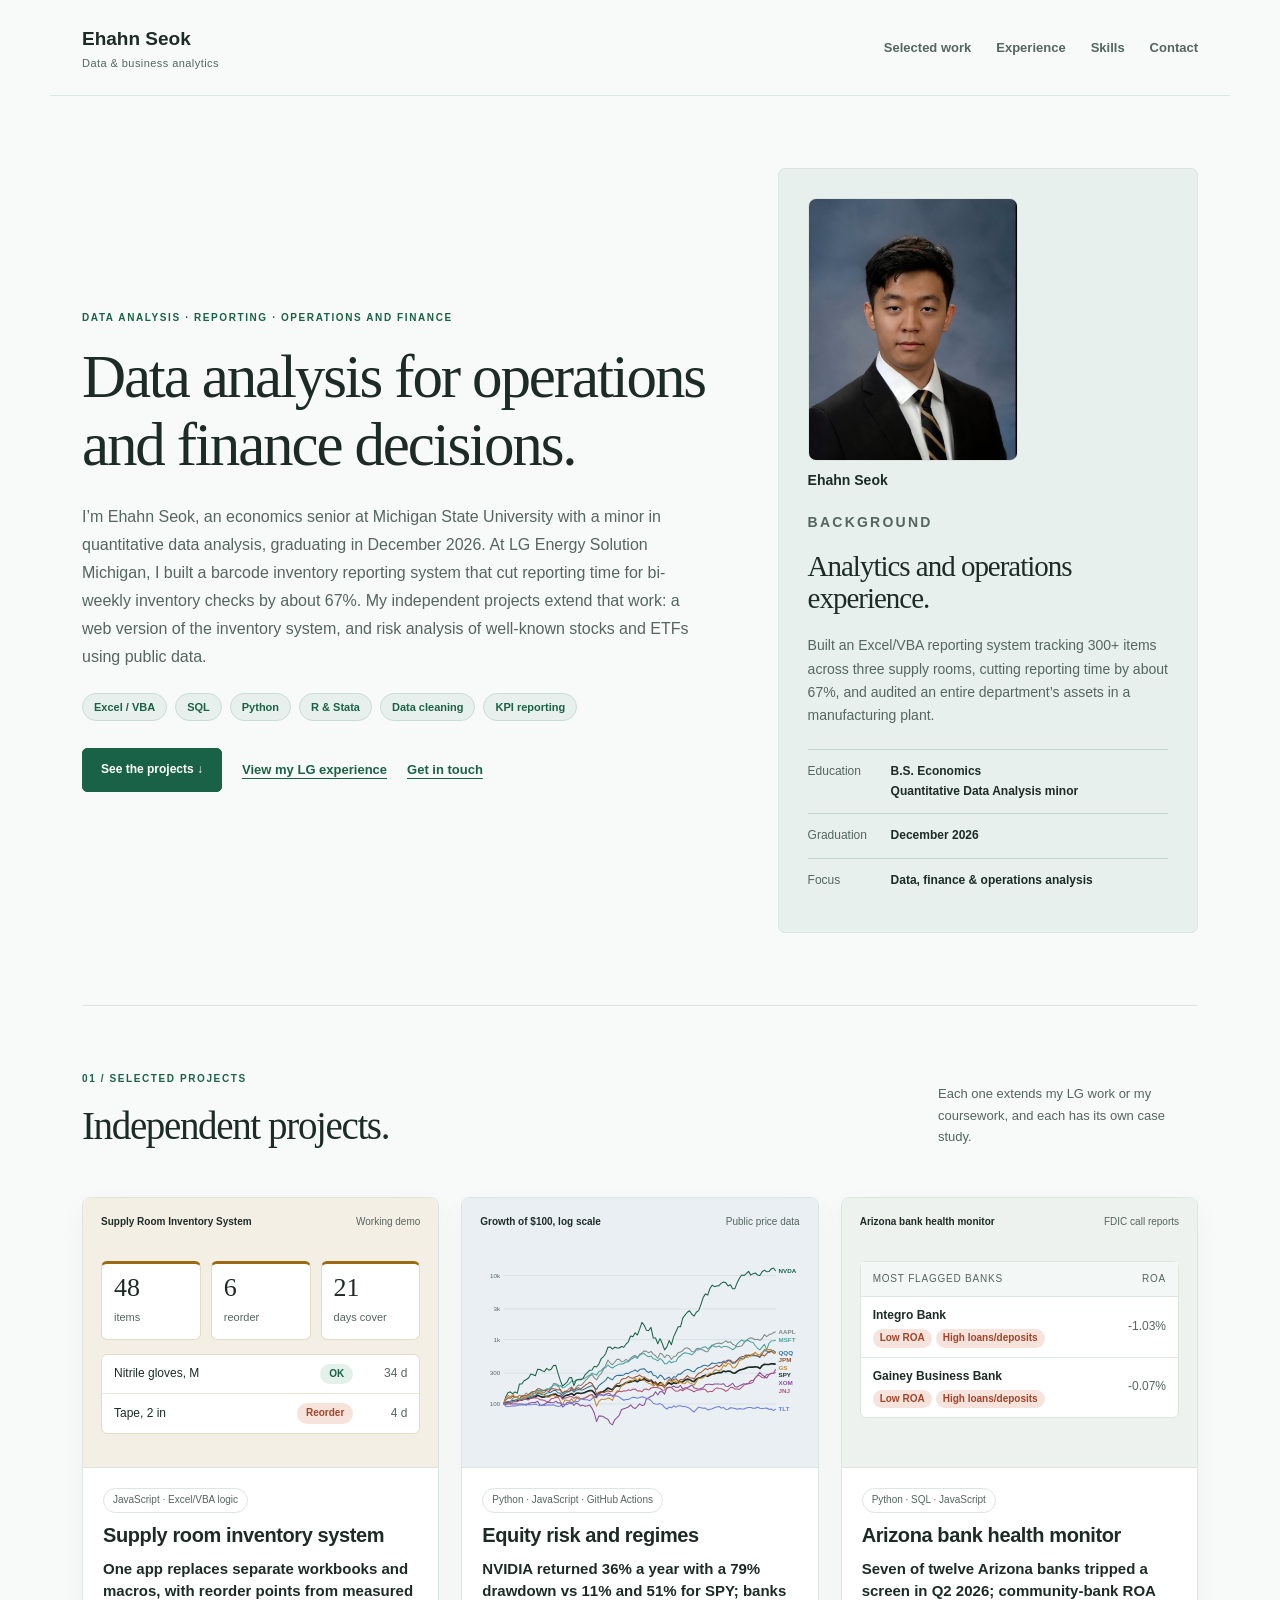
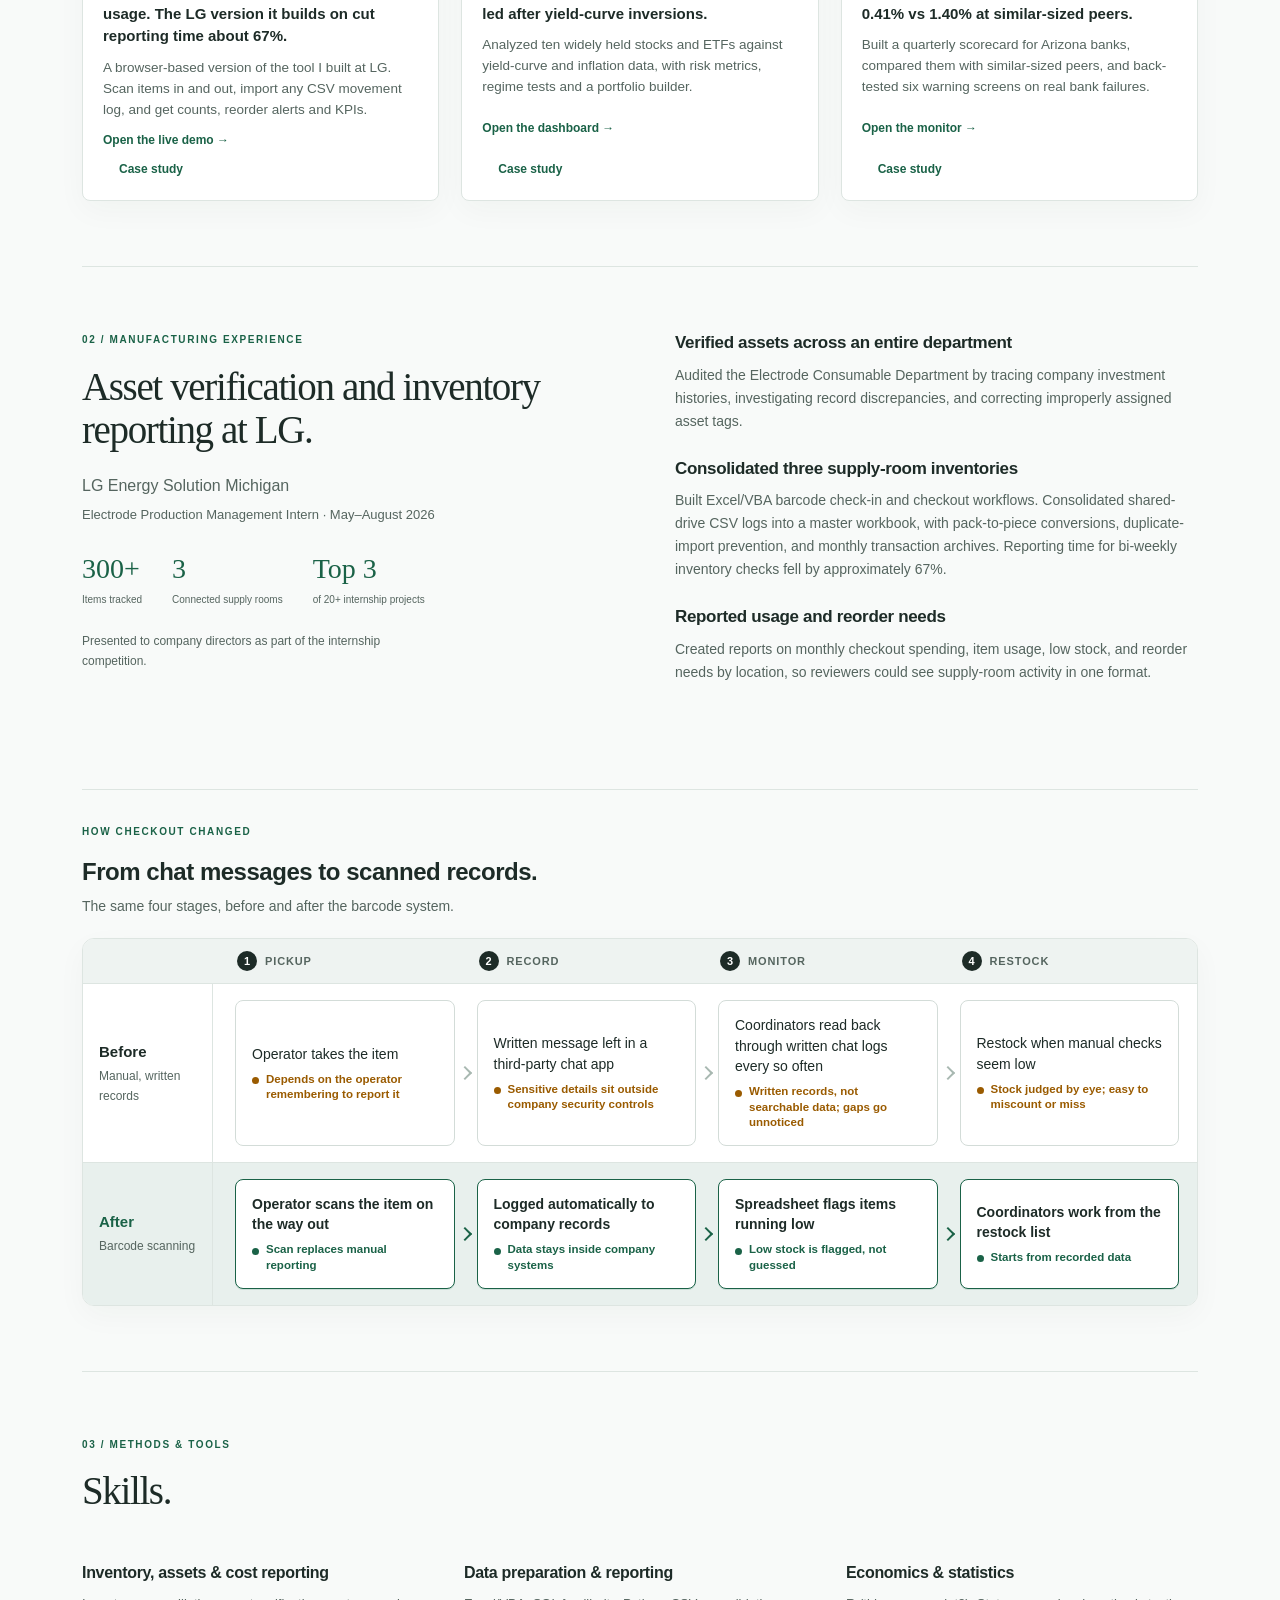
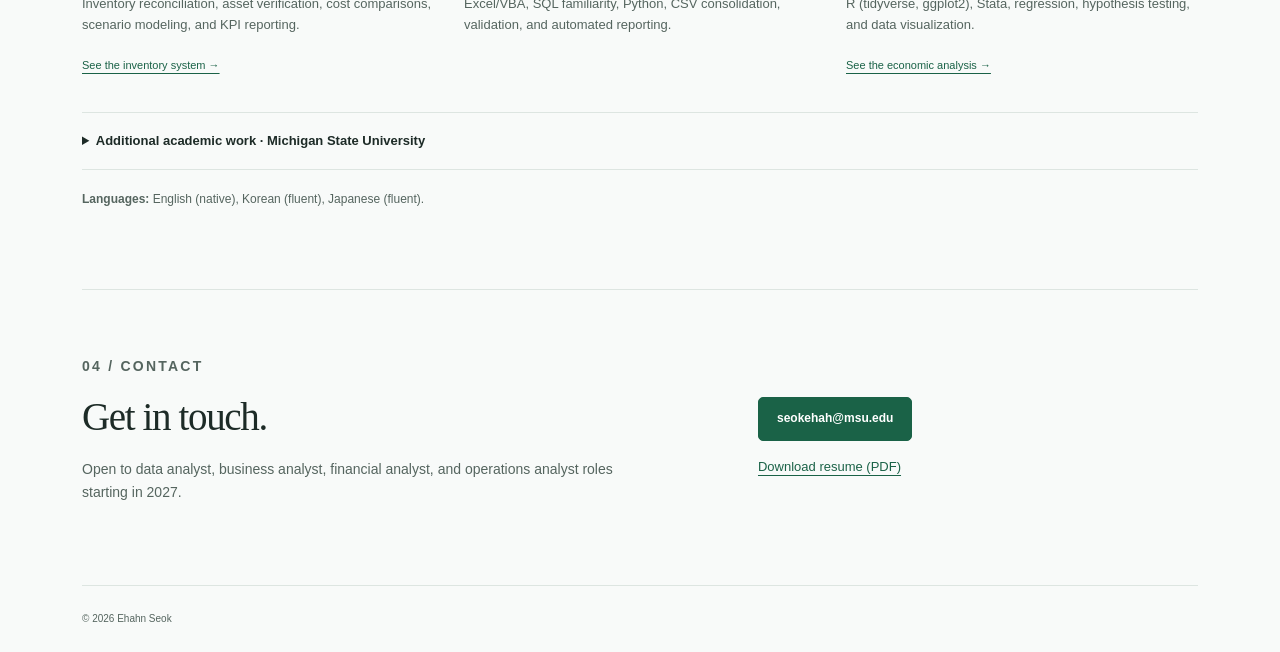
<file: index.html>
<!doctype html>
<html lang="en">
<head>
<meta charset="utf-8"><meta name="viewport" content="width=device-width, initial-scale=1">
<title>Ehahn Seok | Data & Business Analytics</title>
<meta name="description" content="Ehahn Seok’s data analysis portfolio: a barcode inventory reporting system, real public-data projects in SQL, Python and JavaScript, and documented economic research.">
<meta property="og:title" content="Ehahn Seok | Data & Business Analytics"><meta property="og:description" content="Inventory systems, bank health monitoring and equity risk analysis built with Excel/VBA, Python, JavaScript and public data.">
<link rel="stylesheet" href="style.css?v=pf10"><script src="findings.js?v=16" defer></script><script src="portfolio.js?v=13" defer></script>
<link rel="icon" href="favicon.ico?v=g9c7u4w3" type="image/x-icon">
<link rel="icon" type="image/png" sizes="32x32" href="favicon-32x32.png?v=g9c7u4w3">
<link rel="icon" type="image/png" sizes="16x16" href="favicon-16x16.png?v=g9c7u4w3">
<link rel="apple-touch-icon" sizes="180x180" href="apple-touch-icon.png?v=g9c7u4w3">
<link rel="manifest" href="site.webmanifest?v=g9c7u4w3">
<meta name="theme-color" content="#1a6247">
</head><body>
<a class="skip-link" href="#main">Skip to content</a>
<header class="site-header"><a class="brand" href="#top">Ehahn Seok<span>Data & business analytics</span></a><nav aria-label="Main navigation"><a href="#projects">Selected work</a><a href="#experience">Experience</a><a href="#skills">Skills</a><a href="#contact">Contact</a></nav></header>
<main id="main"><div id="top"></div>
<section class="hero"><div><p class="eyebrow">Data analysis · Reporting · Operations and finance</p><h1>Data analysis for operations and finance decisions.</h1><p class="lead">I’m Ehahn Seok, an economics senior at Michigan State University with a minor in quantitative data analysis, graduating in December 2026. At LG Energy Solution Michigan, I built a barcode inventory reporting system that cut reporting time for bi-weekly inventory checks by about 67%. My independent projects extend that work: a web version of the inventory system, and risk analysis of well-known stocks and ETFs using public data.</p><ul class="chips" aria-label="Core tools"><li>Excel / VBA</li><li>SQL</li><li>Python</li><li>R &amp; Stata</li><li>Data cleaning</li><li>KPI reporting</li></ul><div class="cta"><a class="btn primary" href="#projects">See the projects <span aria-hidden="true">↓</span></a><a class="text-link" href="#experience">View my LG experience</a><a class="text-link" href="mailto:seokehah@msu.edu">Get in touch</a></div></div><aside class="profile"><figure class="portrait-fig"><img class="portrait" src="assets/ehahn-seok.png" width="403" height="597" alt="Portrait of Ehahn Seok in a dark suit and striped tie" decoding="async"><figcaption><strong>Ehahn Seok</strong></figcaption></figure><p class="eyebrow">Background</p><h2>Analytics and operations experience.</h2><p>Built an Excel/VBA reporting system tracking 300+ items across three supply rooms, cutting reporting time by about 67%, and audited an entire department’s assets in a manufacturing plant.</p><dl><div><dt>Education</dt><dd>B.S. Economics<br>Quantitative Data Analysis minor</dd></div><div><dt>Graduation</dt><dd>December 2026</dd></div><div><dt>Focus</dt><dd>Data, finance & operations analysis</dd></div></dl></aside></section>
<section id="projects"><div class="section-heading"><div><p class="eyebrow">01 / Selected projects</p><h2>Independent projects.</h2></div><p>Each one extends my LG work or my coursework, and each has its own case study.</p></div>
<div class="pgrid">
<article class="pcard"><a class="pvis inv-visual" href="inventory-system.html" aria-label="Open the inventory system demo"><div class="visual-heading"><span>Supply Room Inventory System</span><span>Working demo</span></div><div class="inv-kpis"><div><b>48</b><small>items</small></div><div><b>6</b><small>reorder</small></div><div><b>21</b><small>days cover</small></div></div><div class="inv-rows"><div><span>Nitrile gloves, M</span><i class="p ok">OK</i><em>34 d</em></div><div><span>Tape, 2 in</span><i class="p bad">Reorder</i><em>4 d</em></div></div></a>
<div class="pbody"><span class="badge">JavaScript · Excel/VBA logic</span><h3>Supply room inventory system</h3><p class="presult">One app replaces separate workbooks and macros, with reorder points from measured usage. The LG version it builds on cut reporting time about 67%.</p><p class="pdesc">A browser-based version of the tool I built at LG. Scan items in and out, import any CSV movement log, and get counts, reorder alerts and KPIs.</p><a class="pmore" href="inventory-system.html">Open the live demo →</a> <a class="pmore" href="case-inventory.html" style="margin-left:16px">Case study</a></div></article>
<article class="pcard"><a class="pvis macro-visual" href="equity-risk.html" aria-label="Open the equity risk dashboard"><div class="visual-heading"><span>Growth of $100, log scale</span><span>Public price data</span></div><div id="macro-chart" class="macro-chart"><p>View the full time series in the project.</p></div></a>
<div class="pbody"><span class="badge">Python · JavaScript · GitHub Actions</span><h3>Equity risk and regimes</h3><p class="presult" id="eq-result">NVIDIA returned 36% a year with a 79% drawdown vs 11% and 51% for SPY; banks led after yield-curve inversions.</p><p class="pdesc">Analyzed ten widely held stocks and ETFs against yield-curve and inflation data, with risk metrics, regime tests and a portfolio builder.</p><a class="pmore" href="equity-risk.html">Open the dashboard →</a> <a class="pmore" href="case-equity.html" style="margin-left:16px">Case study</a></div></article>
<article class="pcard"><a class="pvis bank-visual" href="bank-monitor.html" aria-label="Open the bank health monitor"><div class="visual-heading"><span>Arizona bank health monitor</span><span>FDIC call reports</span></div><div id="bank-viz" class="asset-example"><div><span>01</span><strong>Pull quarterly call reports</strong><small>Arizona banks, similar-sized peers, ten largest banks</small></div><div><span>02</span><strong>Screen on six measures</strong><small>Profitability, margin, equity, loans, deposits, bad loans</small></div></div></a>
<div class="pbody"><span class="badge">Python · SQL · JavaScript</span><h3>Arizona bank health monitor</h3><p class="presult" id="bank-result">9 of 12 Arizona banks flagged; median ROA 0.58% vs 1.27% at the largest banks.</p><p class="pdesc">Built a quarterly scorecard for Arizona banks, compared them with similar-sized peers, and back-tested six warning screens on real bank failures.</p><a class="pmore" href="bank-monitor.html">Open the monitor →</a> <a class="pmore" href="case-bank.html" style="margin-left:16px">Case study</a></div></article>
</div></section>

<section id="experience" class="experience"><div><p class="eyebrow">02 / Manufacturing experience</p><h2>Asset verification and inventory reporting at LG.</h2><p class="lead">LG Energy Solution Michigan<br><span class="muted">Electrode Production Management Intern · May–August 2026</span></p><div class="proof"><div><strong>300+</strong><span>Items tracked</span></div><div><strong>3</strong><span>Connected supply rooms</span></div><div><strong>Top 3</strong><span>of 20+ internship projects</span></div></div><p class="note experience-context">Presented to company directors as part of the internship competition.</p></div><div class="experience-details"><article><h3>Verified assets across an entire department</h3><p>Audited the Electrode Consumable Department by tracing company investment histories, investigating record discrepancies, and correcting improperly assigned asset tags.</p></article><article><h3>Consolidated three supply-room inventories</h3><p>Built Excel/VBA barcode check-in and checkout workflows. Consolidated shared-drive CSV logs into a master workbook, with pack-to-piece conversions, duplicate-import prevention, and monthly transaction archives. Reporting time for bi-weekly inventory checks fell by approximately 67%.</p></article><article><h3>Reported usage and reorder needs</h3><p>Created reports on monthly checkout spending, item usage, low stock, and reorder needs by location, so reviewers could see supply-room activity in one format.</p></article></div><div class="flow"><div class="flow-head"><p class="eyebrow">How checkout changed</p><h3>From chat messages to scanned records.</h3><p class="flow-sub">The same four stages, before and after the barcode system.</p></div><div class="pf"><div class="pf-head" aria-hidden="true"><span></span><span><b>1</b>Pickup</span><span><b>2</b>Record</span><span><b>3</b>Monitor</span><span><b>4</b>Restock</span></div><div class="pf-row before"><div class="pf-label"><strong>Before</strong><span>Manual, written records</span></div><div class="pf-cell"><span class="pf-stage">Pickup</span><p>Operator takes the item</p><small class="pf-risk">Depends on the operator remembering to report it</small></div><div class="pf-cell"><span class="pf-stage">Record</span><p>Written message left in a third-party chat app</p><small class="pf-risk">Sensitive details sit outside company security controls</small></div><div class="pf-cell"><span class="pf-stage">Monitor</span><p>Coordinators read back through written chat logs every so often</p><small class="pf-risk">Written records, not searchable data; gaps go unnoticed</small></div><div class="pf-cell"><span class="pf-stage">Restock</span><p>Restock when manual checks seem low</p><small class="pf-risk">Stock judged by eye; easy to miscount or miss</small></div></div><div class="pf-row after"><div class="pf-label"><strong>After</strong><span>Barcode scanning</span></div><div class="pf-cell"><span class="pf-stage">Pickup</span><p>Operator scans the item on the way out</p><small class="pf-good">Scan replaces manual reporting</small></div><div class="pf-cell"><span class="pf-stage">Record</span><p>Logged automatically to company records</p><small class="pf-good">Data stays inside company systems</small></div><div class="pf-cell"><span class="pf-stage">Monitor</span><p>Spreadsheet flags items running low</p><small class="pf-good">Low stock is flagged, not guessed</small></div><div class="pf-cell"><span class="pf-stage">Restock</span><p>Coordinators work from the restock list</p><small class="pf-good">Starts from recorded data</small></div></div></div></div></section>
<section id="skills"><div class="section-heading"><div><p class="eyebrow">03 / Methods & tools</p><h2>Skills.</h2></div></div><div class="skills"><article><h3>Inventory, assets & cost reporting</h3><p>Inventory reconciliation, asset verification, cost comparisons, scenario modeling, and KPI reporting.</p><a href="inventory-system.html">See the inventory system →</a></article><article><h3>Data preparation & reporting</h3><p>Excel/VBA, SQL familiarity, Python, CSV consolidation, validation, and automated reporting.</p></article><article><h3>Economics & statistics</h3><p>R (tidyverse, ggplot2), Stata, regression, hypothesis testing, and data visualization.</p><a href="projects/macro-regimes/">See the economic analysis →</a></article></div>
<details class="coursework"><summary>Additional academic work · Michigan State University</summary><div><p><strong>Ames housing:</strong> Compared regression specifications using living area, lot size, garage capacity, and variable transformations.</p><p><strong>Corporate hotel spending:</strong> Examined differences by corporate customer, room type, and weekday.</p><p><strong>ACS commuting:</strong> Reshaped state-level estimates and visualized driving-versus-transit commute-time gaps.</p><p>These coursework projects involved cleaning and restructuring large datasets in R and Stata.</p></div></details><p class="languages"><strong>Languages:</strong> English (native), Korean (fluent), Japanese (fluent).</p></section>
<section id="contact" class="contact"><div><p class="eyebrow">04 / Contact</p><h2>Get in touch.</h2><p>Open to data analyst, business analyst, financial analyst, and operations analyst roles starting in 2027.</p></div><div class="contact-links"><a class="btn primary" href="mailto:seokehah@msu.edu">seokehah@msu.edu</a><a href="resume.pdf">Download resume (PDF)</a></div></section>
</main><footer><span>© 2026 Ehahn Seok</span></footer></body></html>
</file>
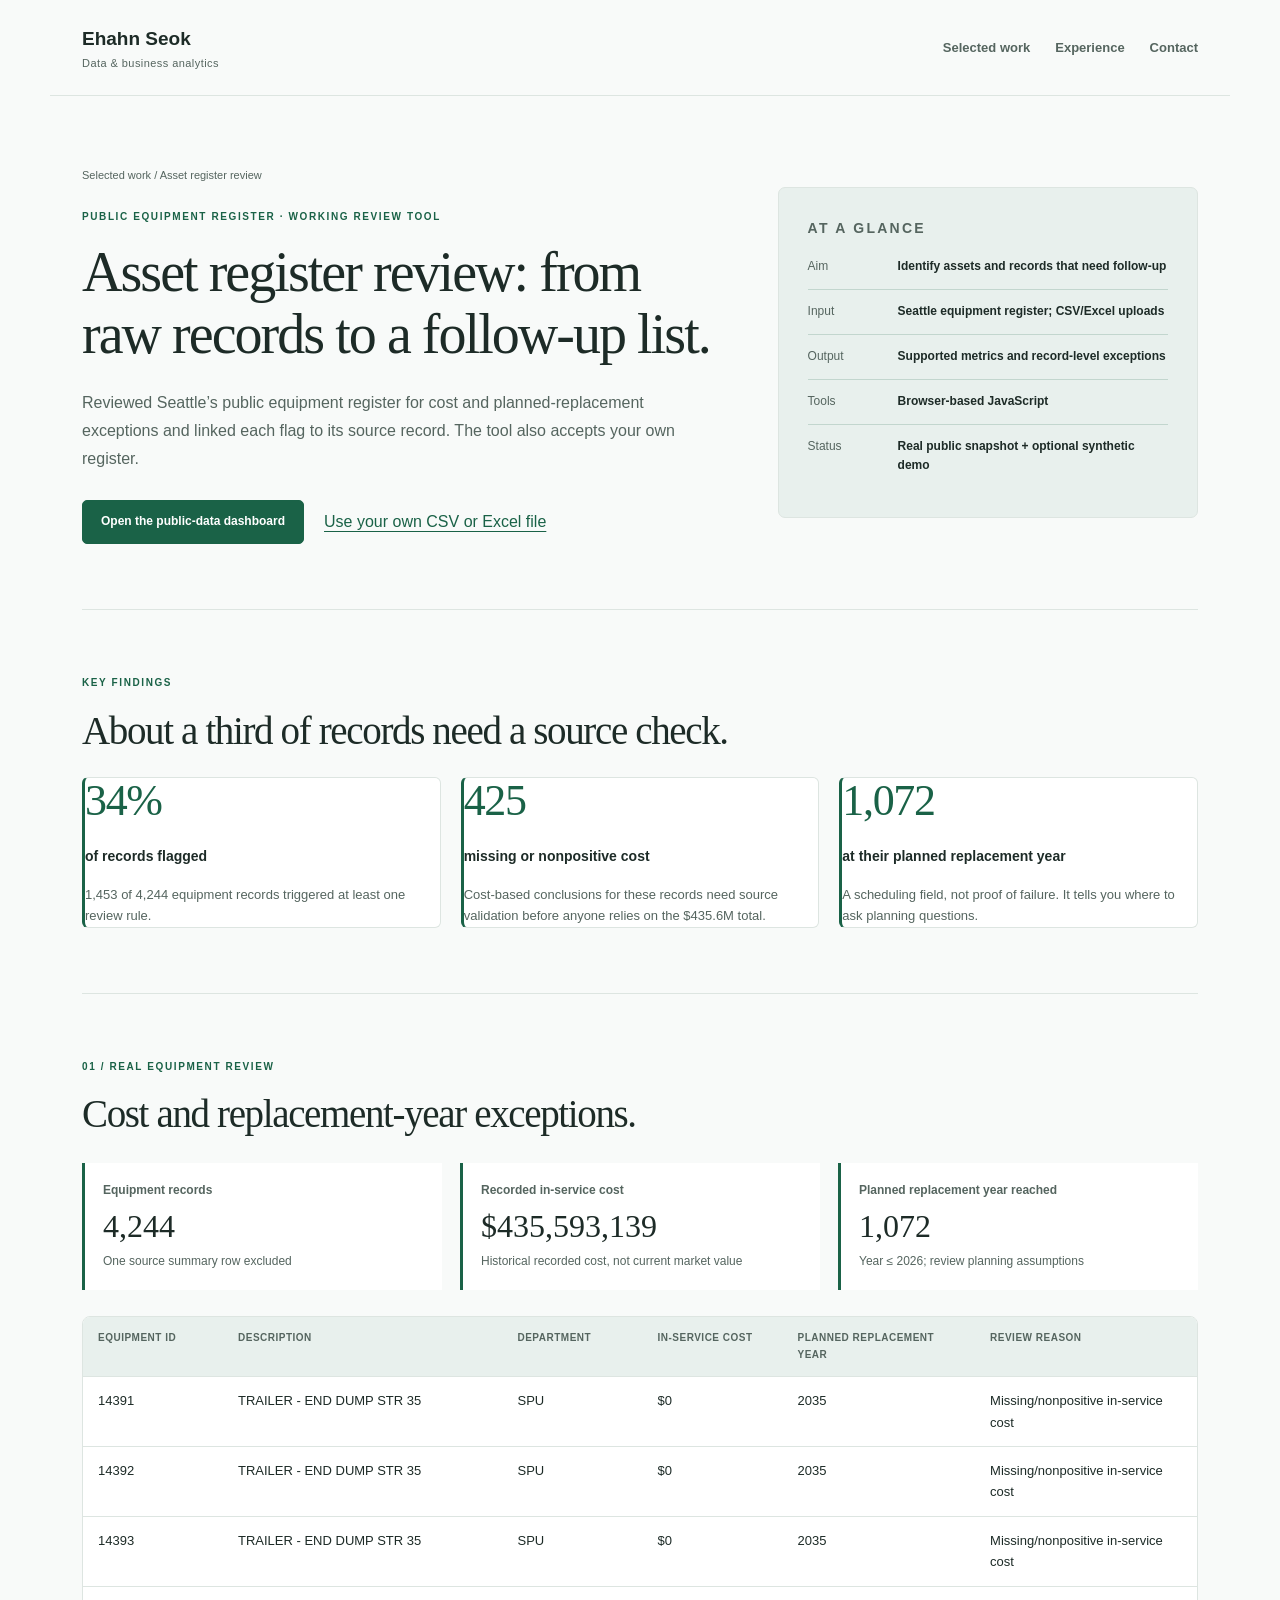
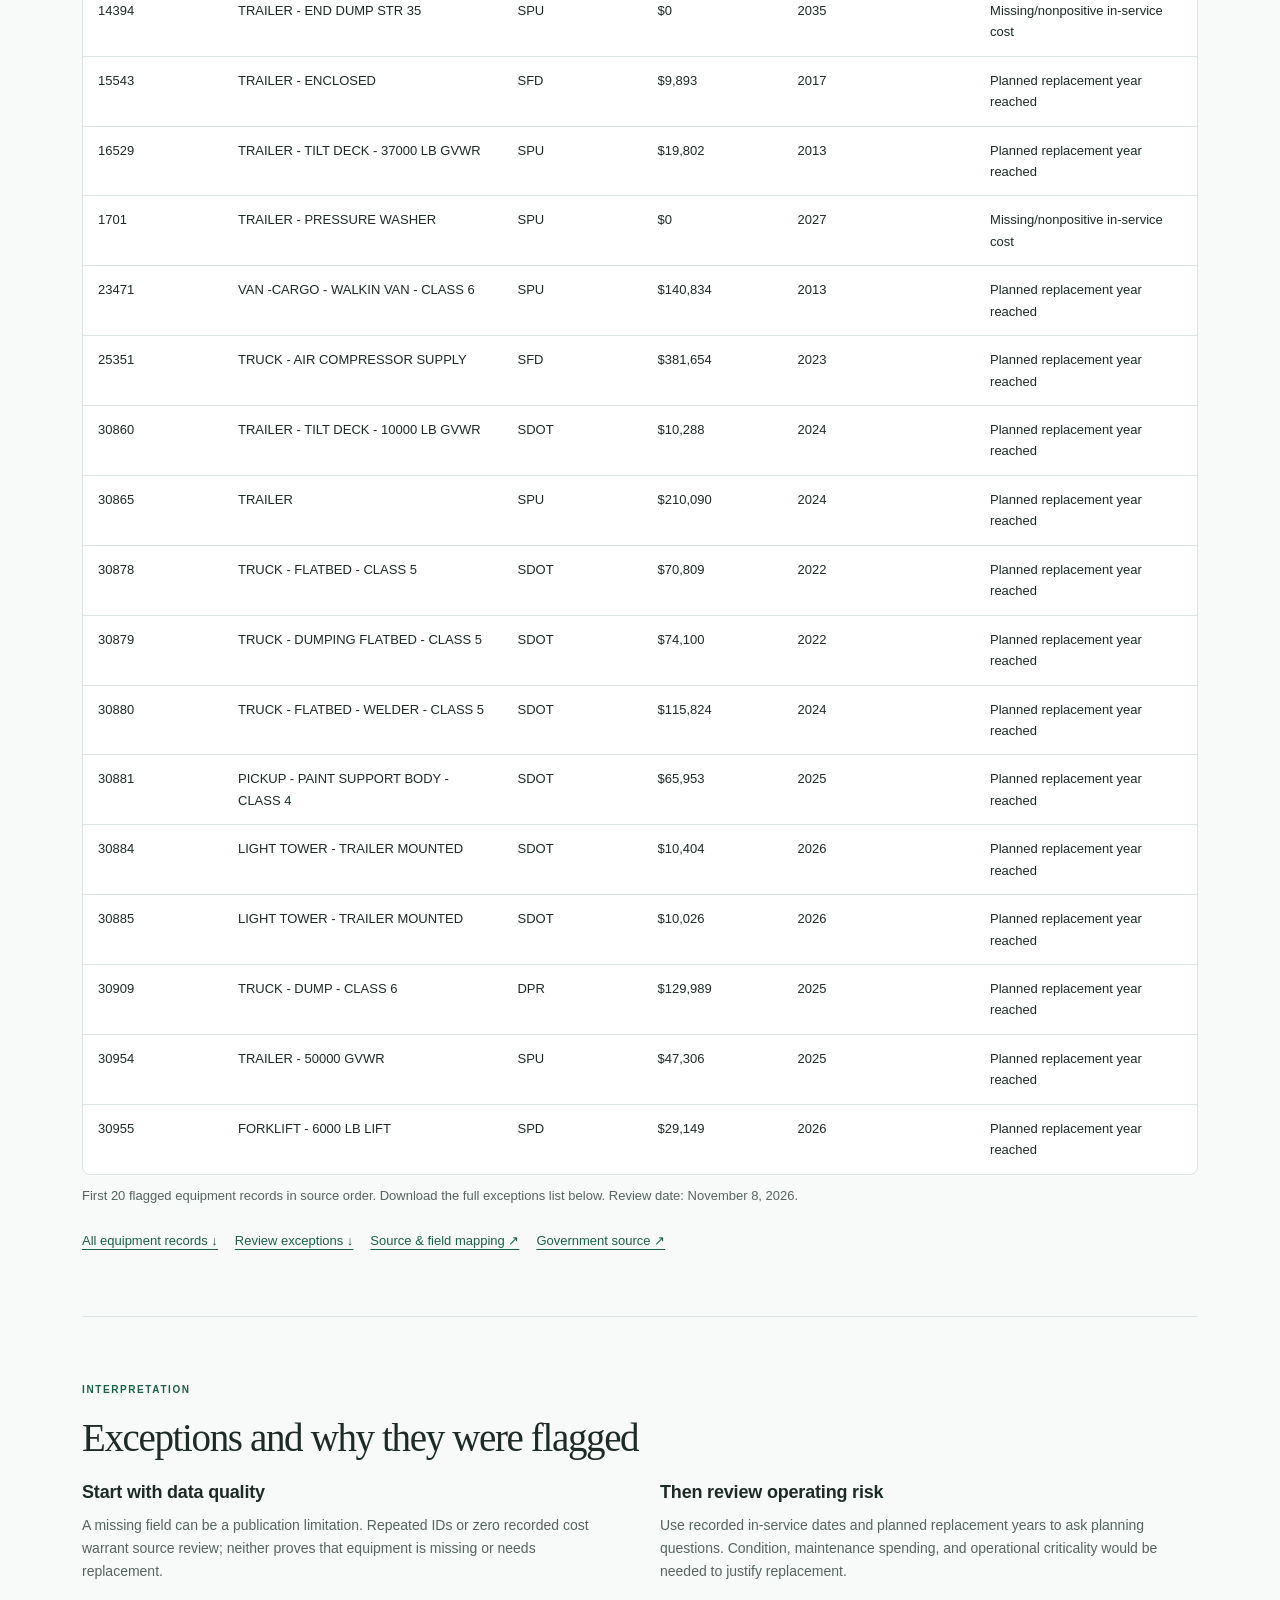
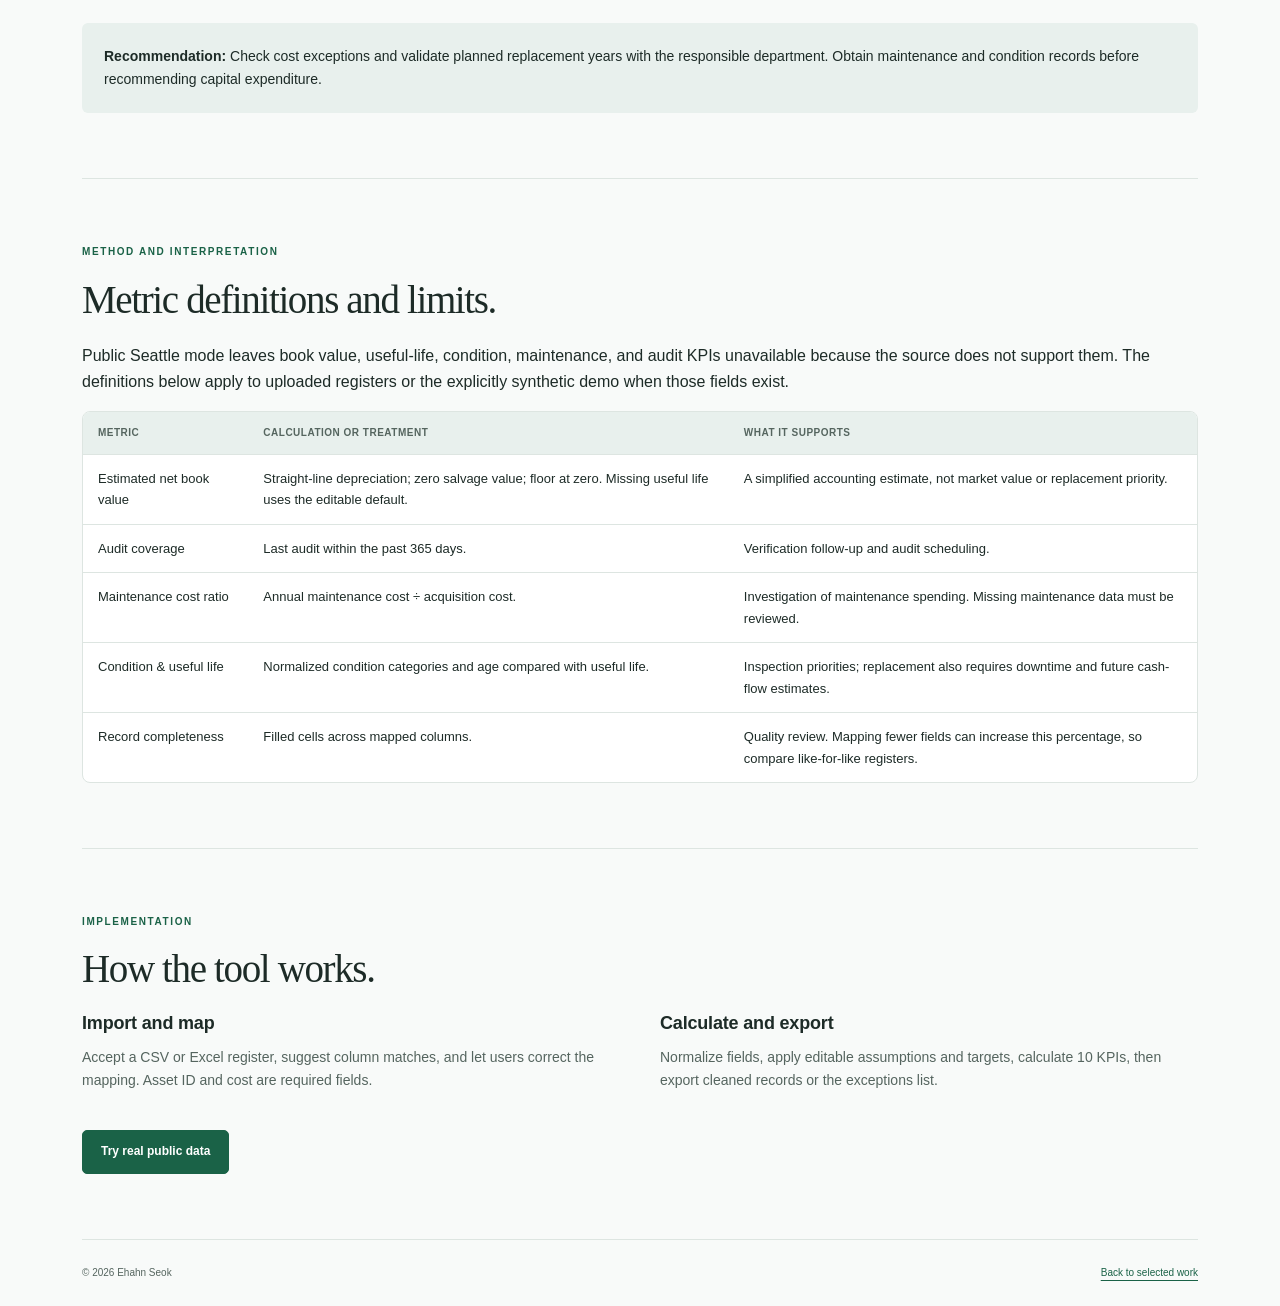
<file: projects/asset-analysis/index.html>
<!doctype html><html lang="en"><head><meta charset="utf-8"><meta name="viewport" content="width=device-width, initial-scale=1"><title>Asset Register Review | Ehahn Seok</title><meta name="description" content="A case study of asset-register validation, estimated book value, audit coverage and maintenance review."><link rel="stylesheet" href="../../style.css"><link rel="stylesheet" href="../../case-studies.css"><link rel="icon" href="../../favicon.ico?v=g9c7u4w3" type="image/x-icon">
<link rel="icon" type="image/png" sizes="32x32" href="../../favicon-32x32.png?v=g9c7u4w3">
<link rel="icon" type="image/png" sizes="16x16" href="../../favicon-16x16.png?v=g9c7u4w3">
<link rel="apple-touch-icon" sizes="180x180" href="../../apple-touch-icon.png?v=g9c7u4w3">
<link rel="manifest" href="../../site.webmanifest?v=g9c7u4w3">
<meta name="theme-color" content="#1a6247">
<script src="public-assets.js" defer></script><link rel="stylesheet" href="../purchasing/project.css"></head><body class="case-page asset-case"><a class="skip-link" href="#case-main">Skip to content</a><header class="site-header"><a class="brand" href="../../index.html">Ehahn Seok<span>Data & business analytics</span></a><nav aria-label="Main navigation"><a href="../../index.html#projects">Selected work</a><a href="../../index.html#experience">Experience</a><a href="../../index.html#contact">Contact</a></nav></header><main id="case-main"><section class="case-hero"><div><a class="breadcrumb" href="../../index.html#projects">Selected work / Asset register review</a><p class="eyebrow">Public equipment register · Working review tool</p><h1>Asset register review: from raw records to a follow-up list.</h1><p class="lead">Reviewed Seattle’s public equipment register for cost and planned-replacement exceptions and linked each flag to its source record. The tool also accepts your own register.</p><div class="cta"><a class="btn primary" href="../../asset-dashboard.html?source=seattle">Open the public-data dashboard</a><a href="../../asset-dashboard.html">Use your own CSV or Excel file</a></div></div><aside class="profile case-summary"><p class="eyebrow">At a glance</p><dl><div><dt>Aim</dt><dd>Identify assets and records that need follow-up</dd></div><div><dt>Input</dt><dd>Seattle equipment register; CSV/Excel uploads</dd></div><div><dt>Output</dt><dd>Supported metrics and record-level exceptions</dd></div><div><dt>Tools</dt><dd>Browser-based JavaScript</dd></div><div><dt>Status</dt><dd>Real public snapshot + optional synthetic demo</dd></div></dl></aside></section>
<section class="key-findings" id="key-findings"><p class="eyebrow">Key findings</p><h2>About a third of records need a source check.</h2><div class="kf-grid"><div class="kf"><strong>34%</strong><span>of records flagged</span><p>1,453 of 4,244 equipment records triggered at least one review rule.</p></div><div class="kf"><strong>425</strong><span>missing or nonpositive cost</span><p>Cost-based conclusions for these records need source validation before anyone relies on the $435.6M total.</p></div><div class="kf"><strong>1,072</strong><span>at their planned replacement year</span><p>A scheduling field, not proof of failure. It tells you where to ask planning questions.</p></div></div></section>
<section><p class="eyebrow">01 / Real equipment review</p><h2>Cost and replacement-year exceptions.</h2><div id="fleet-metrics" class="metrics" aria-live="polite"></div><div class="table-scroll"><table><thead><tr><th>Equipment ID</th><th>Description</th><th>Department</th><th>In-service cost</th><th>Planned replacement year</th><th>Review reason</th></tr></thead><tbody id="fleet-rows"></tbody></table></div><p class="caption">First 20 flagged equipment records in source order. Download the full exceptions list below. Review date: November 8, 2026.</p><div class="project-links"><a href="data/seattle_assets.csv" download>All equipment records ↓</a><a href="data/seattle_exceptions.csv" download>Review exceptions ↓</a><a href="PUBLIC_DATA.md">Source & field mapping ↗</a><a href="https://data.seattle.gov/City-Administration/Active-Fleet-Complement/enxu-fgzb">Government source ↗</a></div></section><section><p class="eyebrow">Interpretation</p><h2>Exceptions and why they were flagged</h2><div class="case-grid"><article><h3>Start with data quality</h3><p>A missing field can be a publication limitation. Repeated IDs or zero recorded cost warrant source review; neither proves that equipment is missing or needs replacement.</p></article><article><h3>Then review operating risk</h3><p>Use recorded in-service dates and planned replacement years to ask planning questions. Condition, maintenance spending, and operational criticality would be needed to justify replacement.</p></article></div><div class="case-note"><strong>Recommendation:</strong> Check cost exceptions and validate planned replacement years with the responsible department. Obtain maintenance and condition records before recommending capital expenditure.</div></section>
<section><p class="eyebrow">Method and interpretation</p><h2>Metric definitions and limits.</h2><p>Public Seattle mode leaves book value, useful-life, condition, maintenance, and audit KPIs unavailable because the source does not support them. The definitions below apply to uploaded registers or the explicitly synthetic demo when those fields exist.</p><div class="table-scroll"><table><thead><tr><th>Metric</th><th>Calculation or treatment</th><th>What it supports</th></tr></thead><tbody><tr><td>Estimated net book value</td><td>Straight-line depreciation; zero salvage value; floor at zero. Missing useful life uses the editable default.</td><td>A simplified accounting estimate, not market value or replacement priority.</td></tr><tr><td>Audit coverage</td><td>Last audit within the past 365 days.</td><td>Verification follow-up and audit scheduling.</td></tr><tr><td>Maintenance cost ratio</td><td>Annual maintenance cost ÷ acquisition cost.</td><td>Investigation of maintenance spending. Missing maintenance data must be reviewed.</td></tr><tr><td>Condition & useful life</td><td>Normalized condition categories and age compared with useful life.</td><td>Inspection priorities; replacement also requires downtime and future cash-flow estimates.</td></tr><tr><td>Record completeness</td><td>Filled cells across mapped columns.</td><td>Quality review. Mapping fewer fields can increase this percentage, so compare like-for-like registers.</td></tr></tbody></table></div></section>
<section><p class="eyebrow">Implementation</p><h2>How the tool works.</h2><div class="case-grid"><article><h3>Import and map</h3><p>Accept a CSV or Excel register, suggest column matches, and let users correct the mapping. Asset ID and cost are required fields.</p></article><article><h3>Calculate and export</h3><p>Normalize fields, apply editable assumptions and targets, calculate 10 KPIs, then export cleaned records or the exceptions list.</p></article></div><div class="project-links"><a class="btn primary" href="../../asset-dashboard.html?source=seattle">Try real public data</a></div></section></main><footer><span>© 2026 Ehahn Seok</span><a href="../../index.html#projects">Back to selected work</a></footer></body></html>
</file>
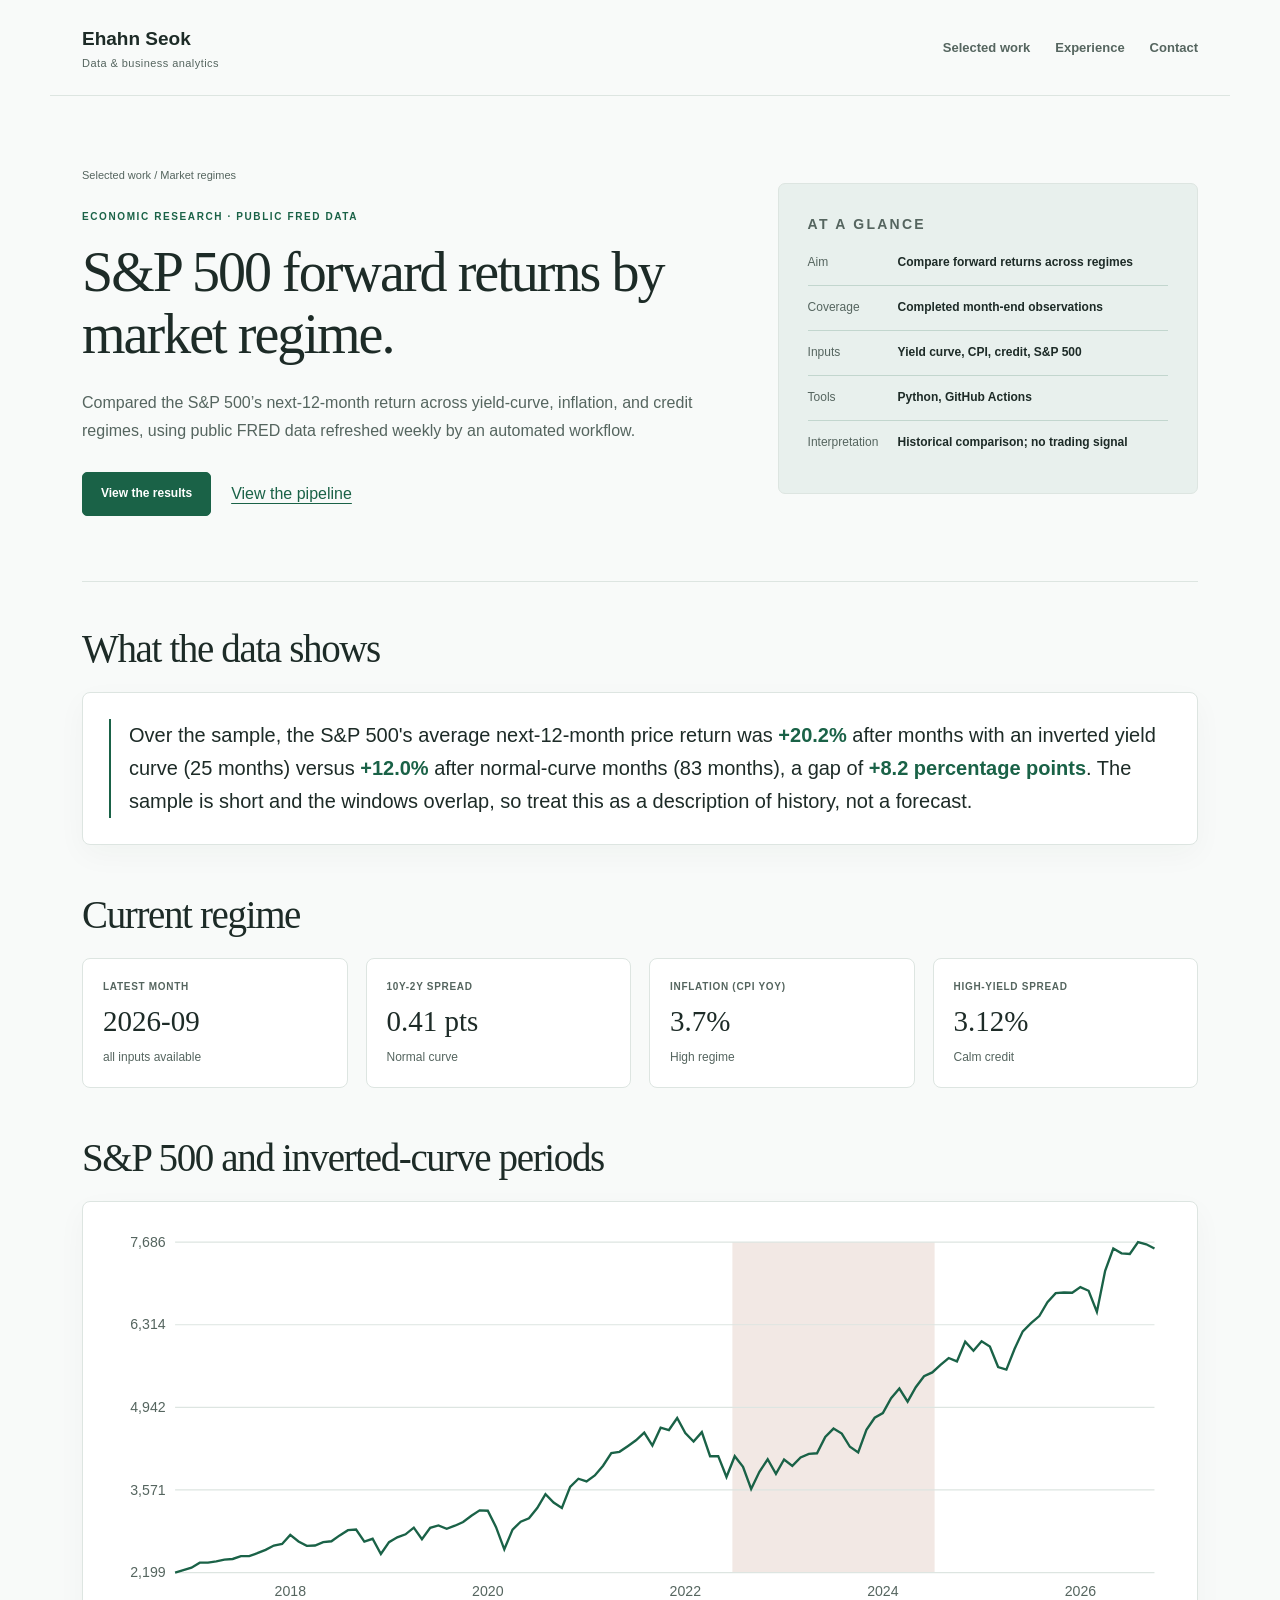
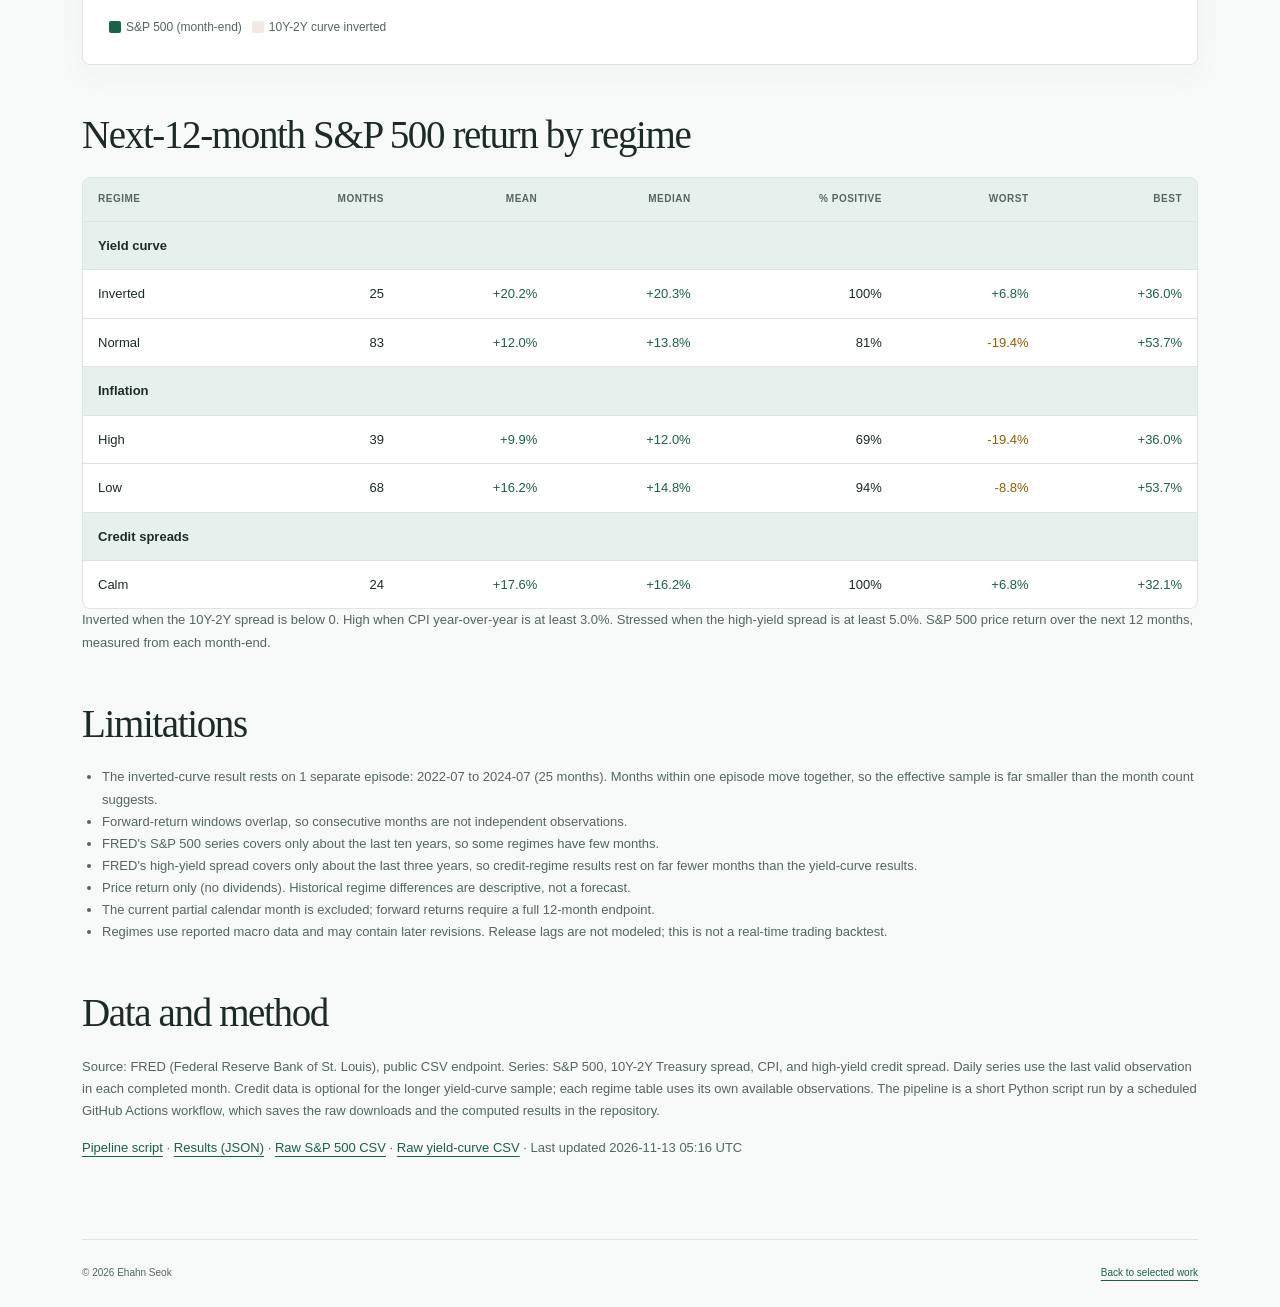
<file: projects/macro-regimes/index.html>
<!doctype html>
<html lang="en">
<head>
<meta charset="utf-8">
<meta name="viewport" content="width=device-width, initial-scale=1">
<title>Market Regimes and Forward Returns | Ehahn Seok</title>
<meta name="description" content="How have S&P 500 returns differed across yield-curve, inflation, and credit regimes? Built from public FRED data that refreshes automatically.">
<link rel="stylesheet" href="../../style.css"><link rel="stylesheet" href="../../case-studies.css">
<link rel="icon" href="../../favicon.ico?v=g9c7u4w3" type="image/x-icon">
<link rel="icon" type="image/png" sizes="32x32" href="../../favicon-32x32.png?v=g9c7u4w3">
<link rel="icon" type="image/png" sizes="16x16" href="../../favicon-16x16.png?v=g9c7u4w3">
<link rel="apple-touch-icon" sizes="180x180" href="../../apple-touch-icon.png?v=g9c7u4w3">
<link rel="manifest" href="../../site.webmanifest?v=g9c7u4w3">
<meta name="theme-color" content="#1a6247">
</head>
<body class="case-page macro-case">
<a class="skip-link" href="#case-main">Skip to content</a><header class="site-header"><a class="brand" href="../../index.html">Ehahn Seok<span>Data & business analytics</span></a><nav aria-label="Main navigation"><a href="../../index.html#projects">Selected work</a><a href="../../index.html#experience">Experience</a><a href="../../index.html#contact">Contact</a></nav></header><main id="case-main"><section class="case-hero"><div><a class="breadcrumb" href="../../index.html#projects">Selected work / Market regimes</a><p class="eyebrow">Economic research · Public FRED data</p><h1>S&amp;P 500 forward returns by market regime.</h1><p class="lead">Compared the S&amp;P 500’s next-12-month return across yield-curve, inflation, and credit regimes, using public FRED data refreshed weekly by an automated workflow.</p><div class="cta"><a class="btn primary" href="#research-results">View the results</a><a href="../../scripts/fetch_macro.py">View the pipeline</a></div></div><aside class="profile case-summary"><p class="eyebrow">At a glance</p><dl><div><dt>Aim</dt><dd>Compare forward returns across regimes</dd></div><div><dt>Coverage</dt><dd>Completed month-end observations</dd></div><div><dt>Inputs</dt><dd>Yield curve, CPI, credit, S&amp;P 500</dd></div><div><dt>Tools</dt><dd>Python, GitHub Actions</dd></div><div><dt>Interpretation</dt><dd>Historical comparison; no trading signal</dd></div></dl></aside></section><section id="research-results" class="case-body"><div id="banner" class="banner hidden"></div>
<div id="empty" class="panel hidden" style="margin-top:20px"></div>

<div id="content" class="hidden">

  
  

  <h2>What the data shows</h2>
  <div class="panel"><p id="finding" class="finding"></p></div>

  <h2>Current regime</h2>
  <div id="kpis" class="kpis"></div>

  <h2>S&amp;P 500 and inverted-curve periods</h2>
  <div class="panel">
    <div id="chart"></div>
    <div class="legend"><i style="background:var(--line)"></i>S&amp;P 500 (month-end) &nbsp; <i style="background:var(--shade)"></i>10Y-2Y curve inverted</div>
  </div>

  <h2>Next-12-month S&amp;P 500 return by regime</h2>
  <div class="tablewrap"><table id="stats"></table></div>
  <p class="small" id="defs"></p>

  <h2>Limitations</h2>
  <ul class="notes" id="caveats"></ul>

  <h2>Data and method</h2>
  <p class="small">Source: <span id="source"></span>. Series: S&amp;P 500, 10Y-2Y Treasury spread, CPI, and high-yield credit spread. Daily series use the last valid observation in each completed month. Credit data is optional for the longer yield-curve sample; each regime table uses its own available observations. The pipeline is a short Python script run by a scheduled GitHub Actions workflow, which saves the raw downloads and the computed results in the repository.</p>
  <p class="small">
    <a href="../../scripts/fetch_macro.py">Pipeline script</a> &middot;
    <a href="../../data/macro_results.json">Results (JSON)</a> &middot;
    <a href="../../data/raw/SP500.csv">Raw S&amp;P 500 CSV</a> &middot;
    <a href="../../data/raw/T10Y2Y.csv">Raw yield-curve CSV</a>
    <span id="updated"></span>
  </p>
</div>
</section></main><footer><span>© 2026 Ehahn Seok</span><a href="../../index.html#projects">Back to selected work</a></footer>
<script>
"use strict";
const $ = id => document.getElementById(id);
const esc = s => String(s ?? "").replace(/[&<>"']/g, c => ({"&":"&amp;","<":"&lt;",">":"&gt;",'"':"&quot;","'":"&#39;"}[c]));
const pct = (v, d = 1) => v == null ? "n/a" : (v > 0 ? "+" : "") + v.toFixed(d) + "%";
const cls = v => v == null ? "" : v >= 0 ? "pos" : "neg";

async function loadMacro(){
  const local = "../../data/macro_results.json";
  const source = location.hostname.endsWith("github.io") ? "https://raw.githubusercontent.com/eseok0517/eseok0517.github.io/main/data/macro_results.json" : local;
  try { const r = await fetch(source, {cache:"no-store"}); if (!r.ok) throw new Error(r.status); return r; }
  catch(e) { return fetch(local); }
}
loadMacro()
  .then(r => { if (!r.ok) throw new Error(r.status); return r.json(); })
  .then(render)
  .catch(() => {
    $("empty").classList.remove("hidden");
    $("empty").innerHTML = "<strong>No data yet.</strong> The results file hasn't been generated. In the repository, open the <em>Actions</em> tab, choose <em>Update data</em>, and click <em>Run workflow</em>. This page fills in after the run finishes.";
  });

function render(d){
  if (d.synthetic){
    $("banner").classList.remove("hidden");
    $("banner").textContent = "Test data: these numbers come from a synthetic test file, not FRED. They are for checking the page only.";
  }
  const rows = d.monthly;
  const byRegime = (list, name) => list.find(x => x.regime === name);
  const inv = byRegime(d.stats.curve_regime, "Inverted"), norm = byRegime(d.stats.curve_regime, "Normal");
  let text = "Not enough data to compare regimes yet.";
  if (inv && norm){
    const diff = inv.mean_fwd12 - norm.mean_fwd12;
    text = `Over the sample, the S&P 500's average next-12-month price return was <b>${pct(inv.mean_fwd12)}</b> after months with an inverted yield curve (${inv.months} months) versus <b>${pct(norm.mean_fwd12)}</b> after normal-curve months (${norm.months} months), a gap of <b>${diff > 0 ? "+" : ""}${diff.toFixed(1)} percentage points</b>. The sample is short and the windows overlap, so treat this as a description of history, not a forecast.`;
  }
  $("finding").innerHTML = text;

  const L = d.latest;
  $("kpis").innerHTML = [
    ["Latest month", L.month, "all inputs available"],
    ["10Y-2Y spread", L.curve.toFixed(2) + " pts", L.curve_regime + " curve"],
    ["Inflation (CPI YoY)", L.cpi_yoy == null ? "n/a" : L.cpi_yoy.toFixed(1) + "%", (L.inflation_regime || "n/a") + " regime"],
    ["High-yield spread", L.hy_spread == null ? "n/a" : L.hy_spread.toFixed(2) + "%", (L.credit_regime || "no data") + " credit"]
  ].map(([l, v, s]) => `<div class="kpi"><div class="l">${l}</div><div class="v">${v}</div><div class="s">${s}</div></div>`).join("");

  drawChart(d.monthly);

  const groups = [["Yield curve", d.stats.curve_regime], ["Inflation", d.stats.inflation_regime], ["Credit spreads", d.stats.credit_regime]];
  let html = "<thead><tr><th>Regime</th><th>Months</th><th>Mean</th><th>Median</th><th>% positive</th><th>Worst</th><th>Best</th></tr></thead><tbody>";
  groups.forEach(([g, list]) => {
    html += `<tr class="grp"><td colspan="7">${g}</td></tr>`;
    list.forEach(r => { html += `<tr><td>${esc(r.regime)}</td><td>${r.months}</td><td class="${cls(r.mean_fwd12)}">${pct(r.mean_fwd12)}</td><td class="${cls(r.median_fwd12)}">${pct(r.median_fwd12)}</td><td>${r.pct_positive.toFixed(0)}%</td><td class="${cls(r.worst_fwd12)}">${pct(r.worst_fwd12)}</td><td class="${cls(r.best_fwd12)}">${pct(r.best_fwd12)}</td></tr>`; });
  });
  $("stats").innerHTML = html + "</tbody>";
  $("defs").innerHTML = Object.values(d.definitions).map(esc).join(". ") + ".";
  const mi = ym => +ym.slice(0, 4) * 12 + +ym.slice(5, 7);
  const episodes = [];
  rows.forEach(r => {
    if (r.curve_regime !== "Inverted" || r.fwd12_return == null) return;
    const last = episodes[episodes.length - 1];
    if (last && mi(r.month) === mi(last.end) + 1) { last.end = r.month; last.n++; }
    else episodes.push({start: r.month, end: r.month, n: 1});
  });
  const extra = [];
  if (episodes.length){
    const list = episodes.map(e => `${e.start} to ${e.end} (${e.n} months)`).join("; ");
    extra.push(`The inverted-curve result rests on ${episodes.length} separate episode${episodes.length === 1 ? "" : "s"}: ${list}. Months within one episode move together, so the effective sample is far smaller than the month count suggests.`);
  }
  $("caveats").innerHTML = extra.concat(d.caveats).map(c => `<li>${esc(c)}</li>`).join("");
  $("source").textContent = d.source;
  $("updated").textContent = " · Last updated " + d.generated_utc + " UTC";
  $("content").classList.remove("hidden");
}

function drawChart(rows){
  const W = 900, H = 320, m = {l: 56, r: 14, t: 12, b: 28};
  const pts = rows.filter(r => r.sp500 != null);
  const n = pts.length, xs = i => m.l + (W - m.l - m.r) * i / (n - 1);
  const lo = Math.min(...pts.map(p => p.sp500)), hi = Math.max(...pts.map(p => p.sp500));
  const ys = v => H - m.b - (H - m.t - m.b) * (v - lo) / (hi - lo || 1);
  let svg = `<svg viewBox="0 0 ${W} ${H}" role="img" aria-label="S&P 500 month-end level with inverted yield-curve periods shaded">`;
  let start = null;
  pts.forEach((p, i) => {
    const inv = p.curve_regime === "Inverted";
    if (inv && start === null) start = i;
    if ((!inv || i === n - 1) && start !== null){
      const end = inv ? i : i - 1;
      svg += `<rect x="${xs(start) - 2}" y="${m.t}" width="${Math.max(4, xs(end) - xs(start) + 4)}" height="${H - m.t - m.b}" fill="var(--shade)"/>`;
      start = null;
    }
  });
  for (let k = 0; k <= 4; k++){
    const v = lo + (hi - lo) * k / 4, y = ys(v);
    svg += `<line x1="${m.l}" x2="${W - m.r}" y1="${y}" y2="${y}" stroke="var(--border)"/><text x="${m.l - 8}" y="${y + 4}" text-anchor="end" font-size="12" fill="var(--muted)">${Math.round(v).toLocaleString()}</text>`;
  }
  pts.forEach((p, i) => { if (p.month.endsWith("-01") && +p.month.slice(0, 4) % 2 === 0) svg += `<text x="${xs(i)}" y="${H - 8}" text-anchor="middle" font-size="12" fill="var(--muted)">${p.month.slice(0, 4)}</text>`; });
  svg += `<polyline fill="none" stroke="var(--line)" stroke-width="2" points="${pts.map((p, i) => xs(i).toFixed(1) + "," + ys(p.sp500).toFixed(1)).join(" ")}"/></svg>`;
  $("chart").innerHTML = svg;
}
</script>
</body>
</html>
</file>
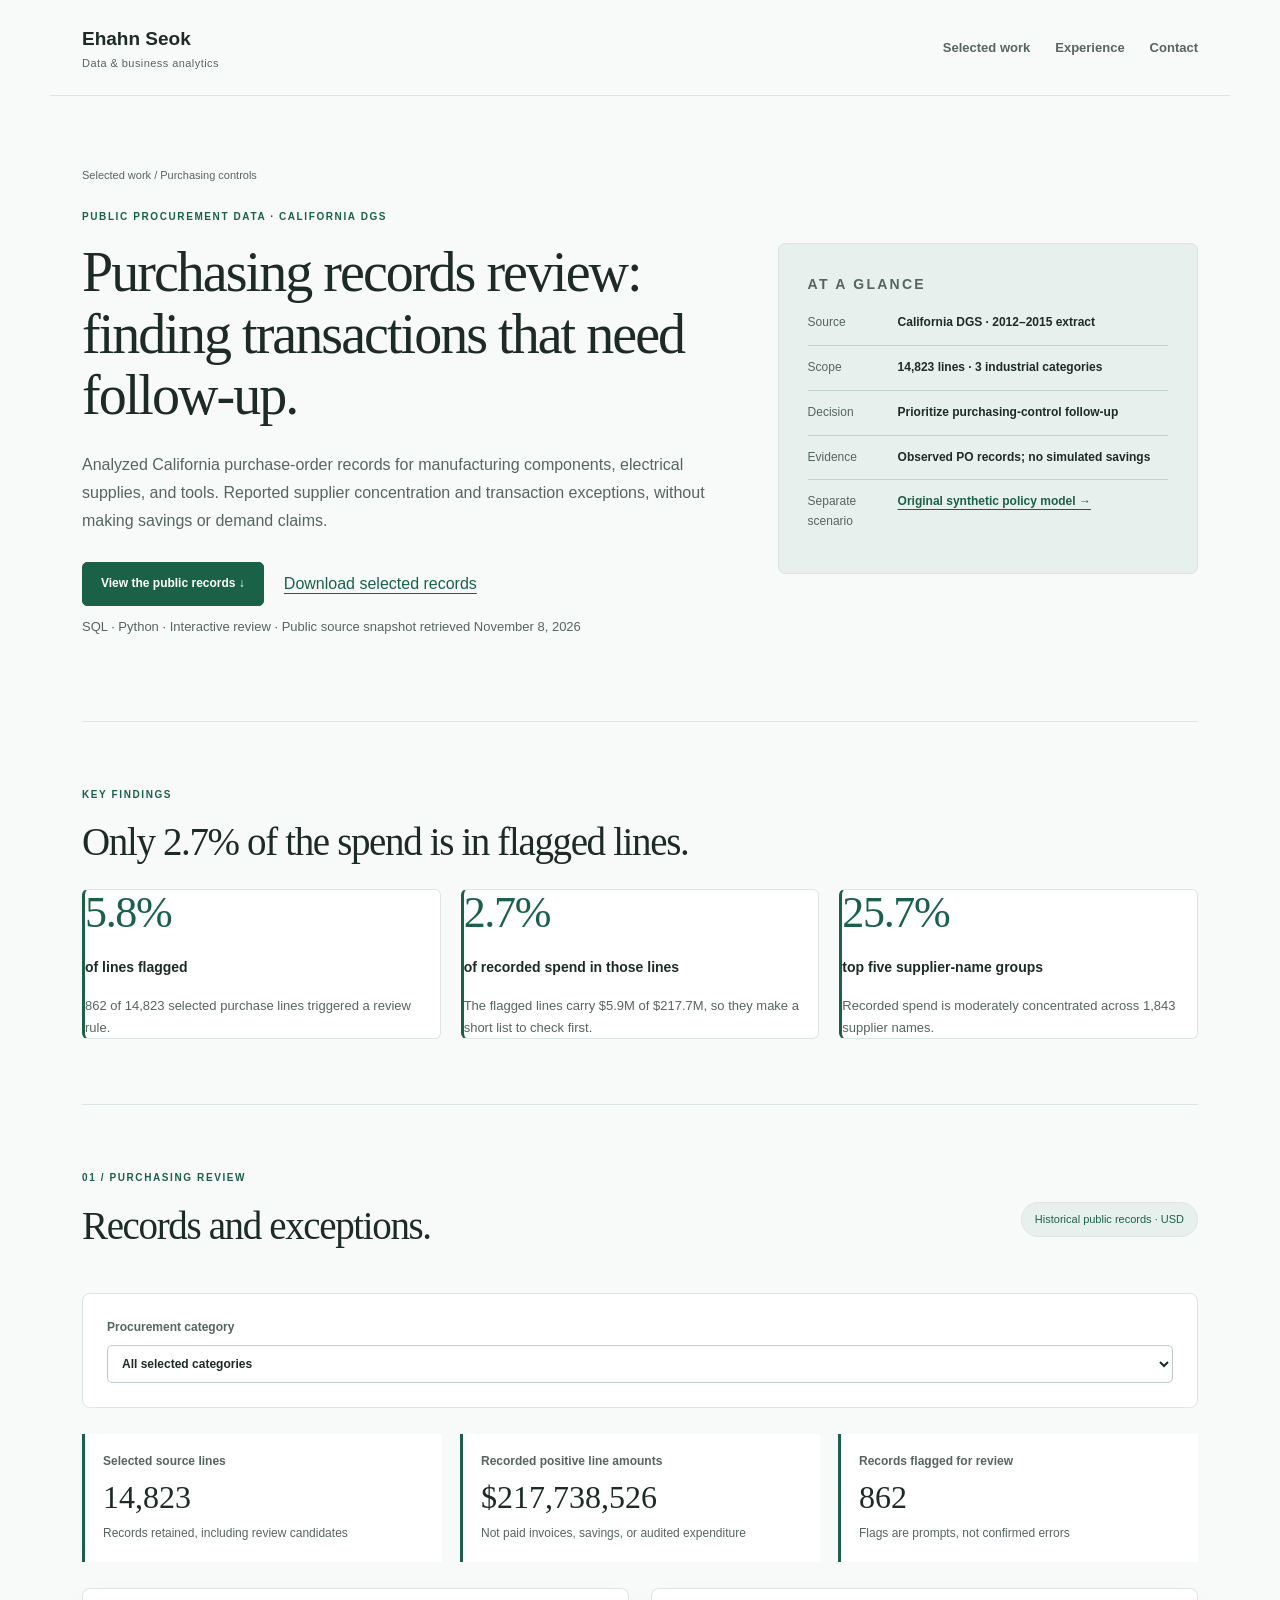
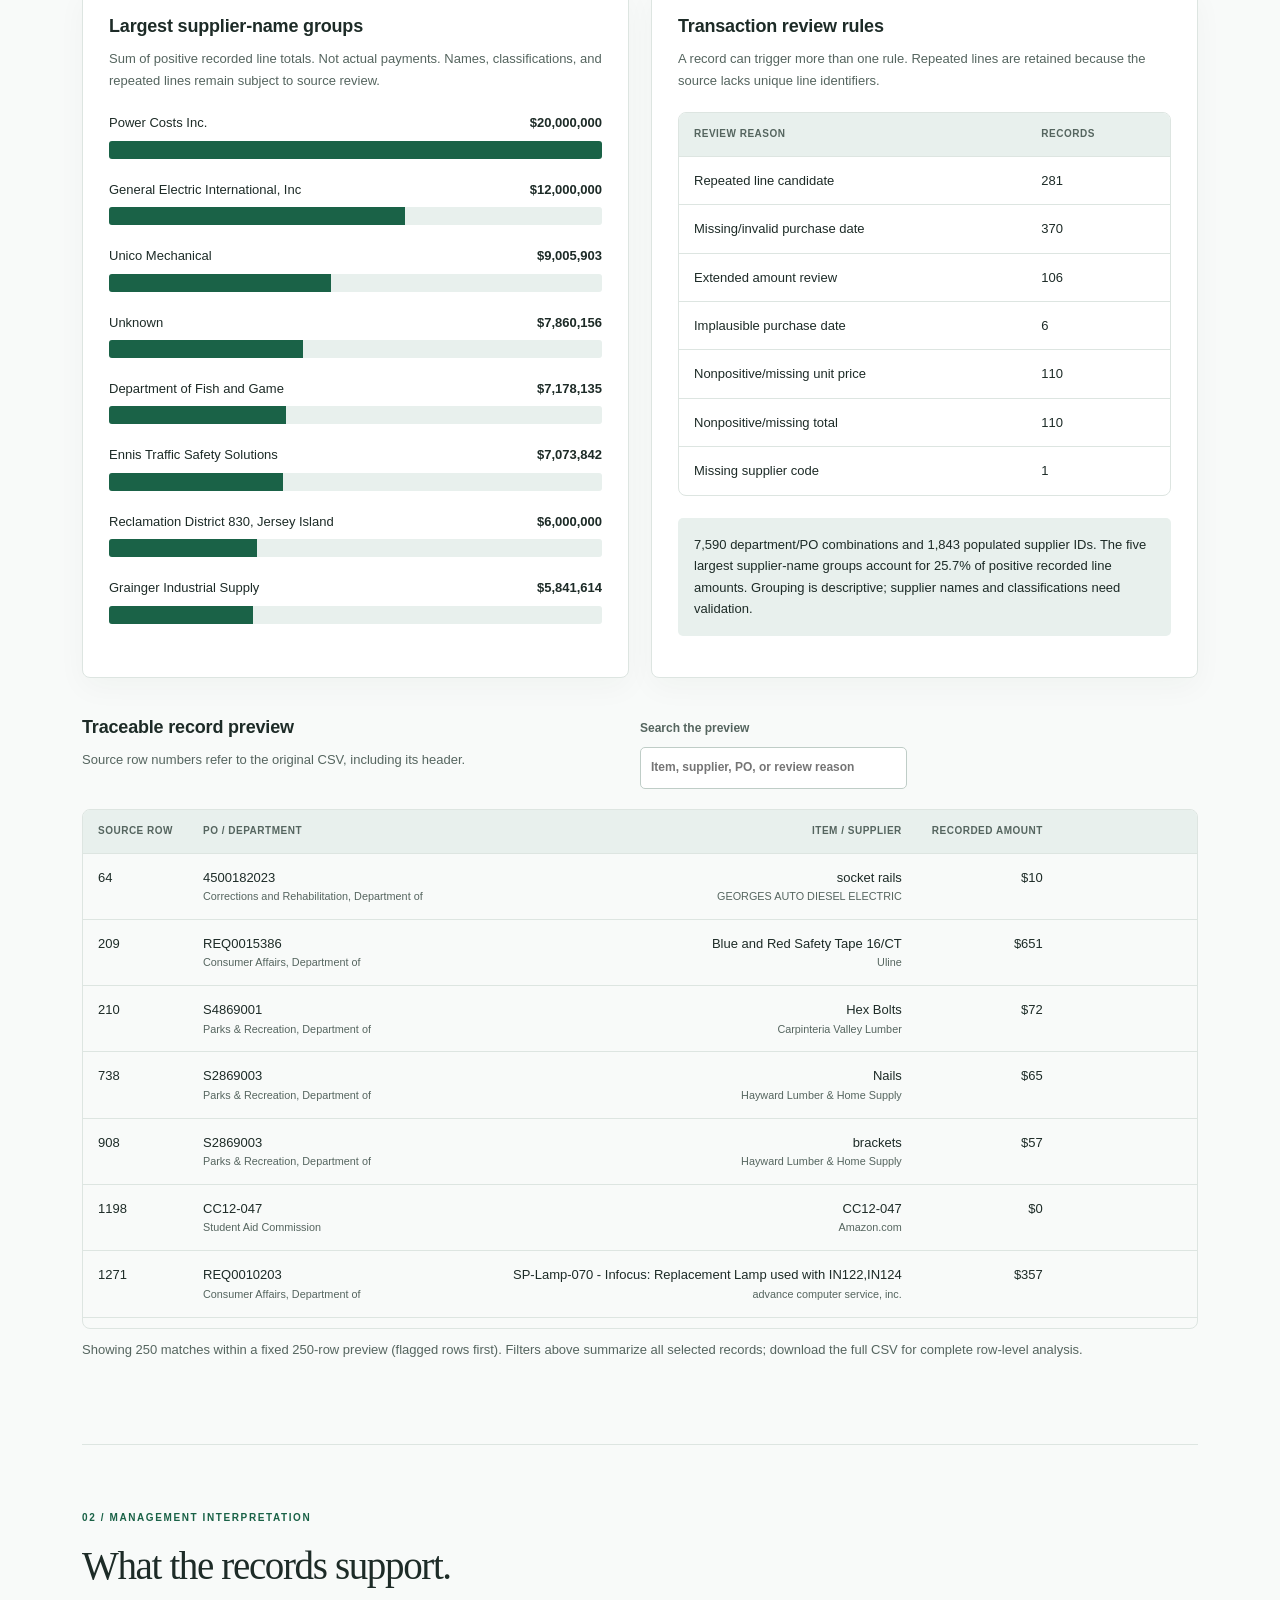
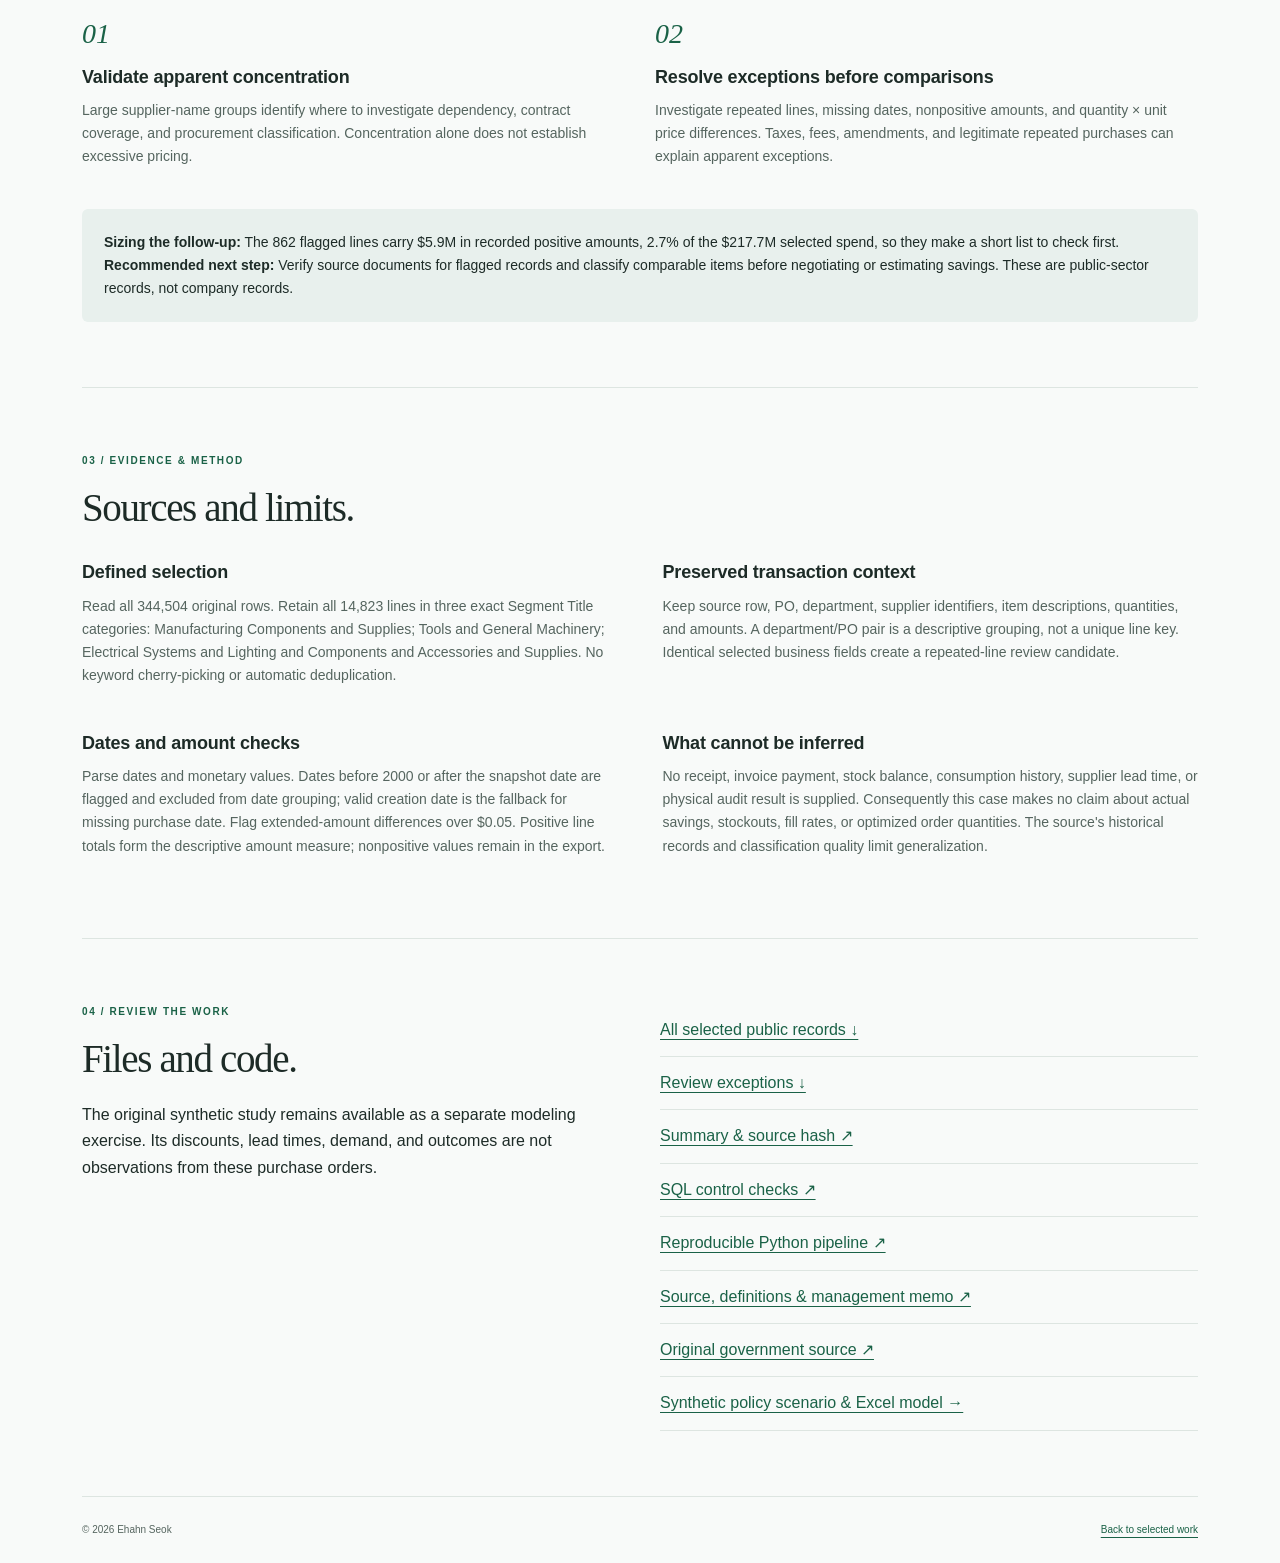
<file: projects/purchasing/index.html>
<!doctype html><html lang="en"><head><meta charset="utf-8"><meta name="viewport" content="width=device-width, initial-scale=1"><title>Purchasing Strategy | Ehahn Seok</title><meta name="description" content="Real public purchase-order analysis of industrial supplies, supplier concentration, and transaction-review exceptions."><link rel="stylesheet" href="../../style.css"><link rel="stylesheet" href="project.css"><link rel="stylesheet" href="../../case-studies.css"><script src="public-dashboard.js" defer></script><link rel="icon" href="../../favicon.ico?v=g9c7u4w3" type="image/x-icon">
<link rel="icon" type="image/png" sizes="32x32" href="../../favicon-32x32.png?v=g9c7u4w3">
<link rel="icon" type="image/png" sizes="16x16" href="../../favicon-16x16.png?v=g9c7u4w3">
<link rel="apple-touch-icon" sizes="180x180" href="../../apple-touch-icon.png?v=g9c7u4w3">
<link rel="manifest" href="../../site.webmanifest?v=g9c7u4w3">
<meta name="theme-color" content="#1a6247">
</head><body class="case-page purchasing-case">
<a class="skip-link" href="#case-main">Skip to content</a><header class="site-header"><a class="brand" href="../../index.html">Ehahn Seok<span>Data & business analytics</span></a><nav aria-label="Main navigation"><a href="../../index.html#projects">Selected work</a><a href="../../index.html#experience">Experience</a><a href="../../index.html#contact">Contact</a></nav></header>
<main id="case-main">
<section class="case-hero"><div><a class="breadcrumb" href="../../index.html#projects">Selected work / Purchasing controls</a><p class="eyebrow">Public procurement data · California DGS</p><h1>Purchasing records review: finding transactions that need follow-up.</h1><p class="lead">Analyzed California purchase-order records for manufacturing components, electrical supplies, and tools. Reported supplier concentration and transaction exceptions, without making savings or demand claims.</p><div class="cta"><a class="btn primary" href="#workspace-title">View the public records ↓</a><a href="data/public/purchase_records.csv" download>Download selected records</a></div><p class="caption">SQL · Python · Interactive review · Public source snapshot retrieved November 8, 2026</p></div><aside class="profile case-summary"><p class="eyebrow">At a glance</p><dl><div><dt>Source</dt><dd>California DGS · 2012–2015 extract</dd></div><div><dt>Scope</dt><dd>14,823 lines · 3 industrial categories</dd></div><div><dt>Decision</dt><dd>Prioritize purchasing-control follow-up</dd></div><div><dt>Evidence</dt><dd>Observed PO records; no simulated savings</dd></div><div><dt>Separate scenario</dt><dd><a href="scenario.html">Original synthetic policy model →</a></dd></div></dl></aside></section>
<section class="key-findings" id="key-findings"><p class="eyebrow">Key findings</p><h2>Only 2.7% of the spend is in flagged lines.</h2><div class="kf-grid"><div class="kf"><strong>5.8%</strong><span>of lines flagged</span><p>862 of 14,823 selected purchase lines triggered a review rule.</p></div><div class="kf"><strong>2.7%</strong><span>of recorded spend in those lines</span><p>The flagged lines carry $5.9M of $217.7M, so they make a short list to check first.</p></div><div class="kf"><strong>25.7%</strong><span>top five supplier-name groups</span><p>Recorded spend is moderately concentrated across 1,843 supplier names.</p></div></div></section>
<section class="workspace" aria-labelledby="workspace-title"><div class="section-head"><div><p class="eyebrow">01 / Purchasing review</p><h2 id="workspace-title">Records and exceptions.</h2></div><span class="pill">Historical public records · USD</span></div>
<div class="controls" style="grid-template-columns:1fr"><label>Procurement category<select id="category"><option value="All">All selected categories</option></select></label></div>
<div id="public-metrics" class="metrics" aria-live="polite"></div><p id="public-error" role="alert"></p>
<div class="panels"><article class="panel"><h3>Largest supplier-name groups</h3><p class="caption">Sum of positive recorded line totals. Not actual payments. Names, classifications, and repeated lines remain subject to source review.</p><div id="supplier-chart"></div></article><article class="panel"><h3>Transaction review rules</h3><p class="caption">A record can trigger more than one rule. Repeated lines are retained because the source lacks unique line identifiers.</p><div class="table-wrap"><table><thead><tr><th>Review reason</th><th>Records</th></tr></thead><tbody id="flag-counts"></tbody></table></div><p id="public-insight" class="insight"></p></article></div>
<div class="table-head"><div><h3>Traceable record preview</h3><p class="caption">Source row numbers refer to the original CSV, including its header.</p></div><label>Search the preview<input id="public-search" type="search" placeholder="Item, supplier, PO, or review reason"></label></div><div class="table-wrap"><table><thead><tr><th>Source row</th><th>PO / department</th><th>Item / supplier</th><th>Recorded amount</th><th>Review reason</th></tr></thead><tbody id="public-rows"></tbody></table></div><p id="public-count" class="caption"></p><noscript>Download the CSVs below to inspect the records without JavaScript.</noscript></section>
<section><p class="eyebrow">02 / Management interpretation</p><h2>What the records support.</h2><div class="findings"><article><span>01</span><h3>Validate apparent concentration</h3><p>Large supplier-name groups identify where to investigate dependency, contract coverage, and procurement classification. Concentration alone does not establish excessive pricing.</p></article><article><span>02</span><h3>Resolve exceptions before comparisons</h3><p>Investigate repeated lines, missing dates, nonpositive amounts, and quantity × unit price differences. Taxes, fees, amendments, and legitimate repeated purchases can explain apparent exceptions.</p></article></div><div class="case-note"><strong>Sizing the follow-up:</strong> The 862 flagged lines carry $5.9M in recorded positive amounts, 2.7% of the $217.7M selected spend, so they make a short list to check first. <strong>Recommended next step:</strong> Verify source documents for flagged records and classify comparable items before negotiating or estimating savings. These are public-sector records, not company records.</div></section>
<section><p class="eyebrow">03 / Evidence & method</p><h2>Sources and limits.</h2><div class="method-grid"><article><h3>Defined selection</h3><p>Read all 344,504 original rows. Retain all 14,823 lines in three exact Segment Title categories: Manufacturing Components and Supplies; Tools and General Machinery; Electrical Systems and Lighting and Components and Accessories and Supplies. No keyword cherry-picking or automatic deduplication.</p></article><article><h3>Preserved transaction context</h3><p>Keep source row, PO, department, supplier identifiers, item descriptions, quantities, and amounts. A department/PO pair is a descriptive grouping, not a unique line key. Identical selected business fields create a repeated-line review candidate.</p></article><article><h3>Dates and amount checks</h3><p>Parse dates and monetary values. Dates before 2000 or after the snapshot date are flagged and excluded from date grouping; valid creation date is the fallback for missing purchase date. Flag extended-amount differences over $0.05. Positive line totals form the descriptive amount measure; nonpositive values remain in the export.</p></article><article><h3>What cannot be inferred</h3><p>No receipt, invoice payment, stock balance, consumption history, supplier lead time, or physical audit result is supplied. Consequently this case makes no claim about actual savings, stockouts, fill rates, or optimized order quantities. The source's historical records and classification quality limit generalization.</p></article></div></section>
<section class="downloads"><div><p class="eyebrow">04 / Review the work</p><h2>Files and code.</h2><p>The original synthetic study remains available as a separate modeling exercise. Its discounts, lead times, demand, and outcomes are not observations from these purchase orders.</p></div><div class="download-links"><a href="data/public/purchase_records.csv" download>All selected public records ↓</a><a href="data/public/review_exceptions.csv" download>Review exceptions ↓</a><a href="data/public/summary.json">Summary & source hash ↗</a><a href="sql/public_procurement.sql">SQL control checks ↗</a><a href="../../scripts/build_public_cases.py">Reproducible Python pipeline ↗</a><a href="PUBLIC_DATA.md">Source, definitions & management memo ↗</a><a href="https://data.ca.gov/@california-department-of-general-services/purchase-order-data">Original government source ↗</a><a href="scenario.html">Synthetic policy scenario & Excel model →</a></div></section>
</main><footer><span>© 2026 Ehahn Seok</span><a href="../../index.html#projects">Back to selected work</a></footer></body></html>
</file>
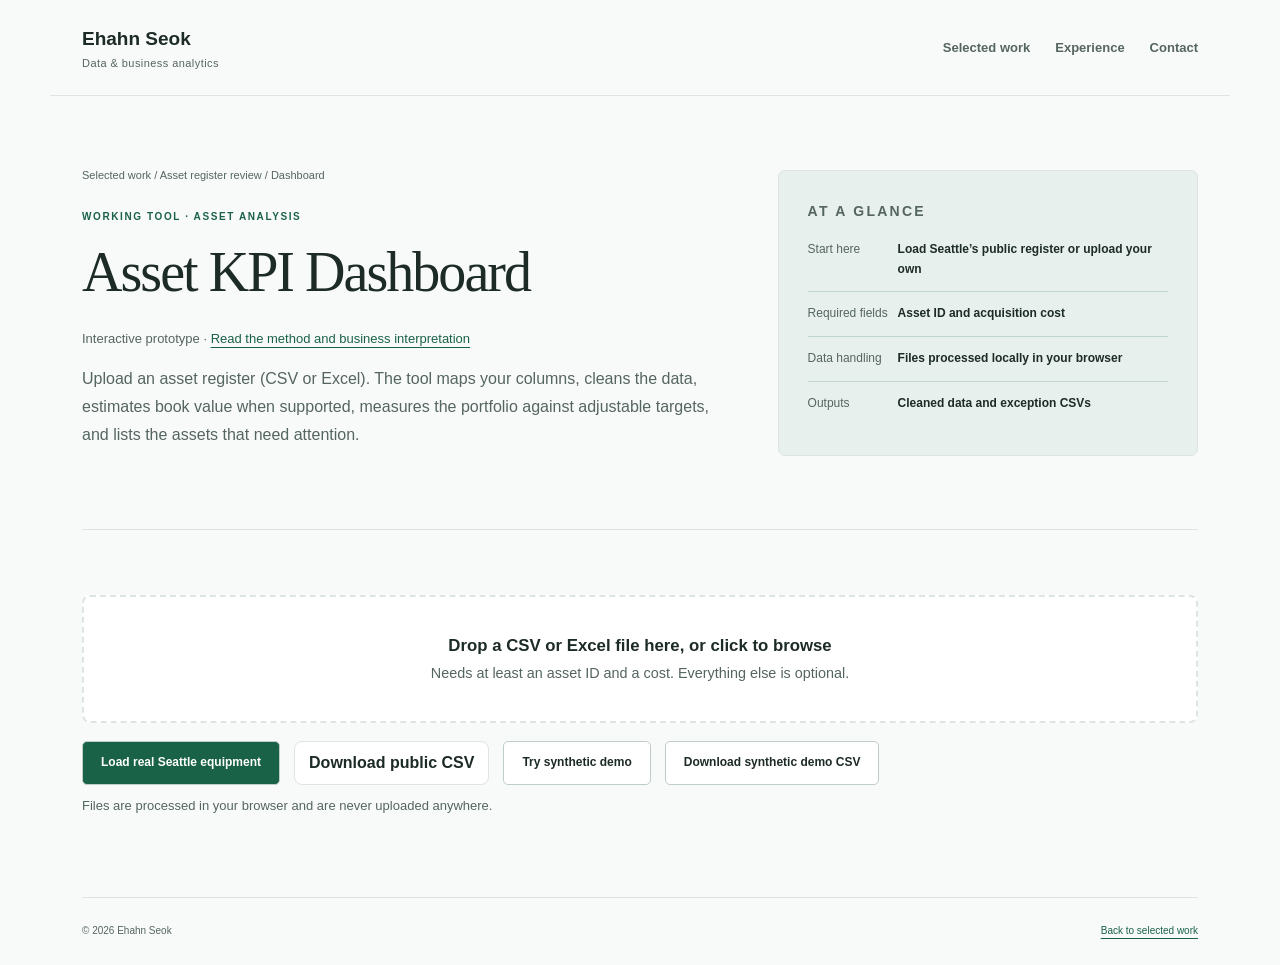
<file: asset-dashboard.html>
<!doctype html>
<html lang="en">
<head>
<meta charset="utf-8">
<meta name="viewport" content="width=device-width, initial-scale=1">
<title>Asset KPI Dashboard | Ehahn Seok</title>
<meta name="description" content="Upload an asset register (CSV or Excel) and get a cleaned dataset, KPIs measured against adjustable targets, and an exceptions list. Runs entirely in your browser.">
<link rel="stylesheet" href="style.css"><style>.drop{border:2px dashed var(--border);border-radius:12px;padding:28px 16px;text-align:center;background:var(--surface);cursor:pointer;transition:border-color .15s}
.drop.over,.drop:hover{border-color:var(--accent)}
.drop strong{display:block;font-size:1.05rem}
.drop span{color:var(--muted);font-size:.9rem}
.row{display:flex;gap:10px;flex-wrap:wrap;align-items:center;margin-top:12px}
button,.btn{font:inherit;font-weight:600;padding:8px 14px;border-radius:8px;border:1px solid var(--border);background:var(--surface);color:var(--text);cursor:pointer}
button.primary{background:var(--accent);border-color:var(--accent);color:var(--bg)}
button:hover{border-color:var(--accent)}
.privacy{font-size:.85rem;color:var(--muted);margin-top:10px}
#msg{margin-top:10px;font-size:.9rem}
#msg.err{color:var(--bad)}
.hidden{display:none!important}

.grid2{display:grid;grid-template-columns:repeat(auto-fit,minmax(210px,1fr));gap:10px}
label.f{display:flex;flex-direction:column;font-size:.8rem;color:var(--muted);gap:3px}
label.f select,label.f input{font:inherit;color:var(--text);background:var(--bg);border:1px solid var(--border);border-radius:6px;padding:6px 8px}
details{margin-top:10px}
summary{cursor:pointer;font-weight:600}

.kpis{display:grid;grid-template-columns:repeat(auto-fit,minmax(200px,1fr));gap:12px}
.kpi{background:var(--surface);border:1px solid var(--border);border-radius:12px;padding:14px}
.kpi .l{font-size:.8rem;color:var(--muted);font-weight:600;text-transform:uppercase;letter-spacing:.04em}
.kpi .v{font-size:1.7rem;font-weight:700;margin:4px 0 2px;line-height:1.2}
.kpi .s{font-size:.82rem;color:var(--muted)}
.chip{display:inline-block;margin-top:8px;padding:1px 9px;border-radius:999px;font-size:.74rem;font-weight:700}
.chip.ok{background:var(--ok-bg);color:var(--ok)}
.chip.warn{background:var(--warn-bg);color:var(--warn)}
.chip.bad{background:var(--bad-bg);color:var(--bad)}
.chip.na{background:var(--border);color:var(--muted)}

.charts{display:grid;grid-template-columns:repeat(auto-fit,minmax(320px,1fr));gap:12px}
.chart h3{margin:0 0 10px;font-size:.95rem}
.bar{display:grid;grid-template-columns:110px 1fr 84px;gap:8px;align-items:center;margin:5px 0;font-size:.85rem}
.bar .n{overflow:hidden;text-overflow:ellipsis;white-space:nowrap}
.bar .t{background:var(--border);border-radius:4px;height:14px;overflow:hidden}
.bar .t i{display:block;height:100%;background:var(--bar);border-radius:4px}
.bar .x{text-align:right;color:var(--muted);font-variant-numeric:tabular-nums}
.stack{display:flex;height:22px;border-radius:6px;overflow:hidden;margin:8px 0}
.stack i{display:block;height:100%}
.legend{display:flex;gap:14px;flex-wrap:wrap;font-size:.82rem;color:var(--muted)}
.legend b{display:inline-block;width:10px;height:10px;border-radius:2px;margin-right:5px}

.tablewrap{overflow-x:auto;border:1px solid var(--border);border-radius:12px;background:var(--surface)}
table{border-collapse:collapse;width:100%;font-size:.85rem}
th,td{padding:8px 10px;border-bottom:1px solid var(--border);text-align:left;white-space:nowrap}
th{font-size:.75rem;text-transform:uppercase;letter-spacing:.04em;color:var(--muted);position:sticky;top:0;background:var(--surface)}
td.num{text-align:right;font-variant-numeric:tabular-nums}
.flag{display:inline-block;padding:0 7px;margin-right:4px;border-radius:999px;font-size:.72rem;font-weight:600;background:var(--bad-bg);color:var(--bad)}
.notes{font-size:.85rem;color:var(--muted)}
.notes li{margin-bottom:4px}
@media(max-width:520px){.bar{grid-template-columns:90px 1fr 70px}}
</style><link rel="stylesheet" href="case-studies.css">
<link rel="icon" href="favicon.ico?v=g9c7u4w3" type="image/x-icon">
<link rel="icon" type="image/png" sizes="32x32" href="favicon-32x32.png?v=g9c7u4w3">
<link rel="icon" type="image/png" sizes="16x16" href="favicon-16x16.png?v=g9c7u4w3">
<link rel="apple-touch-icon" sizes="180x180" href="apple-touch-icon.png?v=g9c7u4w3">
<link rel="manifest" href="site.webmanifest?v=g9c7u4w3">
<meta name="theme-color" content="#1a6247">
</head>
<body class="case-page tool-case">
<a class="skip-link" href="#case-main">Skip to content</a><header class="site-header"><a class="brand" href="index.html">Ehahn Seok<span>Data & business analytics</span></a><nav aria-label="Main navigation"><a href="index.html#projects">Selected work</a><a href="index.html#experience">Experience</a><a href="index.html#contact">Contact</a></nav></header><main id="case-main">

<section class="case-hero"><div>
  <a class="breadcrumb" href="projects/asset-analysis/">Selected work / Asset register review / Dashboard</a><p class="eyebrow">Working tool · Asset analysis</p>
  <h1>Asset KPI Dashboard</h1>
  <p class="notes">Interactive prototype · <a href="projects/asset-analysis/">Read the method and business interpretation</a></p>
  <p class="sub">Upload an asset register (CSV or Excel). The tool maps your columns, cleans the data, estimates book value when supported, measures the portfolio against adjustable targets, and lists the assets that need attention.</p>
</div><aside class="profile case-summary"><p class="eyebrow">At a glance</p><dl><div><dt>Start here</dt><dd>Load Seattle’s public register or upload your own</dd></div><div><dt>Required fields</dt><dd>Asset ID and acquisition cost</dd></div><div><dt>Data handling</dt><dd>Files processed locally in your browser</dd></div><div><dt>Outputs</dt><dd>Cleaned data and exception CSVs</dd></div></dl></aside></section>

<section>
  <div id="drop" class="drop" tabindex="0">
    <strong>Drop a CSV or Excel file here, or click to browse</strong>
    <span>Needs at least an asset ID and a cost. Everything else is optional.</span>
    <input id="file" type="file" accept=".csv,.xlsx,.xls" class="hidden">
  </div>
  <div class="row">
    <button id="btnSeattle" class="primary">Load real Seattle equipment</button>
    <a class="btn" href="projects/asset-analysis/data/seattle_assets.csv" download>Download public CSV</a>
    <button id="btnSample">Try synthetic demo</button>
    <button id="btnSampleCsv">Download synthetic demo CSV</button>
  </div>
  <p class="privacy">Files are processed in your browser and are never uploaded anywhere.</p>
  <div id="msg" role="status"></div><p id="source-context" class="notes"></p>
</section>

<div id="app" class="hidden">

  <h2>1. Column mapping</h2>
  <div class="panel">
    <p class="notes" style="margin-top:0">Columns were matched by name. Correct any that are wrong, or set to "(none)" if your file doesn't have that field.</p>
    <div id="mapping" class="grid2"></div>
    <div class="row"><button id="btnApply" class="primary">Apply mapping</button><span class="notes" id="fileinfo"></span></div>
  </div>

  <h2>2. Settings and targets</h2>
  <div class="panel">
    <div class="grid2" id="settings"></div>
    <p class="notes">Targets are adjustable starting points for comparison, not industry standards. Set them to your organization's own policy.</p>
  </div>

  <h2>3. KPIs</h2>
  <div id="kpis" class="kpis"></div>

  <h2>4. Breakdowns</h2>
  <div id="charts" class="charts"></div>

  <h2>5. Exceptions</h2>
  <div class="row" style="margin-top:0">
    <label class="f" style="min-width:220px">Show
      <select id="filter"></select>
    </label>
    <button id="btnExportEx">Export exceptions CSV</button>
    <button id="btnExportClean">Export cleaned data CSV</button>
  </div>
  <p class="notes" id="exCount"></p>
  <div class="tablewrap"><table id="exTable"></table></div>

  <h2>Method and assumptions</h2>
  <ul class="notes">
    <li><b>Net book value</b> uses straight-line depreciation with zero salvage value: cost &times; (1 &minus; age / useful life), floored at 0. Rows with no useful life use the default in Settings.</li>
    <li><b>Age</b> uses acquisition date to today for uploads; public Seattle mode uses in-service date to November 8, 2026. Unsupported public-source metrics are unavailable.</li>
    <li><b>Audited in last 12 months</b> counts assets whose last audit date falls within the past 365 days.</li>
    <li><b>Maintenance cost ratio</b> is total annual maintenance cost divided by total acquisition cost.</li>
    <li><b>Data completeness</b> is the share of filled cells across the columns you mapped.</li>
    <li>Conditions are normalized to Good / Fair / Poor; anything unrecognized becomes Unknown.</li>
  </ul>
</div>

</main><footer><span>© 2026 Ehahn Seok</span><a href="index.html#projects">Back to selected work</a></footer>
<script>
"use strict";

const $ = id => document.getElementById(id);
const esc = s => String(s ?? "").replace(/[&<>"']/g, c => ({"&":"&amp;","<":"&lt;",">":"&gt;",'"':"&quot;","'":"&#39;"}[c]));
const MS_YEAR = 365.25 * 86400000;
const fmtMoney = n => n == null ? "n/a" : "$" + Math.round(n).toLocaleString("en-US");
const fmtMoneyShort = n => { const a = Math.abs(n); return a >= 1e6 ? "$" + (n/1e6).toFixed(2) + "M" : a >= 1e3 ? "$" + (n/1e3).toFixed(1) + "K" : "$" + Math.round(n); };
const fmtPct = n => n == null ? "n/a" : n.toFixed(1) + "%";
const iso = d => d ? d.toISOString().slice(0,10) : "";


const FIELDS = [
  {key:"id",       label:"Asset ID / tag",        required:true,  syn:["assetid","assettag","assetnumber","assetno","tag","barcode","serial","id"]},
  {key:"name",     label:"Name / description",    syn:["assetname","description","name","item"]},
  {key:"category", label:"Category",              syn:["assetclass","category","class","type"]},
  {key:"location", label:"Location",              syn:["location","site","facility","room","building"]},
  {key:"acquired", label:"Acquisition date",      syn:["acquisitiondate","purchasedate","dateacquired","inservicedate","dateofpurchase","acquired","purchased","date"]},
  {key:"cost",     label:"Acquisition cost",      required:true,  syn:["acquisitioncost","originalcost","purchaseprice","purchasecost","cost","price","value","amount"]},
  {key:"life",     label:"Useful life (years)",   syn:["usefullife","lifeyears","life","lifespan"]},
  {key:"condition",label:"Condition",             syn:["condition","status","state"]},
  {key:"audit",    label:"Last audit date",       syn:["lastaudit","lastverified","verifieddate","auditdate","lastinventory","audited"]},
  {key:"maint",    label:"Annual maintenance cost", syn:["maintenancecost","annualmaintenance","maintenance","maint","upkeep"]}
];

const DEFAULTS = {
  defaultLife: 5,
  tPastLife: 15,
  tPoor: 10,
  tAudit: 95,
  tMaint: 5,
  tComplete: 95,
  tDup: 0
};
const SETTING_DEFS = [
  ["defaultLife","Default useful life (years)",1,50],
  ["tPastLife","Target: past useful life, max %",0,100],
  ["tPoor","Target: poor condition, max %",0,100],
  ["tAudit","Target: audited in 12 mo, min %",0,100],
  ["tMaint","Target: maintenance ratio, max %",0,100],
  ["tComplete","Target: data completeness, min %",0,100],
  ["tDup","Target: duplicate IDs, max count",0,1000]
];

const state = { headers: [], rows: [], map: {}, settings: {...DEFAULTS}, clean: [], filename: "", publicFleet: false };


function parseCSV(text){
  const rows = []; let row = [], cur = "", q = false;
  if (text.charCodeAt(0) === 0xFEFF) text = text.slice(1);
  for (let i = 0; i < text.length; i++){
    const c = text[i];
    if (q){
      if (c === '"'){ if (text[i+1] === '"'){ cur += '"'; i++; } else q = false; }
      else cur += c;
    } else if (c === '"') q = true;
    else if (c === ","){ row.push(cur); cur = ""; }
    else if (c === "\n" || c === "\r"){
      if (c === "\r" && text[i+1] === "\n") i++;
      row.push(cur); cur = "";
      if (row.some(x => x.trim() !== "")) rows.push(row);
      row = [];
    } else cur += c;
  }
  row.push(cur);
  if (row.some(x => x.trim() !== "")) rows.push(row);
  return rows;
}
function parseNum(v){
  if (v == null || v === "") return null;
  if (typeof v === "number") return isFinite(v) ? v : null;
  let s = String(v).trim(); if (!s) return null;
  const neg = /^\(.*\)$/.test(s) || /^-/.test(s);
  s = s.replace(/[^0-9.]/g, "");
  if (!s || s === ".") return null;
  const n = parseFloat(s);
  return isNaN(n) ? null : (neg ? -n : n);
}
function parseDate(v){
  if (v == null || v === "") return null;
  let d = null;
  if (v instanceof Date) d = v;
  else if (typeof v === "number" && v > 20000 && v < 80000) d = new Date(Math.round((v - 25569) * 86400000));
  else {
    const s = String(v).trim();
    let m;
    if ((m = s.match(/^(\d{4})[-\/](\d{1,2})[-\/](\d{1,2})/))) d = new Date(Date.UTC(+m[1], +m[2]-1, +m[3]));
    else if ((m = s.match(/^(\d{1,2})[-\/](\d{1,2})[-\/](\d{2,4})$/))){
      let y = +m[3]; if (y < 100) y += y > 50 ? 1900 : 2000;
      d = new Date(Date.UTC(y, +m[1]-1, +m[2]));
    } else { const t = Date.parse(s); d = isNaN(t) ? null : new Date(t); }
  }
  if (!d || isNaN(d.getTime())) return null;
  const y = d.getUTCFullYear();
  return (y < 1950 || y > new Date().getFullYear() + 1) ? null : d;
}
function normCondition(v){
  const s = String(v ?? "").trim().toLowerCase();
  if (!s) return null;
  if (/^(good|excellent|new|great|like new|working|active|ok|operational)/.test(s)) return "Good";
  if (/^(fair|average|moderate|used|worn|acceptable)/.test(s)) return "Fair";
  if (/^(poor|bad|damaged|broken|failing|needs|critical|replace|retire)/.test(s)) return "Poor";
  return "Unknown";
}
const tidy = v => { const s = String(v ?? "").trim().replace(/\s+/g, " "); return s ? s : null; };
const titleCase = s => s == null ? null : s.replace(/\w\S*/g, w => w[0].toUpperCase() + w.slice(1).toLowerCase());


const normHeader = h => String(h ?? "").toLowerCase().replace(/[^a-z0-9]/g, "");
function autoMap(headers){
  const map = {}, used = new Set(), nh = headers.map(normHeader);
  for (const pass of ["exact","contains"]){
    for (const f of FIELDS){
      if (map[f.key] != null) continue;
      for (const syn of f.syn){
        const idx = nh.findIndex((h, i) => !used.has(i) && h && (pass === "exact" ? h === syn : h.includes(syn)));
        if (idx >= 0){ map[f.key] = idx; used.add(idx); break; }
      }
    }
  }
  return map;
}


function buildClean(){
  const now = state.publicFleet ? Date.parse("2026-11-08T00:00:00Z") : Date.now(), s = state.settings, m = state.map;
  const get = (r, k) => m[k] == null ? undefined : r[m[k]];
  const out = state.rows.map((r, i) => {
    const o = { row: i + 2 };
    o.id = tidy(get(r,"id"));
    o.name = tidy(get(r,"name"));
    o.category = titleCase(tidy(get(r,"category")));
    o.location = state.publicFleet ? tidy(get(r,"location")) : titleCase(tidy(get(r,"location")));
    o.acquired = parseDate(get(r,"acquired"));
    o.cost = parseNum(get(r,"cost"));
    o.life = parseNum(get(r,"life"));
    o.condition = normCondition(get(r,"condition"));
    o.audit = parseDate(get(r,"audit"));
    o.maint = parseNum(get(r,"maint"));
    o.age = o.acquired ? Math.max(0, (now - o.acquired.getTime()) / MS_YEAR) : null;
    const life = (o.life && o.life > 0) ? o.life : s.defaultLife;
    o.pastLife = !state.publicFleet && o.age != null ? o.age >= life : null;
    o.nbv = (!state.publicFleet && o.cost != null && o.age != null) ? Math.max(0, o.cost * (1 - o.age / life)) : null;
    o.publicFlags = state.publicFleet ? String(r[state.headers.indexOf("review_flags")] || "").split("; ").filter(Boolean) : [];
    o.plannedYear = state.publicFleet ? r[state.headers.indexOf("planned_replacement_year")] : "";
    o.auditedRecent = o.audit ? (now - o.audit.getTime()) <= MS_YEAR : false;
    return o;
  });
  const seen = new Map();
  out.forEach(o => { if (o.id){ const k = o.id.toLowerCase(); seen.set(k, (seen.get(k) || 0) + 1); } });
  out.forEach(o => { o.dup = !!(o.id && seen.get(o.id.toLowerCase()) > 1); });
  const checkKeys = ["id","cost","acquired","category","location"].filter(k => m[k] != null);
  out.forEach(o => { o.missing = checkKeys.filter(k => o[k] == null || o[k] === ""); });
  state.clean = out;
  state.dupCount = [...seen.values()].filter(n => n > 1).reduce((a, n) => a + n, 0);
}

function sum(a){ return a.reduce((x, y) => x + y, 0); }

function computeKPIs(){
  const d = state.clean, m = state.map, s = state.settings, n = d.length;
  const has = k => m[k] != null;
  const totalCost = sum(d.map(o => o.cost || 0));
  const withNbv = d.filter(o => o.nbv != null);
  const nbv = sum(withNbv.map(o => o.nbv));
  const costOfNbvRows = sum(withNbv.map(o => o.cost));
  const ages = d.map(o => o.age).filter(a => a != null);
  const pastDen = d.filter(o => o.pastLife != null).length;
  const condDen = d.filter(o => o.condition != null).length;
  const mappedKeys = FIELDS.map(f => f.key).filter(has);
  const filled = sum(d.map(o => mappedKeys.filter(k => o[k] != null && o[k] !== "").length));
  const maintSum = sum(d.map(o => o.maint || 0));
  return {
    count: n,
    totalCost,
    nbv: withNbv.length ? nbv : null,
    nbvPct: withNbv.length && costOfNbvRows ? nbv / costOfNbvRows * 100 : null,
    avgAge: ages.length ? sum(ages) / ages.length : null,
    pastLifePct: pastDen ? d.filter(o => o.pastLife).length / pastDen * 100 : null,
    pastLifeN: d.filter(o => o.pastLife).length,
    poorPct: has("condition") && condDen ? d.filter(o => o.condition === "Poor").length / condDen * 100 : null,
    poorN: d.filter(o => o.condition === "Poor").length,
    auditPct: has("audit") && n ? d.filter(o => o.auditedRecent).length / n * 100 : null,
    auditOverdue: d.filter(o => !o.auditedRecent).length,
    maintRatio: has("maint") && totalCost ? maintSum / totalCost * 100 : null,
    maintSum,
    completePct: n && mappedKeys.length ? filled / (n * mappedKeys.length) * 100 : null,
    dups: state.dupCount
  };
}

function status(v, target, dir){
  if (v == null) return "na";
  if (dir === "max"){
    if (v <= target) return "ok";
    if (target === 0) return "bad";
    return v <= target * 1.25 ? "warn" : "bad";
  }
  if (v >= target) return "ok";
  return v >= target * 0.85 ? "warn" : "bad";
}
const STATUS_TEXT = {ok:"On target", warn:"Near target", bad:"Off target", na:"No data"};


function renderMapping(){
  const opts = ['<option value="-1">(none)</option>'].concat(state.headers.map((h, i) => `<option value="${i}">${esc(h || "(blank header " + (i+1) + ")")}</option>`)).join("");
  $("mapping").innerHTML = FIELDS.map(f =>
    `<label class="f">${esc(state.publicFleet ? ({location:"Department (grouping)",acquired:"In-service date",cost:"In-service cost"}[f.key] || f.label) : f.label)}${f.required ? " *" : ""}<select data-key="${f.key}">${opts}</select></label>`).join("");
  document.querySelectorAll("#mapping select").forEach(sel => {
    const v = state.map[sel.dataset.key];
    sel.value = v == null ? "-1" : String(v);
  });
  $("fileinfo").textContent = `${state.filename}: ${state.rows.length.toLocaleString()} rows, ${state.headers.length} columns`;
}
function renderSettings(){
  $("settings").innerHTML = SETTING_DEFS.filter(([k]) => !state.publicFleet || ["tComplete","tDup"].includes(k)).map(([k, label, min, max]) =>
    `<label class="f">${esc(label)}<input type="number" data-k="${k}" min="${min}" max="${max}" step="any" value="${state.settings[k]}"></label>`).join("");
  document.querySelectorAll("#settings input").forEach(inp => inp.addEventListener("input", () => {
    const v = parseFloat(inp.value);
    if (!isNaN(v)){ state.settings[inp.dataset.k] = v; refresh(true); }
  }));
}
function kpiCard(label, value, sub, st, target){
  const chip = (st === "na" && !target) ? "" : `<span class="chip ${st}">${STATUS_TEXT[st]}${target ? " &middot; " + target : ""}</span>`;
  return `<div class="kpi"><div class="l">${esc(label)}</div><div class="v">${value}</div><div class="s">${sub}</div>${chip}</div>`;
}
function renderKPIs(k){
  const s = state.settings;
  if (state.publicFleet){
    const replacement = state.clean.filter(o => o.publicFlags.includes("Planned replacement year reached")).length;
    const costReview = state.clean.filter(o => o.cost == null || o.cost <= 0).length;
    $("kpis").innerHTML = [
      kpiCard("Equipment records", k.count.toLocaleString(), "ID-less source summary row excluded", "na"),
      kpiCard("Recorded in-service cost", fmtMoneyShort(k.totalCost), fmtMoney(k.totalCost), "na"),
      kpiCard("Average in-service age", k.avgAge == null ? "n/a" : k.avgAge.toFixed(1) + " yrs", "as of November 8, 2026", "na"),
      kpiCard("Planned replacement year reached", replacement.toLocaleString(), "year ≤ 2026; validate plans before action", "na"),
      kpiCard("Cost records to review", costReview.toLocaleString(), "missing or nonpositive recorded cost", "na"),
      kpiCard("Mapped-field completeness", fmtPct(k.completePct), "does not measure all source or audit fields", status(k.completePct,s.tComplete,"min"), "min " + s.tComplete + "%"),
      kpiCard("Duplicate equipment IDs", k.dups.toLocaleString(), "records sharing an ID", status(k.dups,s.tDup,"max"), "max " + s.tDup)
    ].join("");
    return;
  }
  const cards = [
    kpiCard("Assets", k.count.toLocaleString(), "records in register", "na"),
    kpiCard(state.publicFleet ? "Recorded in-service cost" : "Total acquisition cost", fmtMoneyShort(k.totalCost), fmtMoney(k.totalCost), "na"),
    kpiCard("Net book value (est.)", k.nbv == null ? "n/a" : fmtMoneyShort(k.nbv), k.nbvPct == null ? (state.publicFleet ? "not supplied by public source" : "needs acquisition date") : fmtPct(k.nbvPct) + " of cost remaining", "na"),
    kpiCard("Average age", k.avgAge == null ? "n/a" : k.avgAge.toFixed(1) + " yrs", state.publicFleet ? "from in-service date; as of Nov 8, 2026" : "from acquisition date", "na"),
    kpiCard("Past useful life", fmtPct(k.pastLifePct), k.pastLifePct == null ? "useful life not supplied" : `${k.pastLifeN.toLocaleString()} assets`, status(k.pastLifePct, s.tPastLife, "max"), "max " + s.tPastLife + "%"),
    kpiCard("Poor condition", fmtPct(k.poorPct), k.poorPct == null ? "condition not supplied" : `${k.poorN.toLocaleString()} assets`, status(k.poorPct, s.tPoor, "max"), "max " + s.tPoor + "%"),
    kpiCard("Audited in last 12 months", fmtPct(k.auditPct), k.auditPct == null ? "needs last audit date" : `${k.auditOverdue.toLocaleString()} overdue or never`, status(k.auditPct, s.tAudit, "min"), "min " + s.tAudit + "%"),
    kpiCard("Maintenance cost ratio", fmtPct(k.maintRatio), k.maintRatio == null ? "needs maintenance cost" : fmtMoney(k.maintSum) + " per year", status(k.maintRatio, s.tMaint, "max"), "max " + s.tMaint + "%"),
    kpiCard("Data completeness", fmtPct(k.completePct), "filled cells, mapped columns", status(k.completePct, s.tComplete, "min"), "min " + s.tComplete + "%"),
    kpiCard("Duplicate IDs", k.dups.toLocaleString(), "records sharing an ID", status(k.dups, s.tDup, "max"), "max " + s.tDup)
  ];
  $("kpis").innerHTML = cards.join("");
}
function groupSum(key){
  const g = new Map();
  state.clean.forEach(o => { const name = o[key] || "Unassigned"; g.set(name, (g.get(name) || 0) + (o.cost || 0)); });
  return [...g.entries()].sort((a, b) => b[1] - a[1]);
}
function barChart(title, entries, limit = 8){
  if (!entries.length) return "";
  let list = entries;
  if (entries.length > limit){
    const rest = sum(entries.slice(limit - 1).map(e => e[1]));
    list = entries.slice(0, limit - 1).concat([["Other", rest]]);
  }
  const max = Math.max(...list.map(e => e[1]), 1), total = sum(list.map(e => e[1])) || 1;
  const rows = list.map(([name, v]) =>
    `<div class="bar"><div class="n" title="${esc(name)}">${esc(name)}</div><div class="t"><i style="width:${(v / max * 100).toFixed(1)}%"></i></div><div class="x">${fmtMoneyShort(v)} &middot; ${(v / total * 100).toFixed(0)}%</div></div>`).join("");
  return `<div class="panel chart"><h3>${esc(title)}</h3>${rows}</div>`;
}
function ageChart(){
  const d = state.clean.filter(o => o.age != null);
  if (!d.length) return "";
  const buckets = [["0-1 yr",0,1],["1-3 yrs",1,3],["3-5 yrs",3,5],["5-10 yrs",5,10],["10+ yrs",10,1e9]];
  const entries = buckets.map(([l, a, b]) => [l, d.filter(o => o.age >= a && o.age < b).length]);
  const max = Math.max(...entries.map(e => e[1]), 1);
  const rows = entries.map(([name, c]) =>
    `<div class="bar"><div class="n">${name}</div><div class="t"><i style="width:${(c / max * 100).toFixed(1)}%"></i></div><div class="x">${c.toLocaleString()}</div></div>`).join("");
  return `<div class="panel chart"><h3>Age distribution (asset count)</h3>${rows}</div>`;
}
function conditionChart(){
  if (state.map.condition == null) return "";
  const d = state.clean, n = d.length || 1;
  const parts = [["Good","var(--bar)"],["Fair","var(--bar2)"],["Poor","var(--bar3)"],["Unknown","var(--bar4)"]]
    .map(([l, c]) => [l, c, d.filter(o => (o.condition || "Unknown") === l).length]).filter(p => p[2] > 0);
  const stack = parts.map(([l, c, k]) => `<i style="width:${k / n * 100}%;background:${c}" title="${l}: ${k}"></i>`).join("");
  const legend = parts.map(([l, c, k]) => `<span><b style="background:${c}"></b>${l} ${k.toLocaleString()} (${(k / n * 100).toFixed(0)}%)</span>`).join("");
  return `<div class="panel chart"><h3>Condition mix</h3><div class="stack">${stack}</div><div class="legend">${legend}</div></div>`;
}
function renderCharts(){
  const m = state.map;
  $("charts").innerHTML = [
    m.category != null ? barChart("Cost by category", groupSum("category")) : "",
    m.location != null ? barChart(state.publicFleet ? "Cost by department" : "Cost by location", groupSum("location")) : "",
    m.acquired != null ? ageChart() : "",
    conditionChart()
  ].join("") || '<p class="notes">Map category, location, acquisition date, or condition to see breakdowns.</p>';
}


const FILTERS = [
  ["all","All exceptions", o => o.flags.length > 0],
  ["planned","Planned replacement year reached (public data)", o => o.flags.includes("Planned replacement year reached")],
  ["cost","Missing/nonpositive cost (public data)", o => o.flags.includes("Missing/nonpositive in-service cost")],
  ["pastlife","Past useful life", o => o.pastLife === true],
  ["poor","Poor condition", o => o.condition === "Poor"],
  ["audit","Audit overdue or never audited", o => state.map.audit != null && !o.auditedRecent],
  ["missing","Missing key data", o => o.missing.length > 0],
  ["dup","Duplicate ID", o => o.dup]
];
function flagsFor(o){
  if (state.publicFleet) return [...o.publicFlags, ...(o.dup ? ["Duplicate ID"] : [])];
  const f = [];
  if (o.pastLife) f.push("Past life");
  if (o.condition === "Poor") f.push("Poor condition");
  if (state.map.audit != null && !o.auditedRecent) f.push("Audit overdue");
  if (o.missing.length) f.push("Missing " + o.missing.join(", "));
  if (o.dup) f.push("Duplicate ID");
  return f;
}
function currentExceptions(){
  state.clean.forEach(o => o.flags = flagsFor(o));
  const sel = $("filter").value || "all";
  const def = FILTERS.find(f => f[0] === sel) || FILTERS[0];
  return state.clean.filter(def[2]);
}
function renderExceptions(){
  const prev = $("filter").value;
  if (!$("filter").options.length){
    $("filter").innerHTML = FILTERS.map(f => `<option value="${f[0]}">${f[1]}</option>`).join("");
  }
  if (prev) $("filter").value = prev;
  const list = currentExceptions();
  const shown = list.slice(0, 100);
  $("exCount").textContent = `${list.length.toLocaleString()} matching assets` + (list.length > 100 ? " (showing first 100; export for the full list)" : "");
  const head = ["Row","ID","Name","Category",state.publicFleet ? "Department" : "Location","Cost","Age (yrs)",state.publicFleet ? "Planned replacement year" : "Condition","Flags"];
  $("exTable").innerHTML = "<thead><tr>" + head.map(h => `<th>${h}</th>`).join("") + "</tr></thead><tbody>" +
    shown.map(o => `<tr><td class="num">${o.row}</td><td>${esc(o.id ?? "")}</td><td>${esc(o.name ?? "")}</td><td>${esc(o.category ?? "")}</td><td>${esc(o.location ?? "")}</td><td class="num">${o.cost == null ? "" : fmtMoney(o.cost)}</td><td class="num">${o.age == null ? "" : o.age.toFixed(1)}</td><td>${esc(state.publicFleet ? o.plannedYear : (o.condition ?? ""))}</td><td>${o.flags.map(f => `<span class="flag">${esc(f)}</span>`).join("")}</td></tr>`).join("") +
    "</tbody>";
}

function refresh(keepMap){
  buildClean();
  renderKPIs(computeKPIs());
  renderCharts();
  renderExceptions();
}


function toCSV(rows){
  const q = v => { const s = v == null ? "" : String(v); return /[",\n\r]/.test(s) ? '"' + s.replace(/"/g, '""') + '"' : s; };
  return rows.map(r => r.map(q).join(",")).join("\r\n");
}
function download(name, text){
  const a = document.createElement("a");
  a.href = URL.createObjectURL(new Blob([text], {type:"text/csv"}));
  a.download = name; document.body.appendChild(a); a.click(); a.remove();
  setTimeout(() => URL.revokeObjectURL(a.href), 1000);
}
function cleanRows(list){
  const head = ["row","asset_id","name","category","location","acquisition_date","cost","useful_life_years","condition","last_audit_date","annual_maintenance_cost","age_years","net_book_value_est","planned_replacement_year","flags"];
  if (state.publicFleet){ head[4] = "department"; head[5] = "in_service_date"; head[6] = "in_service_cost"; }
  return [head].concat(list.map(o => [o.row, o.id, o.name, o.category, o.location, iso(o.acquired), o.cost, o.life, o.condition, iso(o.audit), o.maint, o.age == null ? "" : o.age.toFixed(2), o.nbv == null ? "" : o.nbv.toFixed(2), o.plannedYear || "", (o.flags || flagsFor(o)).join("; ")]));
}


function setMsg(text, isErr){ const m = $("msg"); m.textContent = text || ""; m.className = isErr ? "err" : ""; }
function loadTable(table, filename, publicFleet = false){
  state.publicFleet = publicFleet;
  $("filter").value = "all";
  $("source-context").textContent = publicFleet ? "Source: City of Seattle Active Fleet Complement, retrieved November 8, 2026. One ID-less summary row excluded. Department is mapped to the location grouping; cost and age use in-service fields. Book value, useful life, audit coverage, condition, and maintenance are unavailable. Completeness describes mapped fields only. Replacement-year flags are planning review prompts, not proof of overdue replacement." : "Uploads use your mapped fields and editable assumptions. The synthetic demo is generated sample data, not company records.";
  table = table.filter(r => r.some(c => c != null && String(c).trim() !== ""));
  if (table.length < 2){ setMsg("That file needs a header row and at least one data row.", true); return; }
  state.headers = table[0].map(h => String(h ?? "").trim());
  state.rows = table.slice(1).map(r => state.headers.map((_, i) => r[i] ?? ""));
  state.filename = filename;
  state.map = autoMap(state.headers);
  if (publicFleet) state.map = {id:0,name:1,category:2,location:3,acquired:4,cost:5};
  $("app").classList.remove("hidden");
  renderMapping(); renderSettings();
  if (state.map.id == null || state.map.cost == null){
    setMsg("Couldn't find an asset ID and/or cost column automatically. Pick them in the mapping below, then click Apply mapping.", true);
  } else setMsg("Loaded " + state.rows.length.toLocaleString() + " rows from " + filename + ".");
  refresh();
  $("app").scrollIntoView({behavior:"smooth", block:"start"});
}
function handleFile(file){
  if (!file) return;
  const name = file.name, lower = name.toLowerCase();
  setMsg("Reading " + name + "...");
  if (/\.xlsx?$/.test(lower)){
    loadSheetJS().then(() => file.arrayBuffer()).then(buf => {
      const wb = XLSX.read(buf, {type:"array", cellDates:true});
      const ws = wb.Sheets[wb.SheetNames[0]];
      loadTable(XLSX.utils.sheet_to_json(ws, {header:1, raw:true, defval:""}), name + " (" + wb.SheetNames[0] + ")");
    }).catch(() => setMsg("Couldn't read that Excel file. Try saving it as CSV and uploading that instead.", true));
  } else {
    const r = new FileReader();
    r.onload = () => loadTable(parseCSV(String(r.result)), name);
    r.onerror = () => setMsg("Couldn't read that file.", true);
    r.readAsText(file);
  }
}
let sheetPromise = null;
function loadSheetJS(){
  if (window.XLSX) return Promise.resolve();
  if (!sheetPromise) sheetPromise = new Promise((res, rej) => {
    const s = document.createElement("script");
    s.src = "https://cdnjs.cloudflare.com/ajax/libs/xlsx/0.18.5/xlsx.full.min.js";
    s.onload = res; s.onerror = () => { sheetPromise = null; rej(); };
    document.head.appendChild(s);
  });
  return sheetPromise;
}


function sampleTable(){
  let seed = 20260611;
  const rnd = () => (seed = (seed * 1664525 + 1013904223) % 4294967296) / 4294967296;
  const pick = a => a[Math.floor(rnd() * a.length)];
  const cats = [
    ["IT Equipment", 4, 400, 3500, ["Laptop","Desktop","Server","Network Switch","Monitor"]],
    ["Production Equipment", 10, 8000, 90000, ["Coating Line Part","Mixer","Press","Conveyor","Dryer"]],
    ["Vehicles", 7, 15000, 60000, ["Forklift","Delivery Van","Pallet Jack","Utility Cart"]],
    ["Furniture", 10, 150, 1800, ["Desk","Chair","Cabinet","Shelving"]],
    ["Tools", 5, 80, 2500, ["Torque Wrench","Calibrator","Drill Set","Meter"]],
    ["Facilities", 15, 3000, 45000, ["HVAC Unit","Generator","Compressor","Lighting Array"]]
  ];
  const locs = ["Plant A","Plant B","Warehouse","HQ Office"];
  const now = Date.now(), rows = [["Asset ID","Description","Category","Location","Purchase Date","Cost","Useful Life","Condition","Last Audit","Annual Maintenance"]];
  for (let i = 1; i <= 240; i++){
    const [cat, life, lo, hi, names] = pick(cats);
    const ageYrs = rnd() * (life * 1.5);
    const acquired = new Date(now - ageYrs * MS_YEAR);
    const cost = Math.round(lo + rnd() * (hi - lo));
    const wear = ageYrs / life + (rnd() - 0.5) * 0.4;
    const cond = wear > 1.1 ? (rnd() < 0.6 ? "Poor" : "Fair") : wear > 0.6 ? (rnd() < 0.7 ? "Fair" : "Good") : (rnd() < 0.9 ? "Good" : "Fair");
    const audited = rnd() < 0.88 ? new Date(now - rnd() * 330 * 86400000) : (rnd() < 0.5 ? new Date(now - (400 + rnd() * 500) * 86400000) : null);
    const maint = Math.round(cost * (0.01 + rnd() * 0.06));
    rows.push([
      "A-" + String(1000 + i), pick(names), cat, pick(locs), iso(acquired), cost,
      rnd() < 0.9 ? life : "", cond, audited ? iso(audited) : "", maint
    ]);
  }
  rows[10][0] = rows[11][0];
  rows[50][0] = rows[51][0];
  rows[30][5] = "";
  rows[75][4] = "";
  rows[120][3] = "";
  rows[200][2] = "";
  return rows;
}


const drop = $("drop"), fileInput = $("file");
drop.addEventListener("click", () => fileInput.click());
drop.addEventListener("keydown", e => { if (e.key === "Enter" || e.key === " "){ e.preventDefault(); fileInput.click(); } });
fileInput.addEventListener("change", () => handleFile(fileInput.files[0]));
["dragenter","dragover"].forEach(ev => drop.addEventListener(ev, e => { e.preventDefault(); drop.classList.add("over"); }));
["dragleave","drop"].forEach(ev => drop.addEventListener(ev, e => { e.preventDefault(); drop.classList.remove("over"); }));
drop.addEventListener("drop", e => handleFile(e.dataTransfer.files[0]));
async function loadSeattle(){
  $("btnSeattle").disabled = true; setMsg("Loading real public equipment records…");
  try {
    const r = await fetch("projects/asset-analysis/data/seattle_assets.csv");
    if (!r.ok) throw Error("Download failed");
    loadTable(parseCSV(await r.text()), "Seattle public equipment · Nov 8, 2026", true);
  } catch(e){setMsg("Public snapshot could not load. Download the public CSV or upload a register.", true);}
  finally {$("btnSeattle").disabled = false;}
}
$("btnSeattle").addEventListener("click", loadSeattle);
$("btnSample").addEventListener("click", () => loadTable(sampleTable(), "Sample data (simulated)"));
$("btnSampleCsv").addEventListener("click", () => download("sample_asset_register.csv", toCSV(sampleTable())));
$("btnApply").addEventListener("click", () => {
  const map = {};
  document.querySelectorAll("#mapping select").forEach(sel => { const v = parseInt(sel.value, 10); if (v >= 0) map[sel.dataset.key] = v; });
  state.map = map;
  if (map.id == null || map.cost == null){ setMsg("Asset ID and cost are required.", true); return; }
  setMsg("Mapping applied.");
  refresh();
});
$("filter").addEventListener("change", renderExceptions);
$("btnExportEx").addEventListener("click", () => download("asset_exceptions.csv", toCSV(cleanRows(currentExceptions()))));
$("btnExportClean").addEventListener("click", () => { state.clean.forEach(o => o.flags = flagsFor(o)); download("asset_register_cleaned.csv", toCSV(cleanRows(state.clean))); });
if (new URLSearchParams(location.search).get("source") === "seattle") loadSeattle();
else if (new URLSearchParams(location.search).get("demo") === "1") loadTable(sampleTable(), "Sample data (simulated)");
</script>
</body>
</html>
</file>
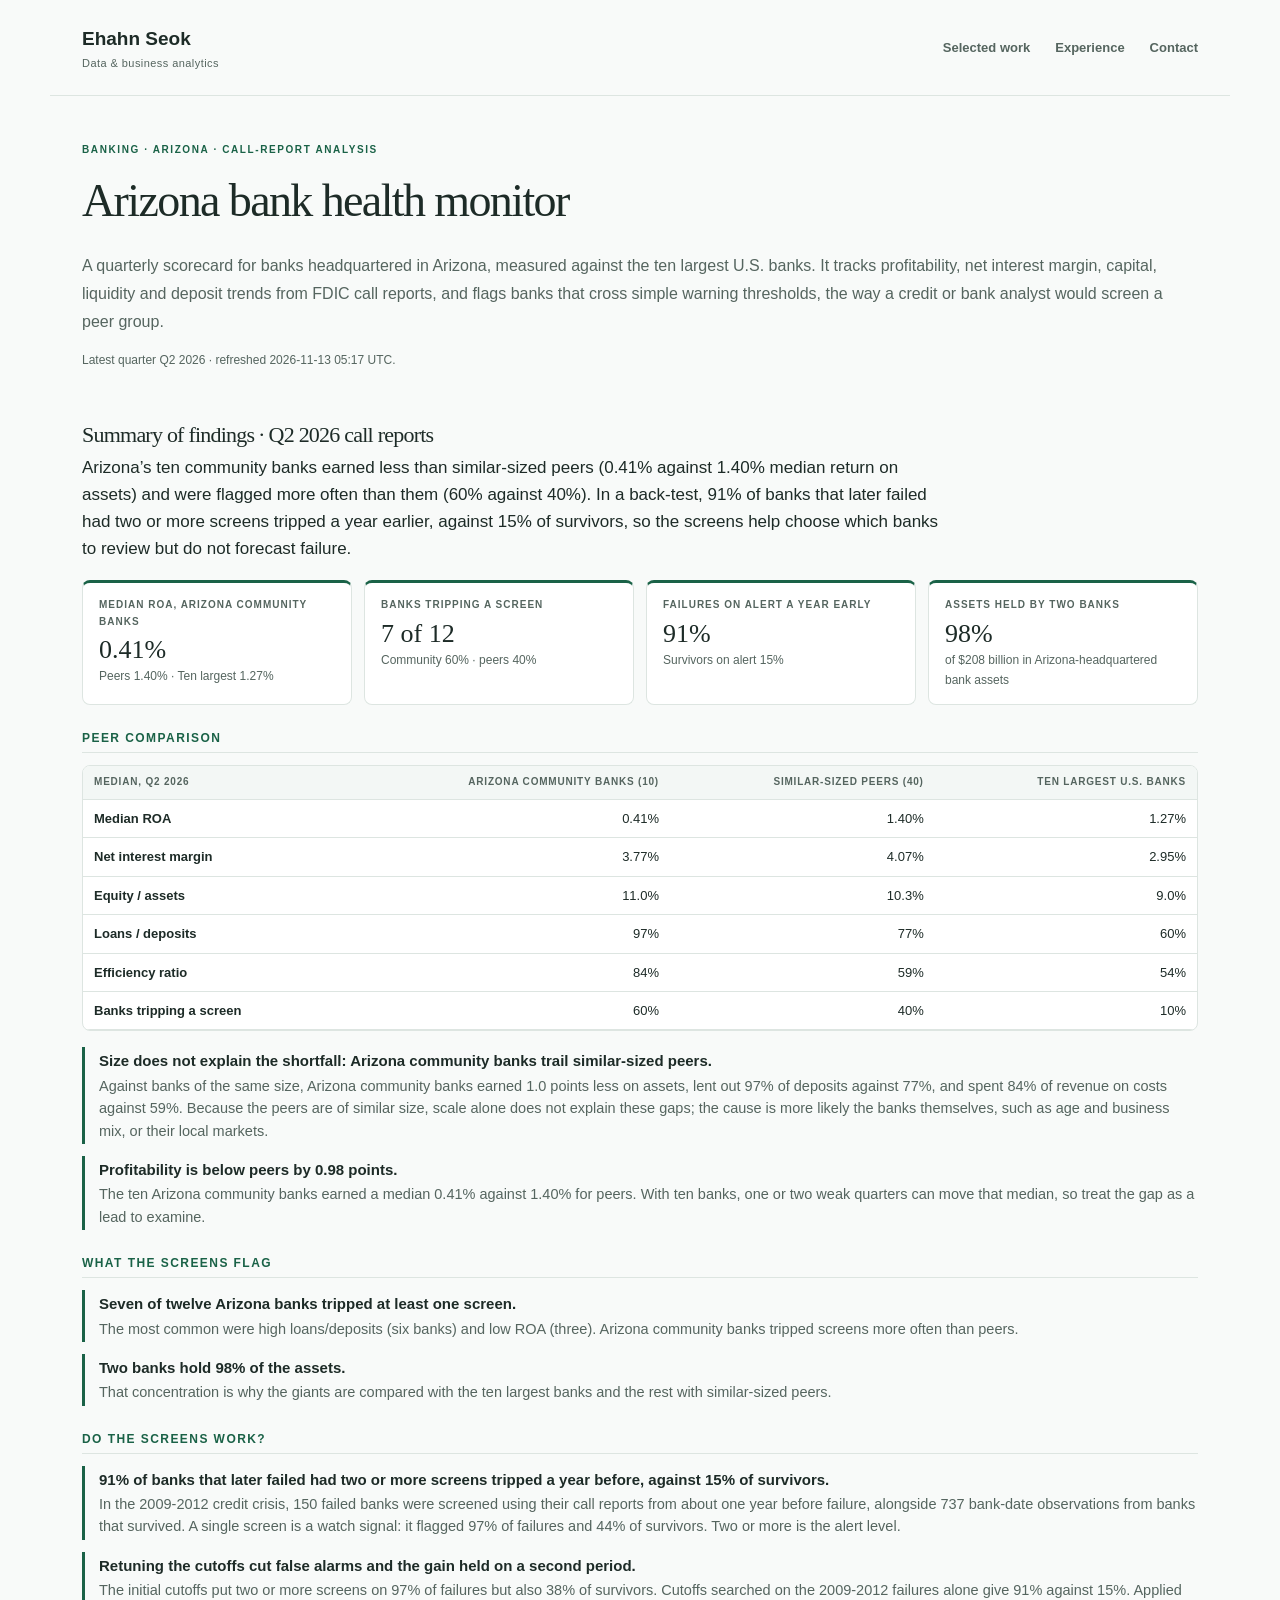
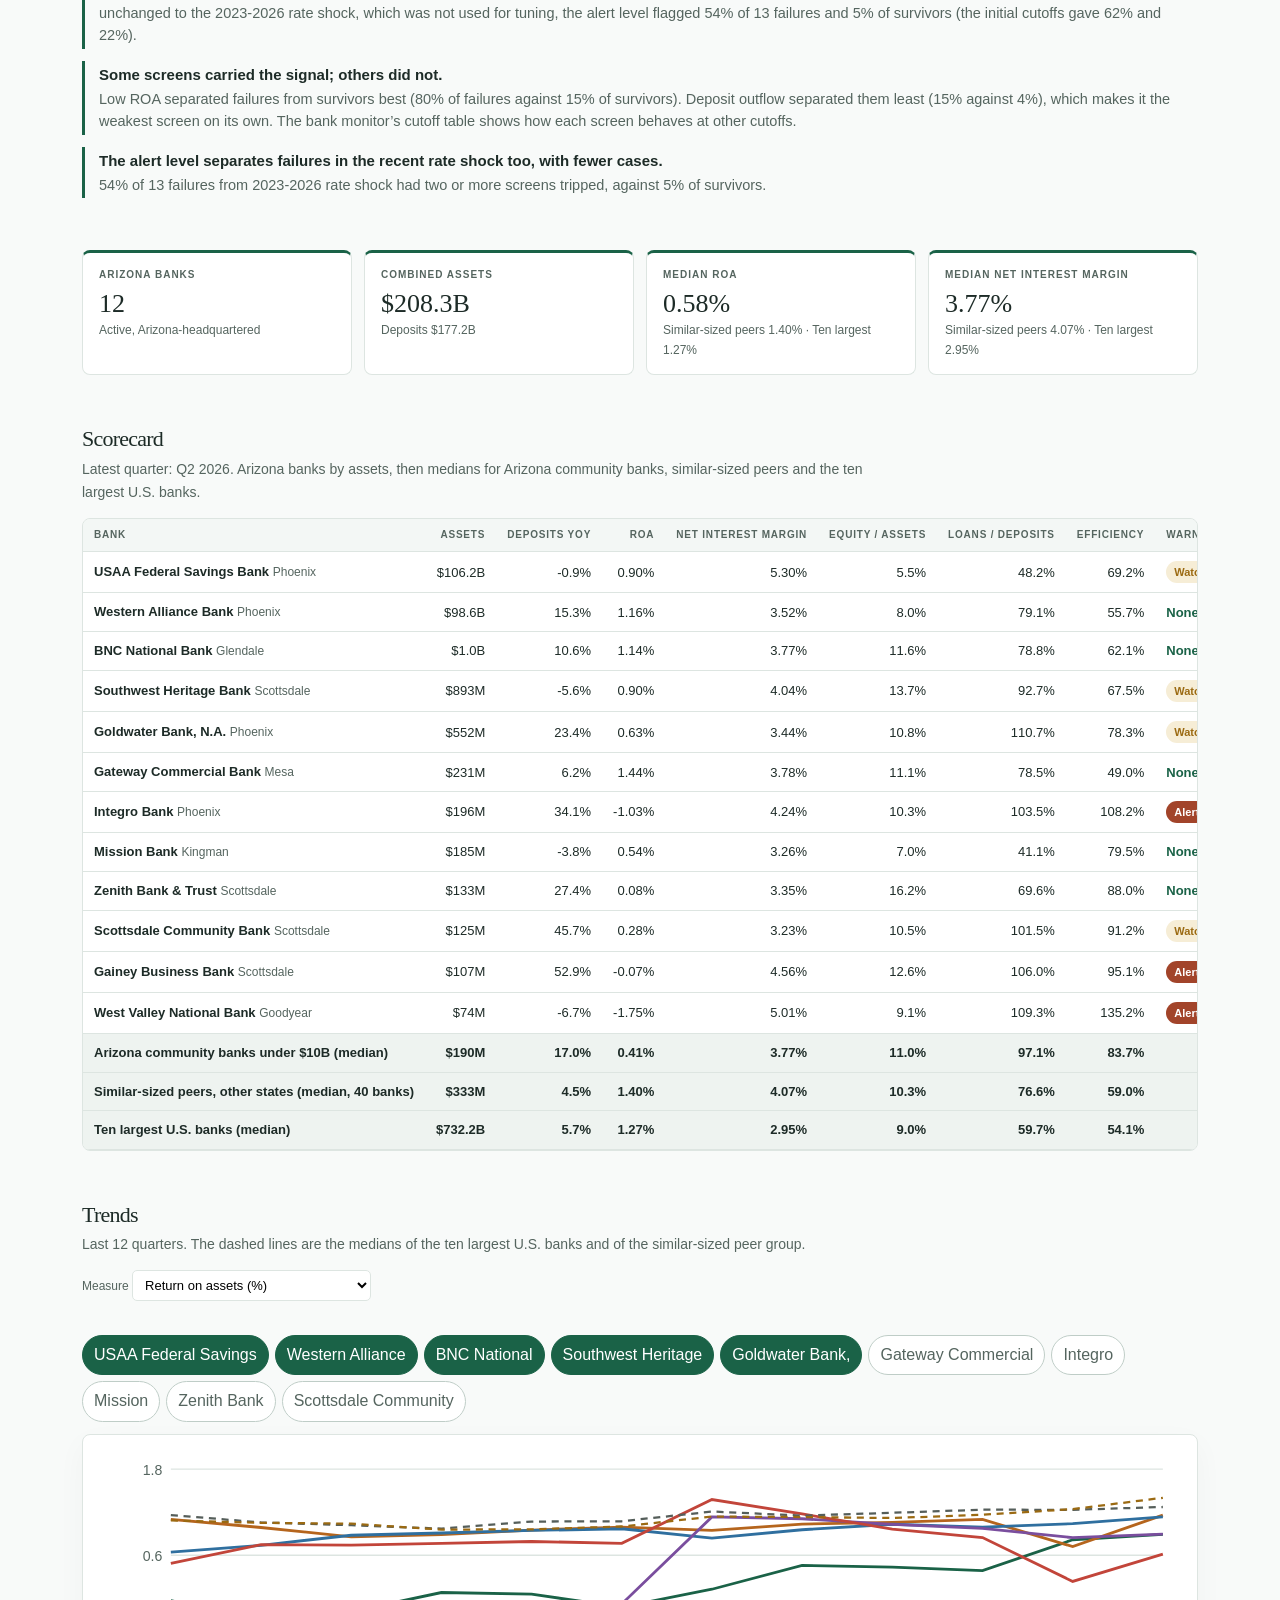
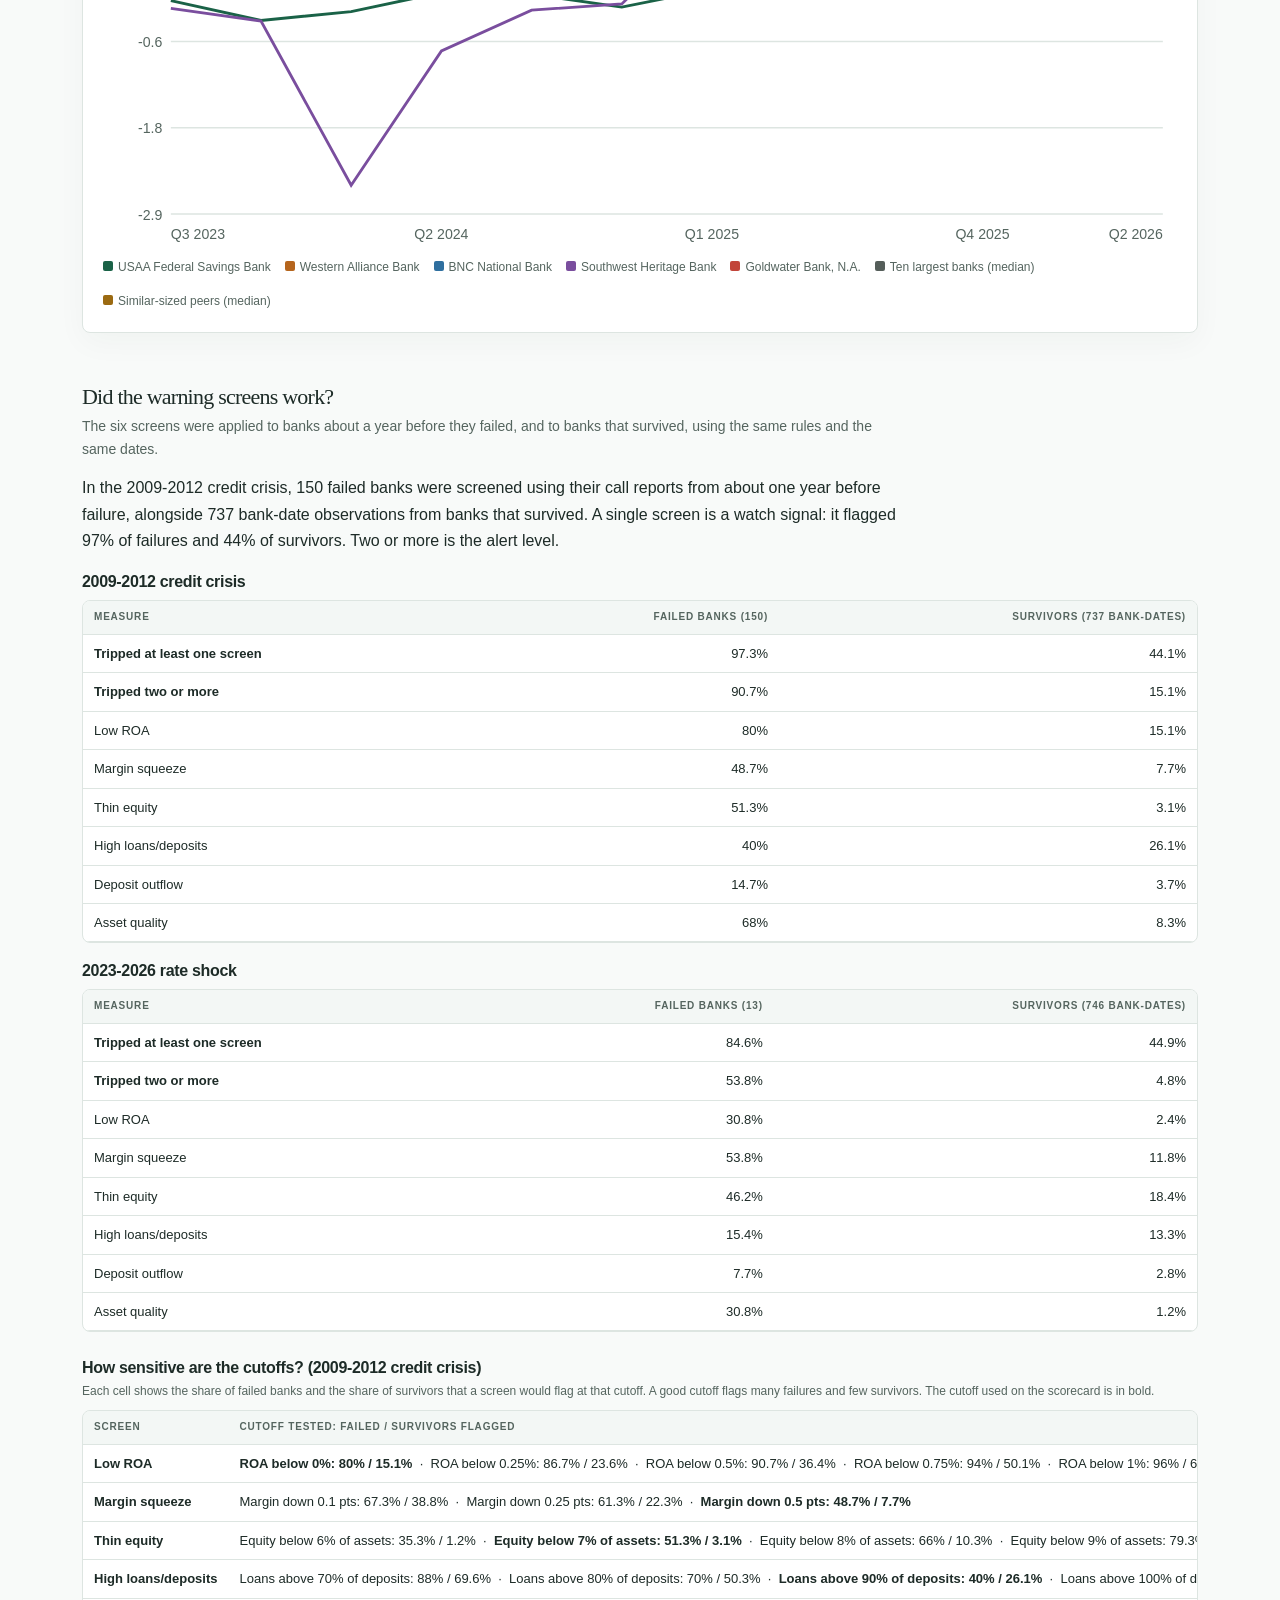
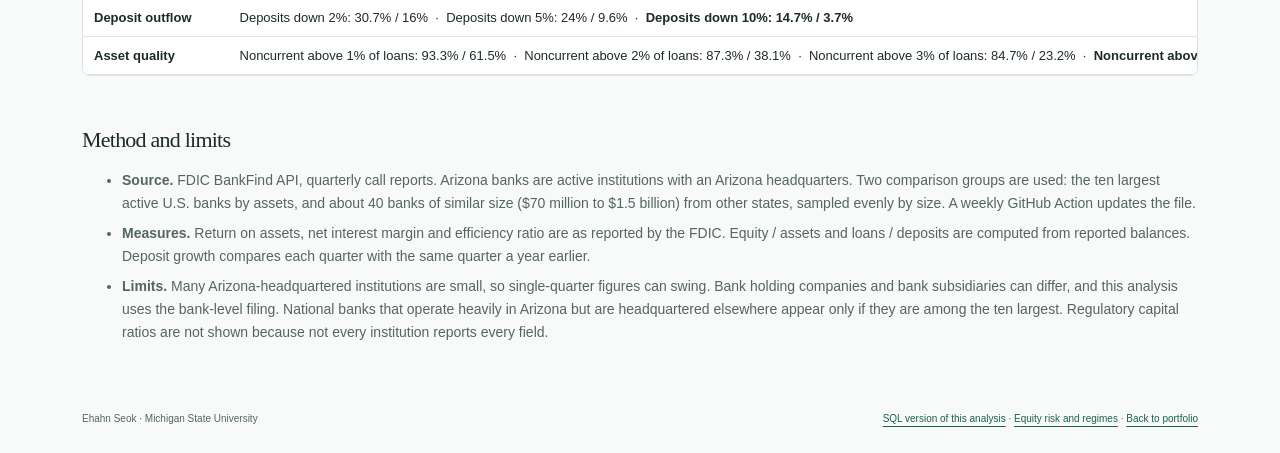
<file: bank-monitor.html>
<!doctype html>
<html lang="en">
<head>
<meta charset="utf-8"><meta name="viewport" content="width=device-width, initial-scale=1">
<title>Arizona Bank Health Monitor | Ehahn Seok</title>
<meta name="description" content="Quarterly health scorecard for Arizona-headquartered banks, compared with the ten largest U.S. banks: profitability, margins, capital, liquidity and deposit trends from FDIC call reports.">
<link rel="stylesheet" href="style.css?v=pf10">
<link rel="icon" href="favicon.ico?v=g9c7u4w3" type="image/x-icon">
<link rel="icon" type="image/png" sizes="32x32" href="favicon-32x32.png?v=g9c7u4w3">
<meta name="theme-color" content="#1a6247">
<style>
.bm section{padding:26px 0;border-bottom:0}.bm h1{font-size:clamp(30px,4vw,46px)}.bm h2{font-size:22px;margin:0 0 6px}
.intro{padding:46px 0 12px!important}.fine{font-size:12px;color:var(--muted)}.sub{font-size:14px;color:var(--muted);margin:0 0 14px;max-width:800px}
.panel{background:var(--surface);border:1px solid var(--border);border-radius:8px;padding:20px;box-shadow:var(--shadow)}
.kpis{display:grid;grid-template-columns:repeat(4,1fr);gap:12px}
.kpi{background:var(--surface);border:1px solid var(--border);border-top:3px solid var(--accent);border-radius:8px;padding:14px 16px}
.kpi .l{font-size:10px;font-weight:750;letter-spacing:.1em;text-transform:uppercase;color:var(--muted)}.kpi .v{font:400 26px/1.15 Georgia,serif;margin:5px 0 2px}.kpi .s{font-size:12px;color:var(--muted)}
.tw{overflow-x:auto;border:1px solid var(--border);border-radius:8px;background:var(--surface)}
table.data{border-collapse:collapse;width:100%;font-size:13px}.data th,.data td{padding:8px 11px;border-bottom:1px solid var(--border);text-align:left;white-space:nowrap}
.data th{font-size:10px;letter-spacing:.08em;text-transform:uppercase;color:var(--muted);background:#f3f7f5}.data .n{text-align:right;font-variant-numeric:tabular-nums}
.data tr.med td{background:#eef3f0;font-weight:700}
.flag{display:inline-block;margin:1px 3px 1px 0;padding:2px 8px;border-radius:99px;font-size:11px;font-weight:700;background:#f6e3dc;color:#a2442a}.ok{color:#1a6247;font-weight:700}
.chips{display:flex;gap:6px;flex-wrap:wrap}.chip{border:1px solid #bfcdc7;background:#fff;color:var(--muted);font:700 12px inherit;padding:6px 11px;border-radius:99px;cursor:pointer}.chip[aria-pressed=true]{background:var(--accent);border-color:var(--accent);color:#fff}
.bar-top{display:flex;gap:12px;flex-wrap:wrap;align-items:center;margin-bottom:12px}.bm select{font:inherit;font-size:13px;padding:6px 8px;border:1px solid var(--border);border-radius:5px;background:#fff}
svg.ch{width:100%;height:auto;display:block}.legend{display:flex;gap:14px;flex-wrap:wrap;font-size:12px;color:var(--muted);margin-top:8px}.legend u{display:inline-block;width:10px;height:10px;border-radius:2px;margin-right:5px;text-decoration:none}
.status{font-size:13px;margin-top:6px}.status.err{color:#a2442a;font-weight:600}.method li{font-size:14px;color:var(--muted);margin:0 0 7px}.hidden{display:none!important}
@media(max-width:900px){.kpis{grid-template-columns:1fr 1fr}}
.leadS{font-size:17px;line-height:1.6;max-width:860px;margin:0 0 18px}.fg{margin:26px 0 0}.fg h3{font-family:inherit;font-weight:700;font-size:12px;letter-spacing:.12em;text-transform:uppercase;color:var(--accent);margin:0 0 12px;padding-bottom:6px;border-bottom:1px solid var(--border)}.fg .kf{border:0;background:none;box-shadow:none;padding:0;margin:0}.fg .kf li{font-size:14.5px;color:var(--muted)}.fg .kf li b{display:block;color:var(--text);font-size:15px;margin-bottom:2px}.cmp{margin:0 0 16px}.cmp td:first-child,.cmp th:first-child{font-weight:600}.cmp th.n,.cmp td.n{text-align:right;font-variant-numeric:tabular-nums}</style>
</head>
<body class="bm">
<a class="skip-link" href="#main">Skip to content</a>
<header class="site-header"><a class="brand" href="index.html">Ehahn Seok<span>Data & business analytics</span></a><nav aria-label="Main navigation"><a href="index.html#projects">Selected work</a><a href="index.html#experience">Experience</a><a href="index.html#contact">Contact</a></nav></header>
<main id="main">
<section class="intro">
<p class="eyebrow">Banking · Arizona · Call-report analysis</p>
<h1>Arizona bank health monitor</h1>
<p class="lead">A quarterly scorecard for banks headquartered in Arizona, measured against the ten largest U.S. banks. It tracks profitability, net interest margin, capital, liquidity and deposit trends from FDIC call reports, and flags banks that cross simple warning thresholds, the way a credit or bank analyst would screen a peer group.</p>
<p class="fine" id="asof">Loading data…</p><div class="status" id="status" role="status"></div>
</section>
<section id="fnd"><h2 id="kfH">Summary of findings</h2><p class="leadS" id="kLead"></p><div class="kpis" id="kTiles"></div><div id="kGroups"></div></section>
<div id="out" class="hidden">
<section><div class="kpis" id="kpis"></div></section>
<section><h2>Scorecard</h2><p class="sub" id="scSub"></p><div class="tw"><table class="data"><thead><tr><th>Bank</th><th class="n">Assets</th><th class="n">Deposits YoY</th><th class="n">ROA</th><th class="n">Net interest margin</th><th class="n">Equity / assets</th><th class="n">Loans / deposits</th><th class="n">Efficiency</th><th>Warnings</th></tr></thead><tbody id="sc"></tbody></table></div>
</section>
<section><h2>Trends</h2><p class="sub">Last 12 quarters. The dashed lines are the medians of the ten largest U.S. banks and of the similar-sized peer group.</p>
<div class="bar-top"><label class="fine">Measure <select id="met"></select></label><div class="chips" id="chips" role="group" aria-label="Choose banks"></div></div>
<div class="panel"><div id="tr"></div><div class="legend" id="lg"></div></div></section>
</div>
<section id="bt" class="hidden"><h2>Did the warning screens work?</h2><p class="sub">The six screens were applied to banks about a year before they failed, and to banks that survived, using the same rules and the same dates.</p><p id="btText" style="max-width:820px"></p><div id="btTables"></div></section>
<section><h2>Method and limits</h2><ul class="method">
<li><b>Source.</b> FDIC BankFind API, quarterly call reports. Arizona banks are active institutions with an Arizona headquarters. Two comparison groups are used: the ten largest active U.S. banks by assets, and about 40 banks of similar size ($70 million to $1.5 billion) from other states, sampled evenly by size. A weekly GitHub Action updates the file.</li>
<li><b>Measures.</b> Return on assets, net interest margin and efficiency ratio are as reported by the FDIC. Equity / assets and loans / deposits are computed from reported balances. Deposit growth compares each quarter with the same quarter a year earlier.</li>
<li><b>Limits.</b> Many Arizona-headquartered institutions are small, so single-quarter figures can swing. Bank holding companies and bank subsidiaries can differ, and this analysis uses the bank-level filing. National banks that operate heavily in Arizona but are headquartered elsewhere appear only if they are among the ten largest. Regulatory capital ratios are not shown because not every institution reports every field.</li>
</ul></section>
</main>
<footer><span>Ehahn Seok · Michigan State University</span><span><a href="sql-analysis.html">SQL version of this analysis</a> · <a href="equity-risk.html">Equity risk and regimes</a> · <a href="index.html">Back to portfolio</a></span></footer>
<script src="findings.js?v=16"></script>
<script src="bank-monitor.js?v=7"></script>
</body></html>
</file>
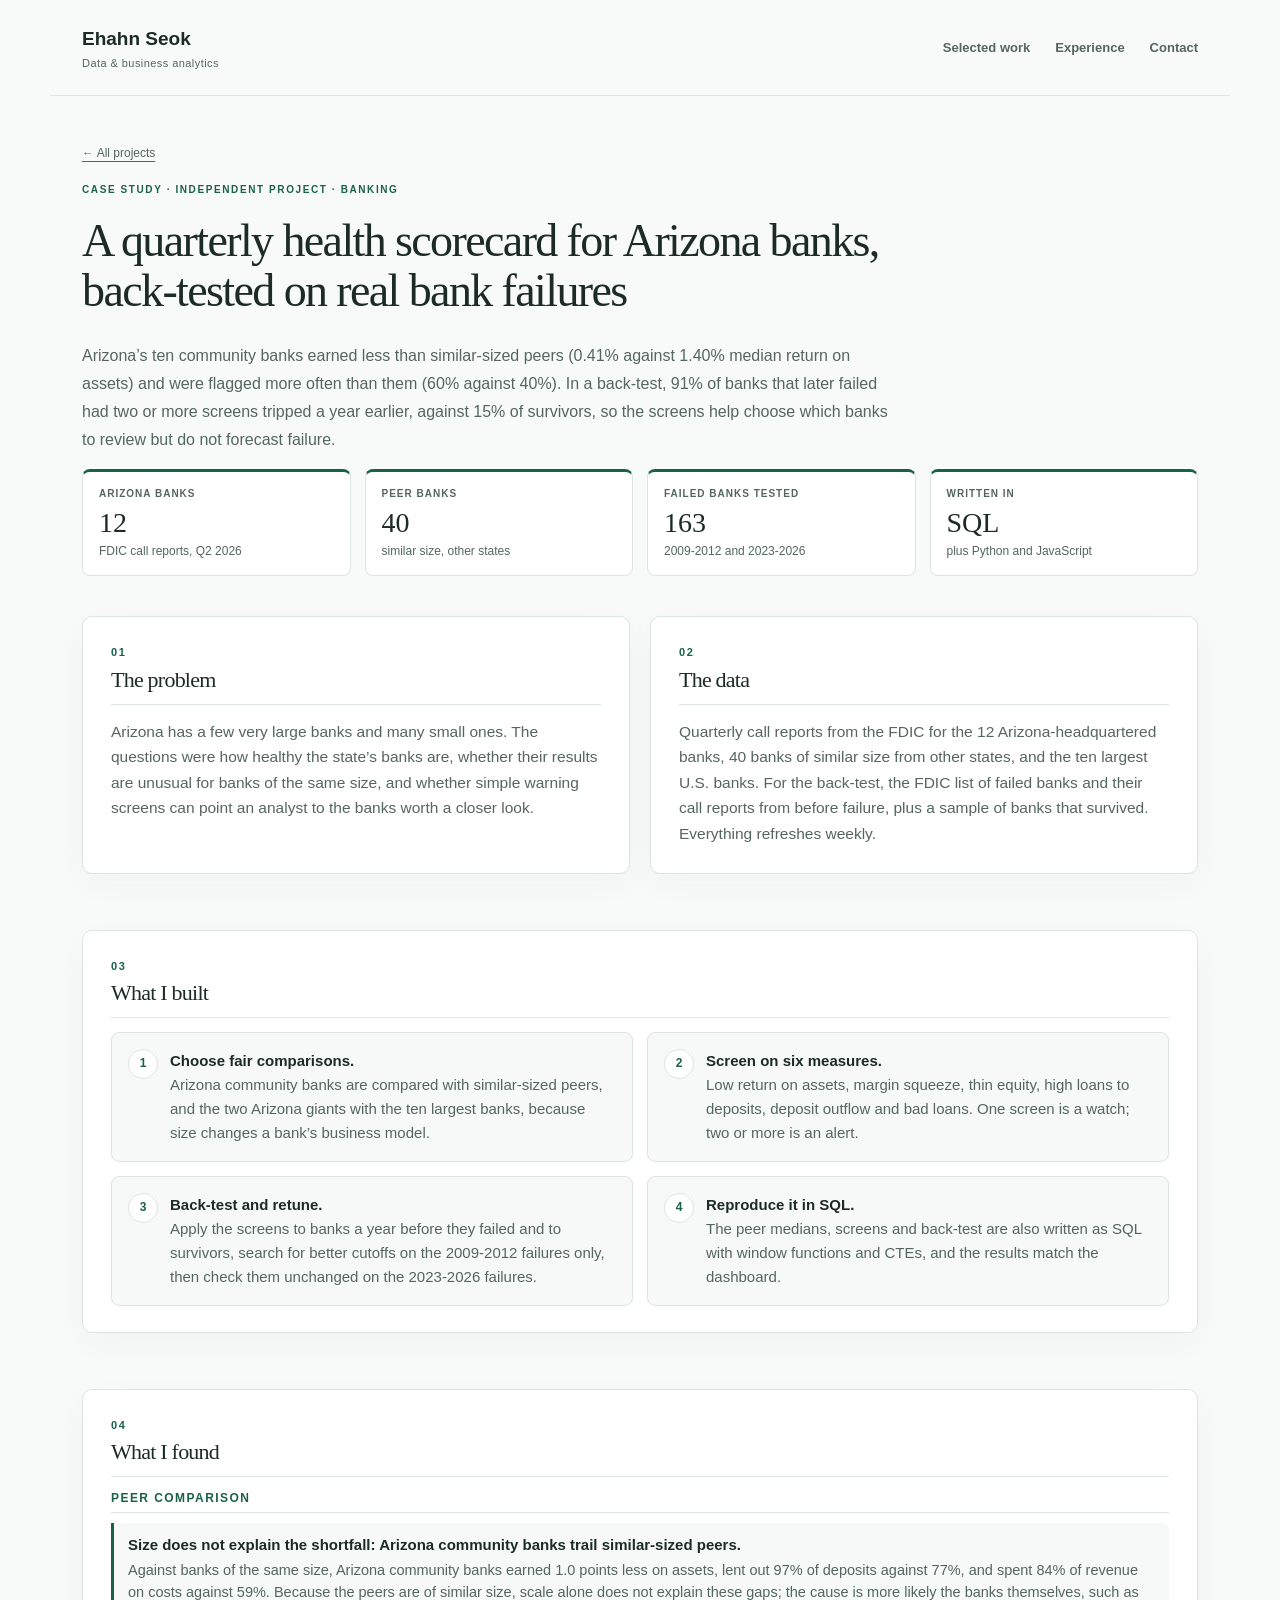
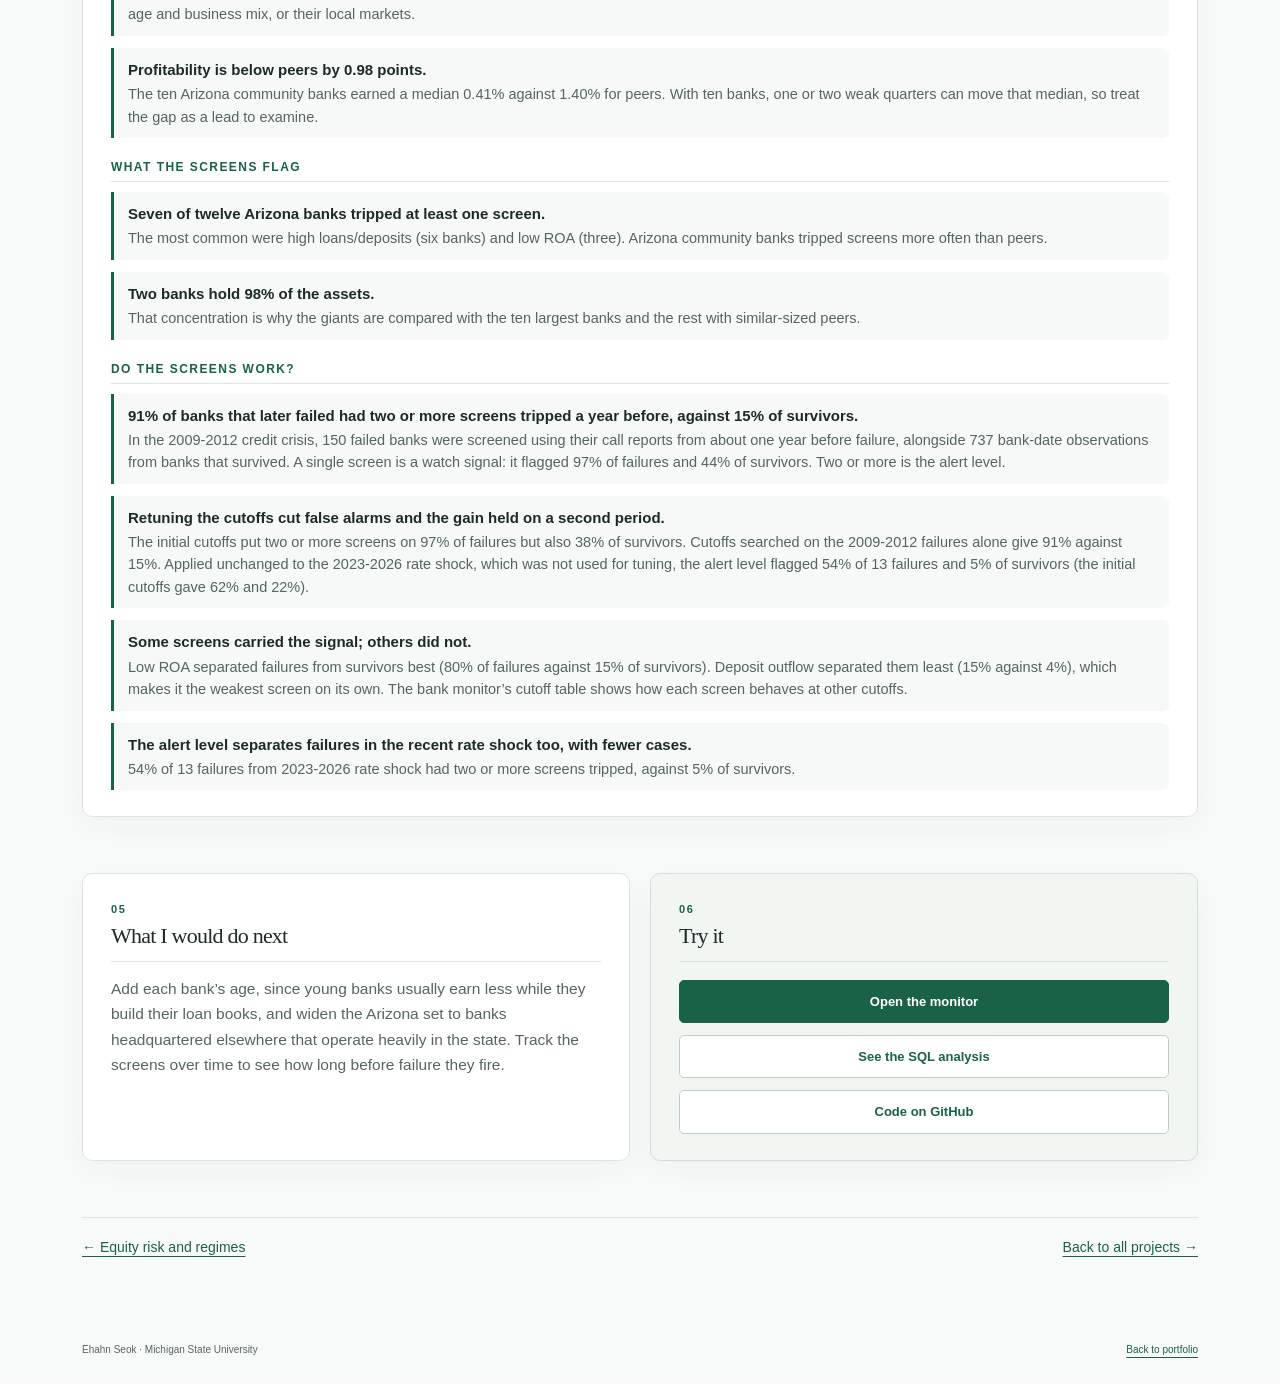
<file: case-bank.html>
<!doctype html>
<html lang="en">
<head>
<meta charset="utf-8"><meta name="viewport" content="width=device-width, initial-scale=1">
<title>Arizona Bank Health Monitor | Ehahn Seok</title>
<meta name="description" content="Case study: a quarterly scorecard for Arizona banks, compared with similar-sized peers, with warning screens back-tested on real bank failures and written in SQL.">
<link rel="stylesheet" href="style.css?v=pf10"><link rel="stylesheet" href="case.css?v=3">
<link rel="icon" href="favicon.ico?v=g9c7u4w3" type="image/x-icon">
<link rel="icon" type="image/png" sizes="32x32" href="favicon-32x32.png?v=g9c7u4w3">
<meta name="theme-color" content="#1a6247">

</head>
<body class="cs" data-case="bank">
<a class="skip-link" href="#main">Skip to content</a>
<header class="site-header"><a class="brand" href="index.html">Ehahn Seok<span>Data & business analytics</span></a><nav aria-label="Main navigation"><a href="index.html#projects">Selected work</a><a href="index.html#experience">Experience</a><a href="index.html#contact">Contact</a></nav></header>
<main id="main">
<section class="intro"><p class="crumb"><a href="index.html#projects">← All projects</a></p><p class="eyebrow">Case study · Independent project · Banking</p><h1>A quarterly health scorecard for Arizona banks, back-tested on real bank failures</h1><p class="lead" id="cs-lead">Pulled FDIC call-report data for Arizona-headquartered banks, compared them with similar-sized banks and the ten largest, and tested six warning screens against real bank failures.</p><div class="kpis" id="cs-tiles"><div class="kpi"><div class="l">Arizona banks</div><div class="v">12</div><div class="s">FDIC call reports, quarterly</div></div><div class="kpi"><div class="l">Peer banks</div><div class="v">40</div><div class="s">similar size, other states</div></div><div class="kpi"><div class="l">Failures tested</div><div class="v">150+</div><div class="s">2009-2012 and 2023-2026</div></div><div class="kpi"><div class="l">Written in</div><div class="v">SQL</div><div class="s">and Python and JavaScript</div></div></div></section>
<section class="grid2"><div class="panel"><p class="num">01</p><h2>The problem</h2><p>Arizona has a few very large banks and many small ones. The questions were how healthy the state’s banks are, whether their results are unusual for banks of the same size, and whether simple warning screens can point an analyst to the banks worth a closer look.</p></div><div class="panel"><p class="num">02</p><h2>The data</h2><p>Quarterly call reports from the FDIC for the 12 Arizona-headquartered banks, 40 banks of similar size from other states, and the ten largest U.S. banks. For the back-test, the FDIC list of failed banks and their call reports from before failure, plus a sample of banks that survived. Everything refreshes weekly.</p></div></section>
<section><div class="panel"><p class="num">03</p><h2>What I built</h2><ol class="steps"><li><b>Choose fair comparisons.</b> Arizona community banks are compared with similar-sized peers, and the two Arizona giants with the ten largest banks, because size changes a bank’s business model.</li><li><b>Screen on six measures.</b> Low return on assets, margin squeeze, thin equity, high loans to deposits, deposit outflow and bad loans. One screen is a watch; two or more is an alert.</li><li><b>Back-test and retune.</b> Apply the screens to banks a year before they failed and to survivors, search for better cutoffs on the 2009-2012 failures only, then check them unchanged on the 2023-2026 failures.</li><li><b>Reproduce it in SQL.</b> The peer medians, screens and back-test are also written as SQL with window functions and CTEs, and the results match the dashboard.</li></ol></div></section>
<section><div class="panel"><p class="num">04</p><h2>What I found</h2><div id="cs-found"><p>Loading findings…</p></div></div></section>
<section class="grid2"><div class="panel"><p class="num">05</p><h2>What I would do next</h2><p>Add each bank’s age, since young banks usually earn less while they build their loan books, and widen the Arizona set to banks headquartered elsewhere that operate heavily in the state. Track the screens over time to see how long before failure they fire.</p></div><div class="panel tryit"><p class="num">06</p><h2>Try it</h2><div class="btns"><a class="primary" href="bank-monitor.html">Open the monitor</a><a class="" href="sql-analysis.html">See the SQL analysis</a><a class="" href="https://github.com/eseok0517/Portfolio">Code on GitHub</a></div></div></section>
<section><div class="nextp"><a href="case-equity.html">← Equity risk and regimes</a><a href="index.html#projects">Back to all projects →</a></div></section>
</main>
<footer><span>Ehahn Seok · Michigan State University</span><span><a href="index.html">Back to portfolio</a></span></footer>
<script src="findings.js?v=16"></script>
<script src="case.js?v=1"></script>
</body></html>
</file>
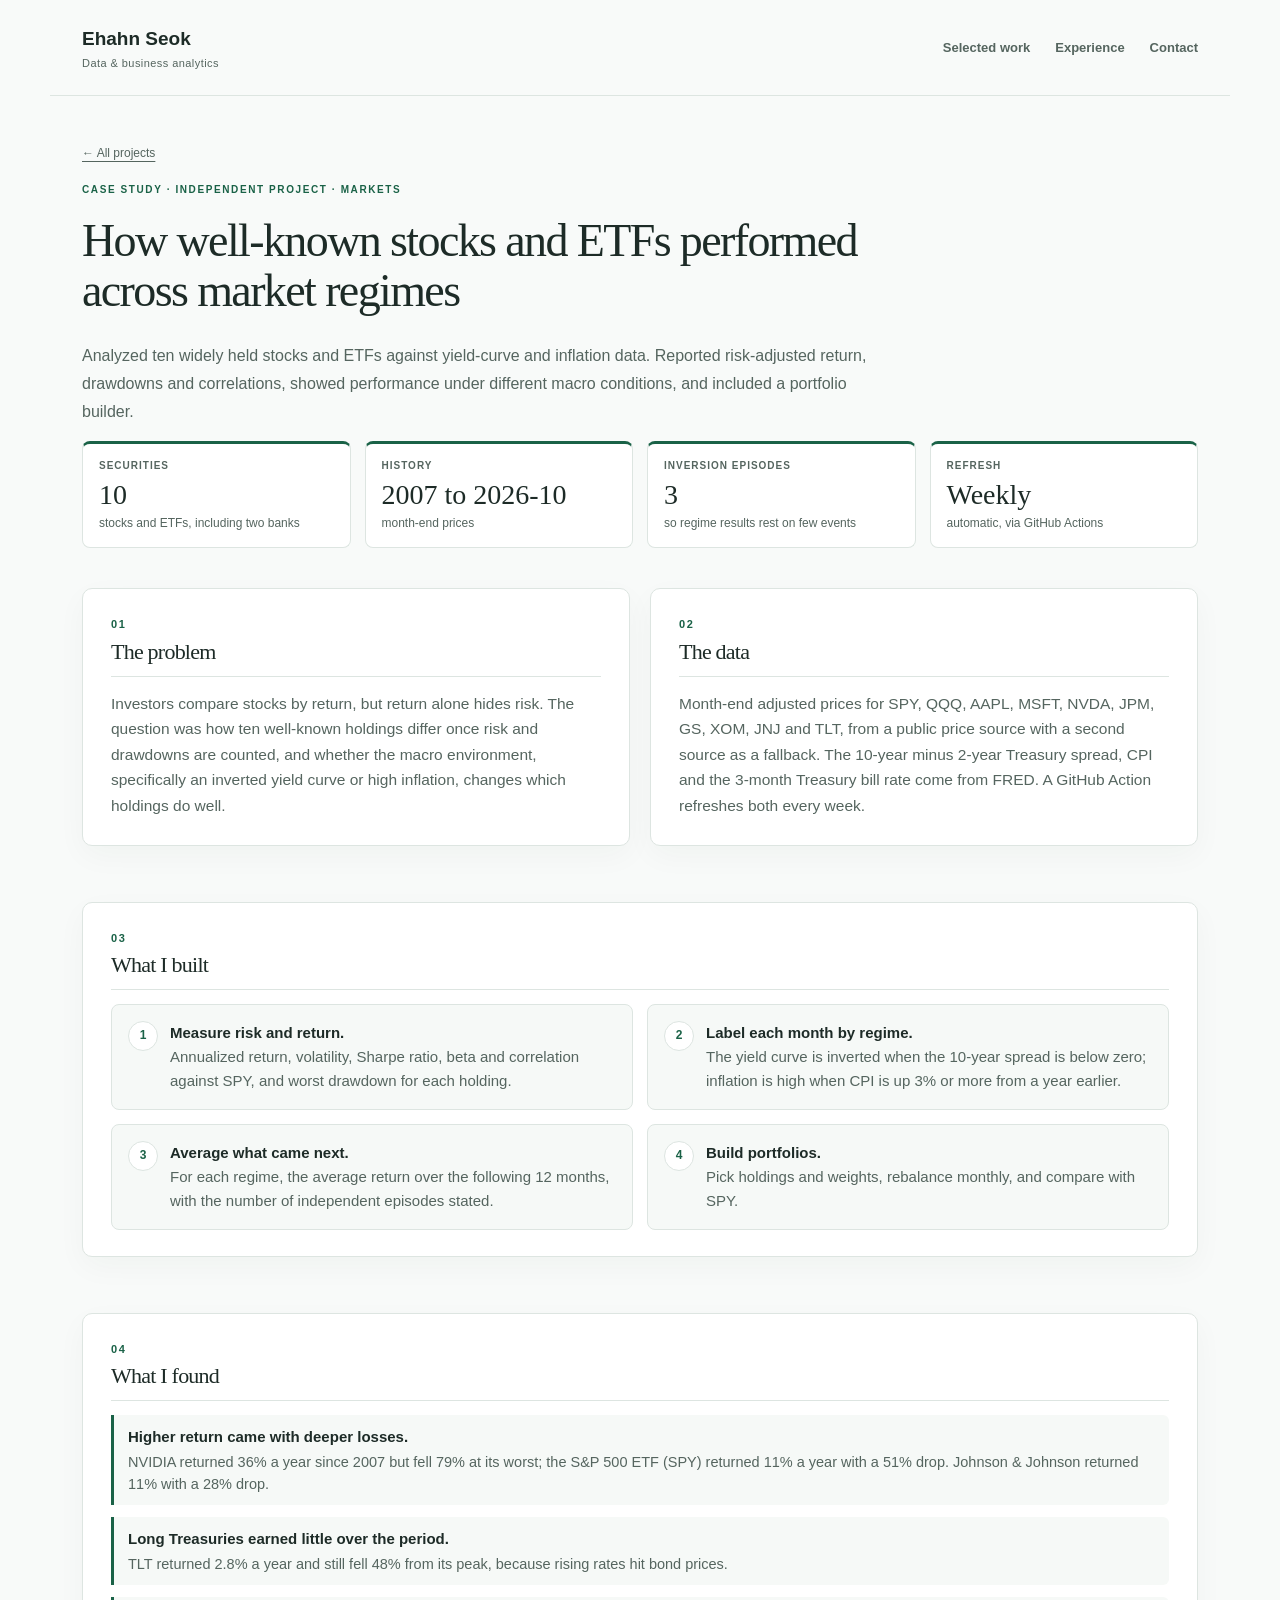
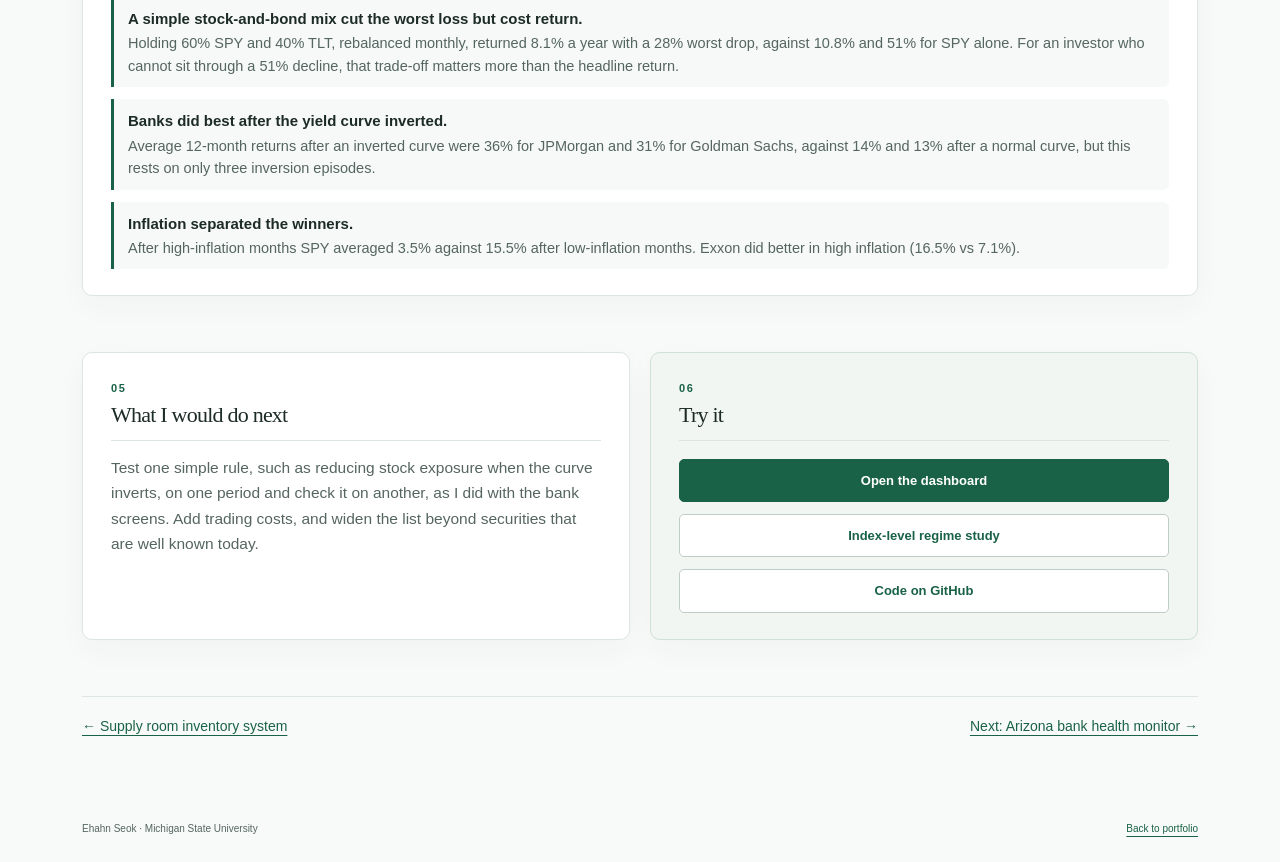
<file: case-equity.html>
<!doctype html>
<html lang="en">
<head>
<meta charset="utf-8"><meta name="viewport" content="width=device-width, initial-scale=1">
<title>Equity Risk and Regimes | Ehahn Seok</title>
<meta name="description" content="Case study: risk, return and macro-regime analysis of ten well-known stocks and ETFs, with a portfolio builder.">
<link rel="stylesheet" href="style.css?v=pf10"><link rel="stylesheet" href="case.css?v=3">
<link rel="icon" href="favicon.ico?v=g9c7u4w3" type="image/x-icon">
<link rel="icon" type="image/png" sizes="32x32" href="favicon-32x32.png?v=g9c7u4w3">
<meta name="theme-color" content="#1a6247">

</head>
<body class="cs" data-case="equity">
<a class="skip-link" href="#main">Skip to content</a>
<header class="site-header"><a class="brand" href="index.html">Ehahn Seok<span>Data & business analytics</span></a><nav aria-label="Main navigation"><a href="index.html#projects">Selected work</a><a href="index.html#experience">Experience</a><a href="index.html#contact">Contact</a></nav></header>
<main id="main">
<section class="intro"><p class="crumb"><a href="index.html#projects">← All projects</a></p><p class="eyebrow">Case study · Independent project · Markets</p><h1>How well-known stocks and ETFs performed across market regimes</h1><p class="lead" id="cs-lead">Analyzed ten widely held stocks and ETFs against yield-curve and inflation data. Reported risk-adjusted return, drawdowns and correlations, showed performance under different macro conditions, and included a portfolio builder.</p><div class="kpis" id="cs-tiles"><div class="kpi"><div class="l">Securities</div><div class="v">10</div><div class="s">stocks and ETFs, including two banks</div></div><div class="kpi"><div class="l">History</div><div class="v">2007+</div><div class="s">month-end prices</div></div><div class="kpi"><div class="l">Macro series</div><div class="v">3</div><div class="s">yield curve, inflation, T-bill rate</div></div><div class="kpi"><div class="l">Refresh</div><div class="v">Weekly</div><div class="s">automatic, via GitHub Actions</div></div></div></section>
<section class="grid2"><div class="panel"><p class="num">01</p><h2>The problem</h2><p>Investors compare stocks by return, but return alone hides risk. The question was how ten well-known holdings differ once risk and drawdowns are counted, and whether the macro environment, specifically an inverted yield curve or high inflation, changes which holdings do well.</p></div><div class="panel"><p class="num">02</p><h2>The data</h2><p>Month-end adjusted prices for SPY, QQQ, AAPL, MSFT, NVDA, JPM, GS, XOM, JNJ and TLT, from a public price source with a second source as a fallback. The 10-year minus 2-year Treasury spread, CPI and the 3-month Treasury bill rate come from FRED. A GitHub Action refreshes both every week.</p></div></section>
<section><div class="panel"><p class="num">03</p><h2>What I built</h2><ol class="steps"><li><b>Measure risk and return.</b> Annualized return, volatility, Sharpe ratio, beta and correlation against SPY, and worst drawdown for each holding.</li><li><b>Label each month by regime.</b> The yield curve is inverted when the 10-year spread is below zero; inflation is high when CPI is up 3% or more from a year earlier.</li><li><b>Average what came next.</b> For each regime, the average return over the following 12 months, with the number of independent episodes stated.</li><li><b>Build portfolios.</b> Pick holdings and weights, rebalance monthly, and compare with SPY.</li></ol></div></section>
<section><div class="panel"><p class="num">04</p><h2>What I found</h2><div id="cs-found"><p>Loading findings…</p></div></div></section>
<section class="grid2"><div class="panel"><p class="num">05</p><h2>What I would do next</h2><p>Test one simple rule, such as reducing stock exposure when the curve inverts, on one period and check it on another, as I did with the bank screens. Add trading costs, and widen the list beyond securities that are well known today.</p></div><div class="panel tryit"><p class="num">06</p><h2>Try it</h2><div class="btns"><a class="primary" href="equity-risk.html">Open the dashboard</a><a class="" href="projects/macro-regimes/">Index-level regime study</a><a class="" href="https://github.com/eseok0517/Portfolio">Code on GitHub</a></div></div></section>
<section><div class="nextp"><a href="case-inventory.html">← Supply room inventory system</a><a href="case-bank.html">Next: Arizona bank health monitor →</a></div></section>
</main>
<footer><span>Ehahn Seok · Michigan State University</span><span><a href="index.html">Back to portfolio</a></span></footer>
<script src="findings.js?v=16"></script>
<script src="case.js?v=1"></script>
</body></html>
</file>
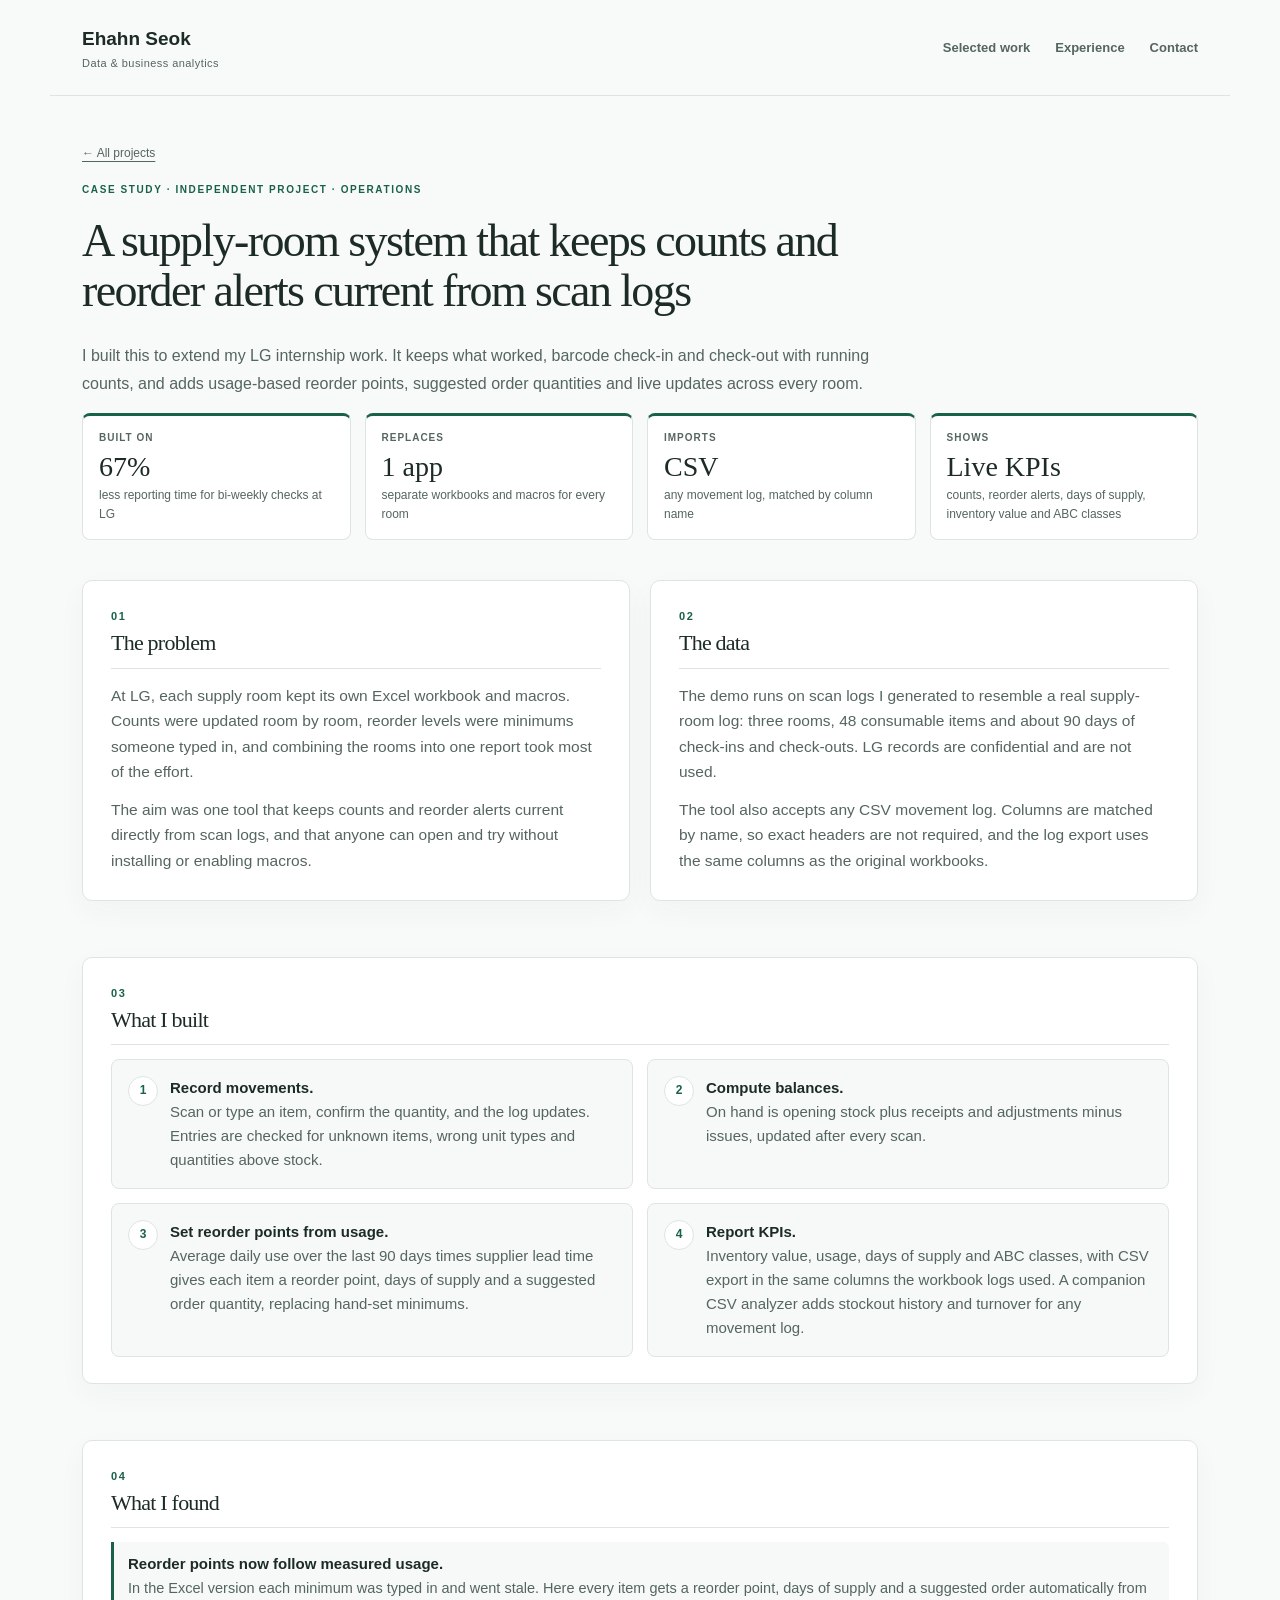
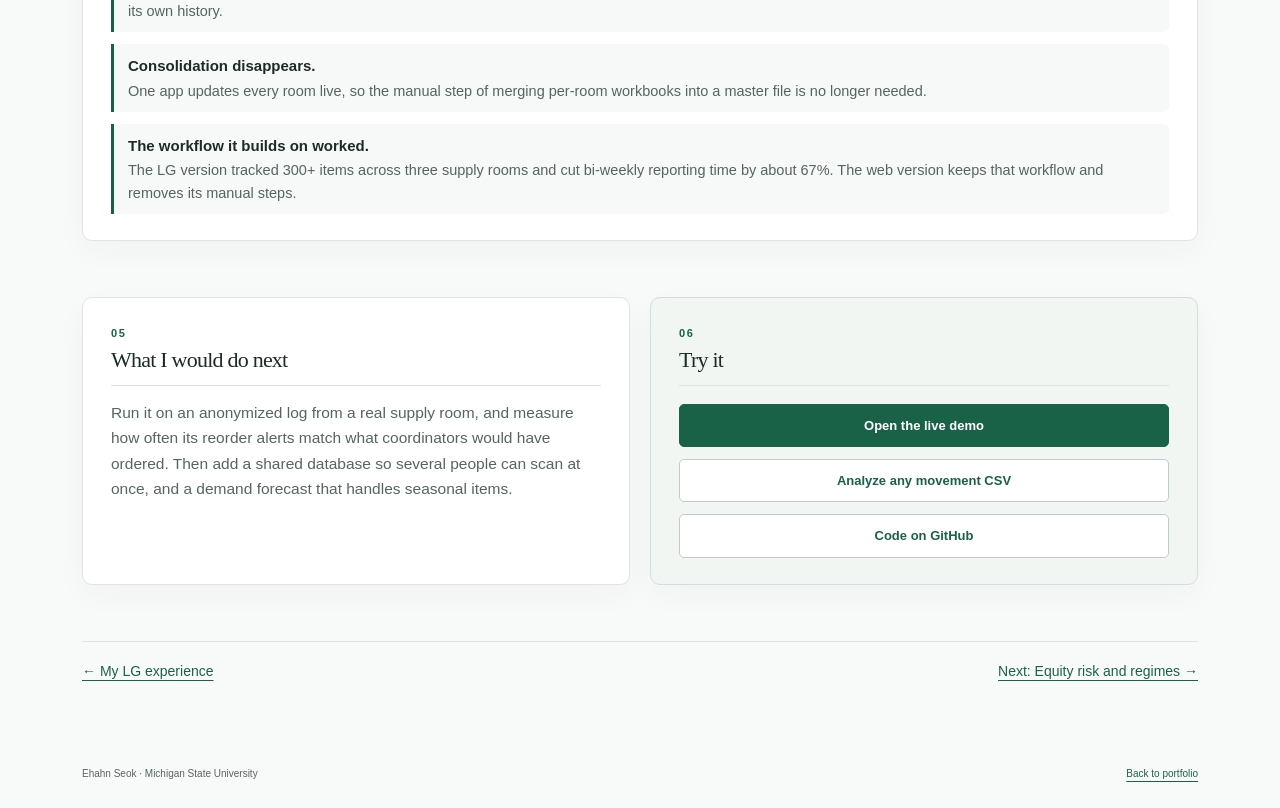
<file: case-inventory.html>
<!doctype html>
<html lang="en">
<head>
<meta charset="utf-8"><meta name="viewport" content="width=device-width, initial-scale=1">
<title>Supply Room Inventory System | Ehahn Seok</title>
<meta name="description" content="Case study: a browser-based supply room inventory system that extends my LG internship work with usage-based reorder points, CSV import and built-in KPIs.">
<link rel="stylesheet" href="style.css?v=pf10"><link rel="stylesheet" href="case.css?v=3">
<link rel="icon" href="favicon.ico?v=g9c7u4w3" type="image/x-icon">
<link rel="icon" type="image/png" sizes="32x32" href="favicon-32x32.png?v=g9c7u4w3">
<meta name="theme-color" content="#1a6247">

</head>
<body class="cs" data-case="inventory">
<a class="skip-link" href="#main">Skip to content</a>
<header class="site-header"><a class="brand" href="index.html">Ehahn Seok<span>Data & business analytics</span></a><nav aria-label="Main navigation"><a href="index.html#projects">Selected work</a><a href="index.html#experience">Experience</a><a href="index.html#contact">Contact</a></nav></header>
<main id="main">
<section class="intro"><p class="crumb"><a href="index.html#projects">← All projects</a></p><p class="eyebrow">Case study · Independent project · Operations</p><h1>A supply-room system that keeps counts and reorder alerts current from scan logs</h1><p class="lead" id="cs-lead">I built this to extend my LG internship work. It keeps what worked, barcode check-in and check-out with running counts, and adds usage-based reorder points, suggested order quantities and live updates across every room.</p><div class="kpis" id="cs-tiles"><div class="kpi"><div class="l">Built on</div><div class="v">67%</div><div class="s">less reporting time for bi-weekly checks at LG</div></div><div class="kpi"><div class="l">Replaces</div><div class="v">1 app</div><div class="s">separate workbooks and macros for every room</div></div><div class="kpi"><div class="l">Imports</div><div class="v">CSV</div><div class="s">any movement log, matched by column name</div></div><div class="kpi"><div class="l">Shows</div><div class="v">Live KPIs</div><div class="s">counts, reorder alerts, days of supply, inventory value and ABC classes</div></div></div></section>
<section class="grid2"><div class="panel"><p class="num">01</p><h2>The problem</h2><p>At LG, each supply room kept its own Excel workbook and macros. Counts were updated room by room, reorder levels were minimums someone typed in, and combining the rooms into one report took most of the effort.</p><p>The aim was one tool that keeps counts and reorder alerts current directly from scan logs, and that anyone can open and try without installing or enabling macros.</p></div><div class="panel"><p class="num">02</p><h2>The data</h2><p>The demo runs on scan logs I generated to resemble a real supply-room log: three rooms, 48 consumable items and about 90 days of check-ins and check-outs. LG records are confidential and are not used.</p><p>The tool also accepts any CSV movement log. Columns are matched by name, so exact headers are not required, and the log export uses the same columns as the original workbooks.</p></div></section>
<section><div class="panel"><p class="num">03</p><h2>What I built</h2><ol class="steps"><li><b>Record movements.</b> Scan or type an item, confirm the quantity, and the log updates. Entries are checked for unknown items, wrong unit types and quantities above stock.</li><li><b>Compute balances.</b> On hand is opening stock plus receipts and adjustments minus issues, updated after every scan.</li><li><b>Set reorder points from usage.</b> Average daily use over the last 90 days times supplier lead time gives each item a reorder point, days of supply and a suggested order quantity, replacing hand-set minimums.</li><li><b>Report KPIs.</b> Inventory value, usage, days of supply and ABC classes, with CSV export in the same columns the workbook logs used. A companion CSV analyzer adds stockout history and turnover for any movement log.</li></ol></div></section>
<section><div class="panel"><p class="num">04</p><h2>What I found</h2><div id="cs-found"><ul class="kf"><li><b>Reorder points now follow measured usage.</b> In the Excel version each minimum was typed in and went stale. Here every item gets a reorder point, days of supply and a suggested order automatically from its own history.</li><li><b>Consolidation disappears.</b> One app updates every room live, so the manual step of merging per-room workbooks into a master file is no longer needed.</li><li><b>The workflow it builds on worked.</b> The LG version tracked 300+ items across three supply rooms and cut bi-weekly reporting time by about 67%. The web version keeps that workflow and removes its manual steps.</li></ul></div></div></section>
<section class="grid2"><div class="panel"><p class="num">05</p><h2>What I would do next</h2><p>Run it on an anonymized log from a real supply room, and measure how often its reorder alerts match what coordinators would have ordered. Then add a shared database so several people can scan at once, and a demand forecast that handles seasonal items.</p></div><div class="panel tryit"><p class="num">06</p><h2>Try it</h2><div class="btns"><a class="primary" href="inventory-system.html">Open the live demo</a><a class="" href="inventory-kpi.html?demo=1">Analyze any movement CSV</a><a class="" href="https://github.com/eseok0517/Portfolio">Code on GitHub</a></div></div></section>
<section><div class="nextp"><a href="index.html#experience">← My LG experience</a><a href="case-equity.html">Next: Equity risk and regimes →</a></div></section>
</main>
<footer><span>Ehahn Seok · Michigan State University</span><span><a href="index.html">Back to portfolio</a></span></footer>
<script src="findings.js?v=16"></script>
<script src="case.js?v=1"></script>
</body></html>
</file>
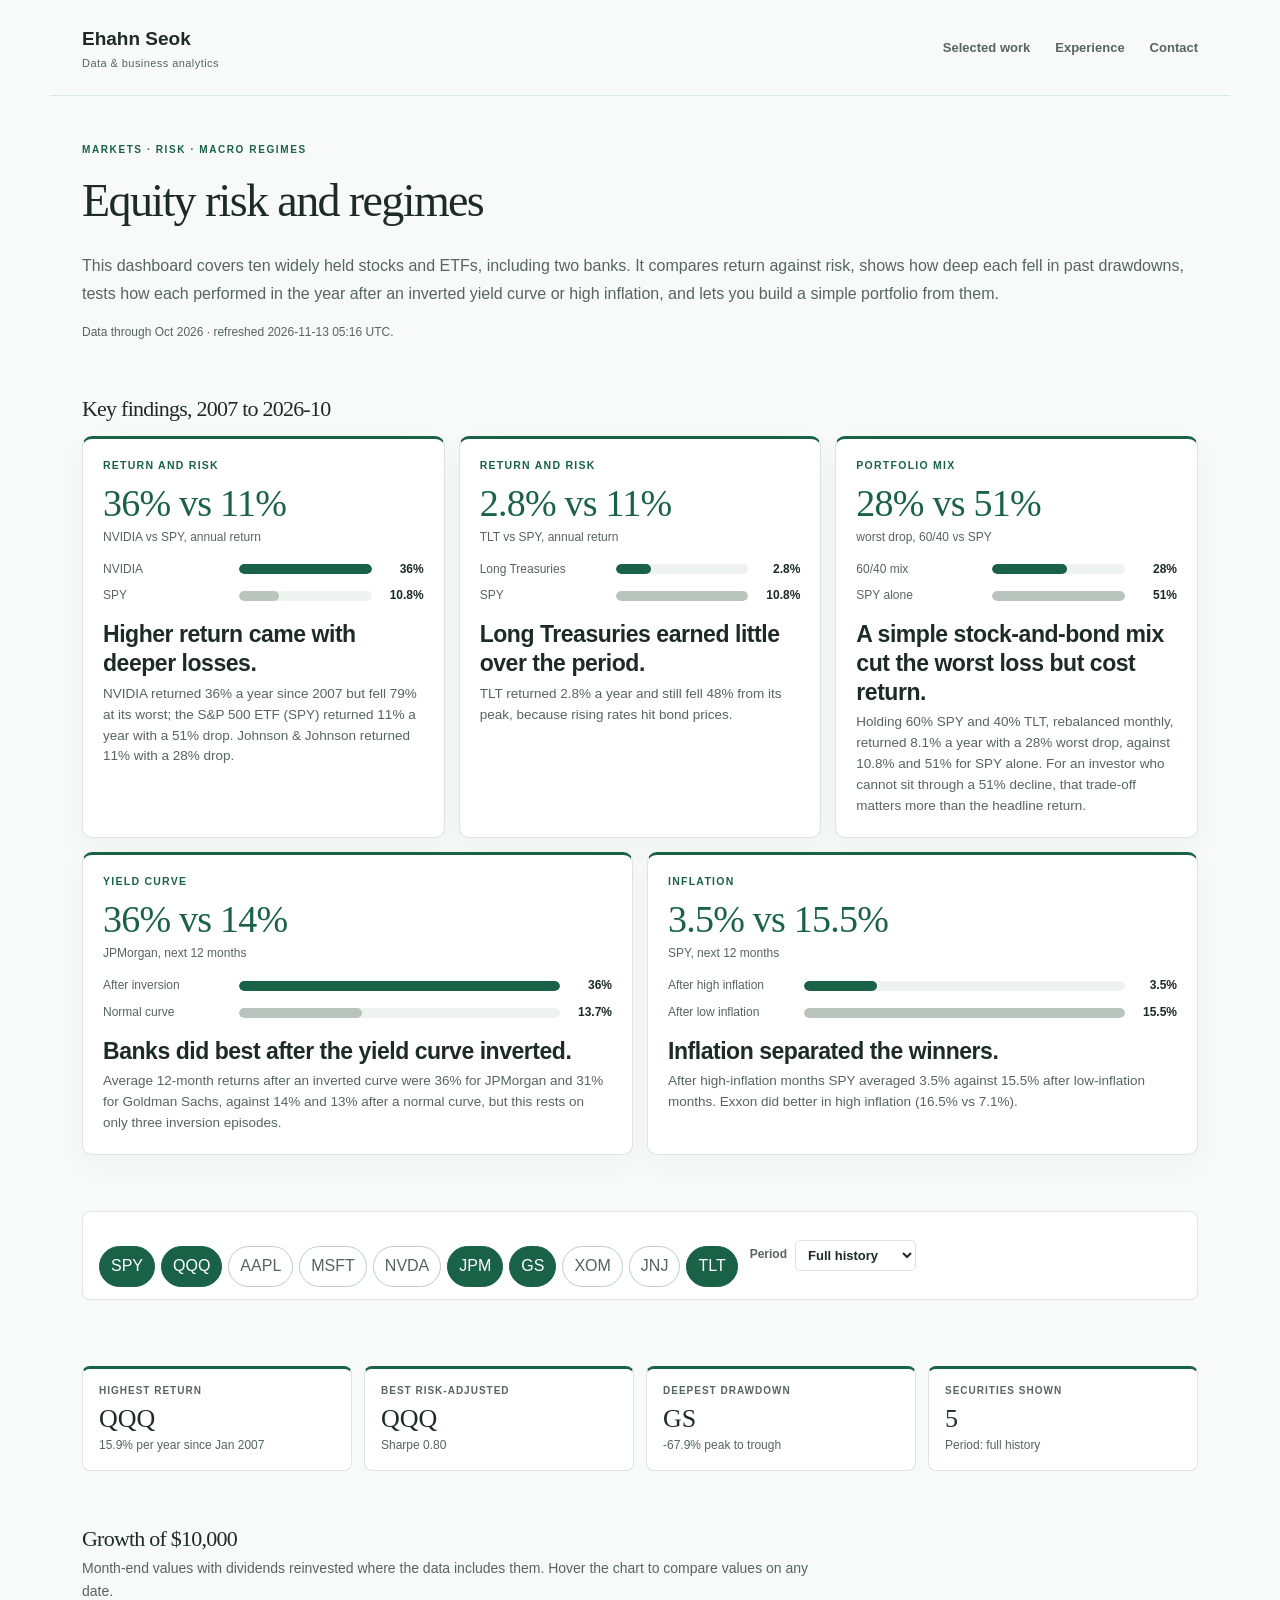
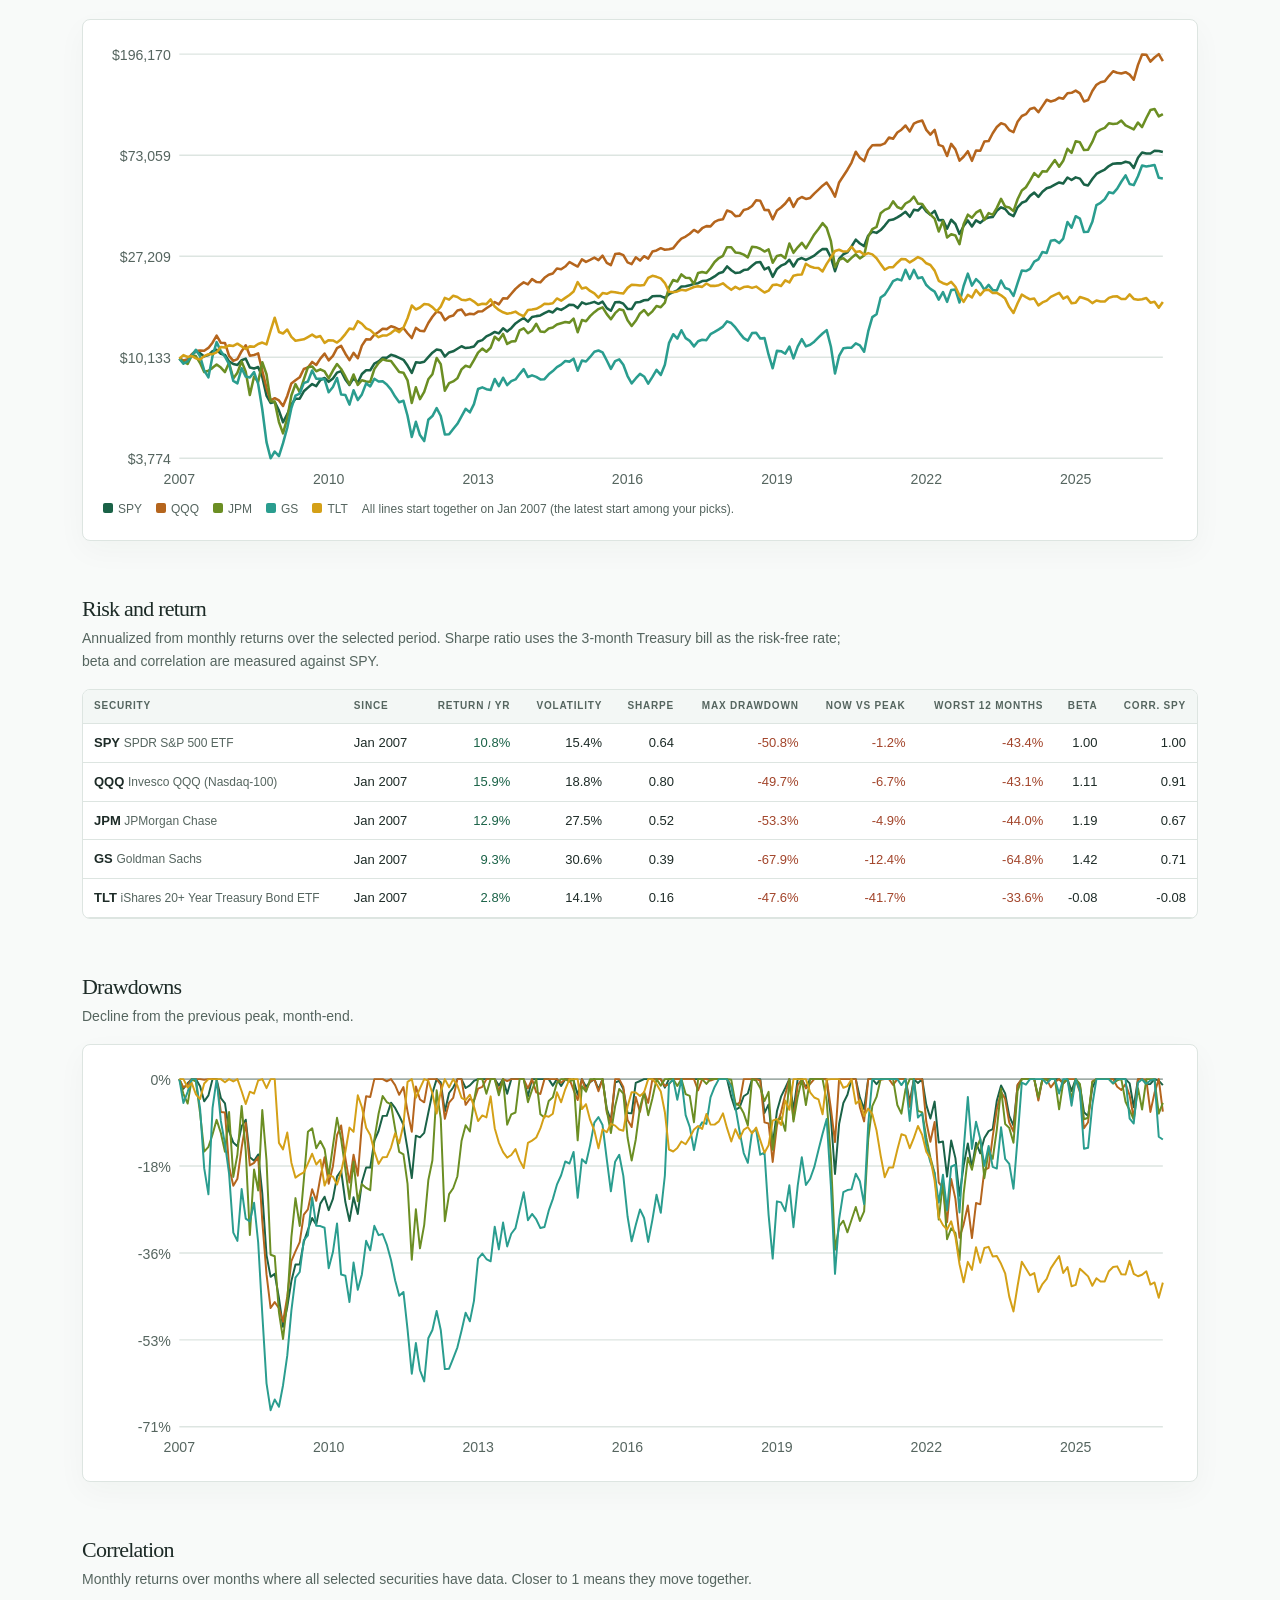
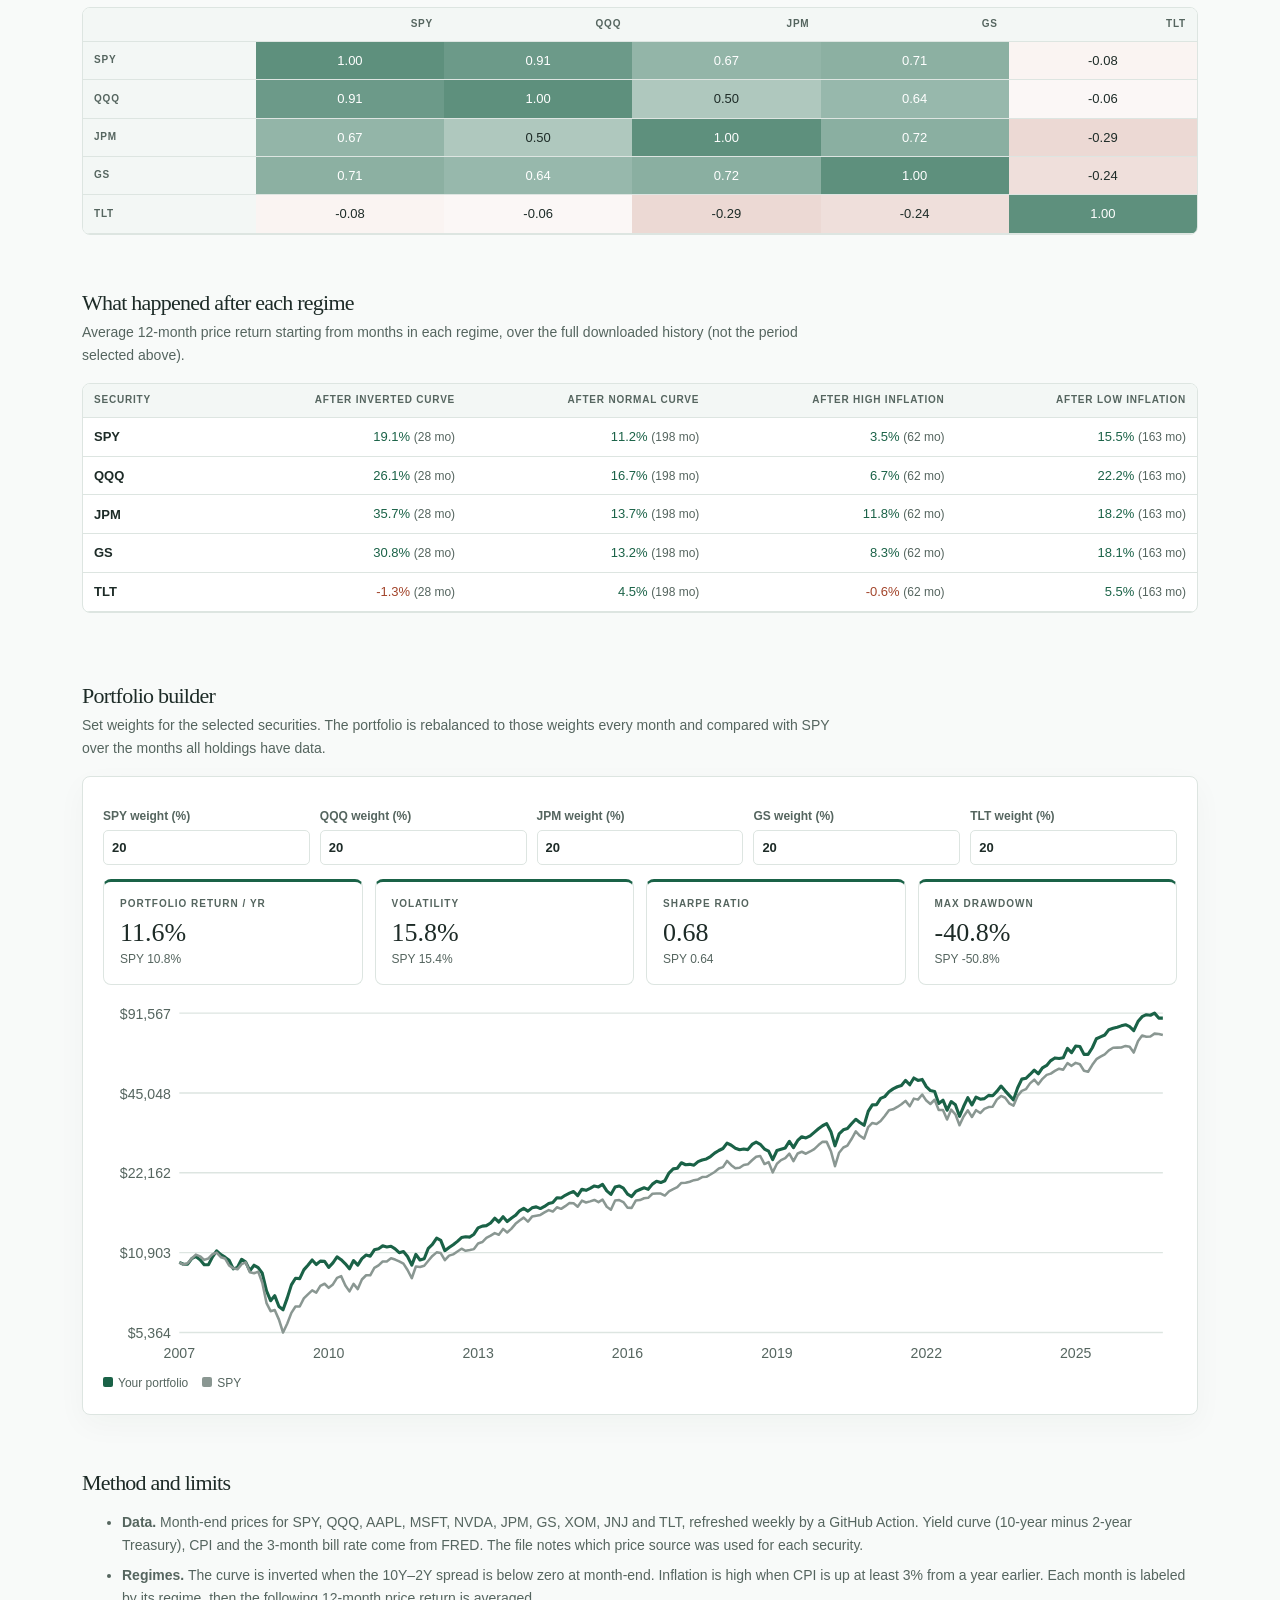
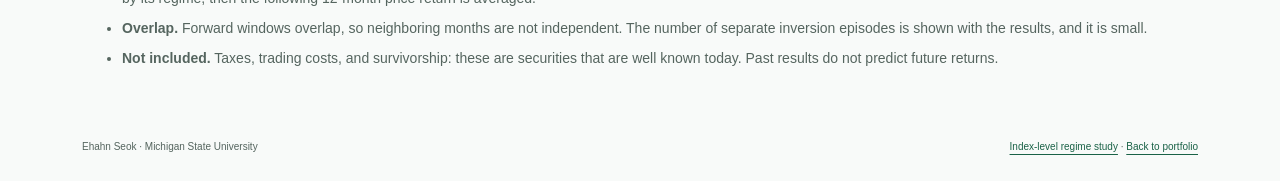
<file: equity-risk.html>
<!doctype html>
<html lang="en">
<head>
<meta charset="utf-8"><meta name="viewport" content="width=device-width, initial-scale=1">
<title>Equity Risk & Regimes | Ehahn Seok</title>
<meta name="description" content="Risk, return and drawdown for ten well-known stocks and ETFs, how each performed after yield-curve and inflation regimes, and a portfolio builder. Built on public price and FRED data.">
<link rel="stylesheet" href="style.css?v=pf10">
<link rel="icon" href="favicon.ico?v=g9c7u4w3" type="image/x-icon">
<link rel="icon" type="image/png" sizes="32x32" href="favicon-32x32.png?v=g9c7u4w3">
<link rel="icon" type="image/png" sizes="16x16" href="favicon-16x16.png?v=g9c7u4w3">
<meta name="theme-color" content="#1a6247">
<style>
.er section{padding:28px 0;border-bottom:0}.er h1{font-size:clamp(30px,4vw,46px)}.er h2{font-size:22px;margin:0 0 6px}
.intro{padding:46px 0 12px!important}.fine{font-size:12px;color:var(--muted)}.sub{font-size:14px;color:var(--muted);margin:0 0 16px;max-width:760px}
.panel{background:var(--surface);border:1px solid var(--border);border-radius:8px;padding:20px;box-shadow:var(--shadow)}
.bar-top{display:flex;gap:12px;flex-wrap:wrap;align-items:center;border:1px solid var(--border);border-radius:8px;background:var(--surface);padding:12px 16px}
.chips{display:flex;gap:6px;flex-wrap:wrap}
.chip{border:1px solid #bfcdc7;background:#fff;color:var(--muted);font:700 12px inherit;padding:6px 11px;border-radius:99px;cursor:pointer}
.chip[aria-pressed=true]{background:var(--accent);border-color:var(--accent);color:#fff}
.er select,.er input[type=number]{font:inherit;font-size:13px;padding:6px 8px;border:1px solid var(--border);border-radius:5px;background:#fff;color:var(--text)}
.ctl{font-size:12px;color:var(--muted);font-weight:600;display:flex;gap:8px;align-items:center}
.status{font-size:13px;margin-top:10px}.status.err{color:#a2442a;font-weight:600}
.kpis{display:grid;grid-template-columns:repeat(4,1fr);gap:12px}
.kpi{background:var(--surface);border:1px solid var(--border);border-top:3px solid var(--accent);border-radius:8px;padding:14px 16px}
.kpi .l{font-size:10px;font-weight:750;letter-spacing:.1em;text-transform:uppercase;color:var(--muted)}.kpi .v{font:400 26px/1.15 Georgia,serif;margin:5px 0 2px}.kpi .s{font-size:12px;color:var(--muted)}
.two{display:grid;grid-template-columns:minmax(0,1fr) minmax(0,1fr);gap:16px}
svg.ch{width:100%;height:auto;display:block}.legend{display:flex;gap:14px;flex-wrap:wrap;font-size:12px;color:var(--muted);margin-top:8px}.legend u{display:inline-block;width:10px;height:10px;border-radius:2px;margin-right:5px;text-decoration:none}
.tw{overflow-x:auto;border:1px solid var(--border);border-radius:8px;background:var(--surface)}
table.data{border-collapse:collapse;width:100%;font-size:13px}.data th,.data td{padding:8px 11px;border-bottom:1px solid var(--border);text-align:left;white-space:nowrap}
.data th{font-size:10px;letter-spacing:.08em;text-transform:uppercase;color:var(--muted);background:#f3f7f5}.data .n{text-align:right;font-variant-numeric:tabular-nums}
.heat td{text-align:center;font-variant-numeric:tabular-nums;min-width:52px}
.pos{color:#1a6247}.neg{color:#a2442a}
.wts{display:grid;grid-template-columns:repeat(auto-fit,minmax(150px,1fr));gap:10px;margin:10px 0 14px}
.wts label{display:flex;flex-direction:column;gap:3px;font-size:12px;color:var(--muted);font-weight:600}
.tip{position:absolute;pointer-events:none;background:#fff;border:1px solid var(--border);border-radius:6px;box-shadow:var(--shadow);padding:8px 10px;font-size:12px;line-height:1.5;display:none;z-index:5}
.wrap{position:relative}
.method li{font-size:14px;color:var(--muted);margin:0 0 7px}.hidden{display:none!important}
@media(max-width:900px){.kpis{grid-template-columns:1fr 1fr}.two{grid-template-columns:minmax(0,1fr)}}
.fcards{display:grid;grid-template-columns:repeat(6,1fr);gap:14px;margin-top:14px}
.fcard{grid-column:span 2;background:var(--surface);border:1px solid var(--border);border-top:3px solid var(--accent);border-radius:10px;padding:18px 20px 20px;box-shadow:var(--shadow);display:flex;flex-direction:column}
.fcard:nth-child(n+4){grid-column:span 3}
.ftag{font-size:10.5px;font-weight:750;letter-spacing:.12em;text-transform:uppercase;color:var(--accent)}
.fstat{margin:10px 0 12px}.fstat b{display:block;font:400 38px/1.05 Georgia,'Times New Roman',serif;color:var(--accent);letter-spacing:-.02em}
.fstat small{display:block;font-size:12px;color:var(--muted);margin-top:4px}
.fbars{display:grid;gap:7px;margin:0 0 14px}.fb{display:grid;grid-template-columns:128px 1fr 44px;gap:8px;align-items:center;font-size:12px;color:var(--muted)}
.fb i{height:10px;background:#eef2f0;border-radius:5px;overflow:hidden;display:block}.fb u{display:block;height:100%;border-radius:5px;background:#b9c4bf}.fb u.c0{background:var(--accent)}
.fb em{font-style:normal;font-weight:700;color:var(--text);text-align:right}
.fcard h3{font:700 16px/1.3 inherit;margin:0 0 6px}.fcard p{margin:0;font-size:13.5px;line-height:1.55;color:var(--muted)}
@media(max-width:900px){.fcards{grid-template-columns:1fr}.fcard,.fcard:nth-child(n+4){grid-column:auto}}
</style>
</head>
<body class="er">
<a class="skip-link" href="#main">Skip to content</a>
<header class="site-header"><a class="brand" href="index.html">Ehahn Seok<span>Data & business analytics</span></a><nav aria-label="Main navigation"><a href="index.html#projects">Selected work</a><a href="index.html#experience">Experience</a><a href="index.html#contact">Contact</a></nav></header>
<main id="main">
<section class="intro">
<p class="eyebrow">Markets · Risk · Macro regimes</p>
<h1>Equity risk and regimes</h1>
<p class="lead">This dashboard covers ten widely held stocks and ETFs, including two banks. It compares return against risk, shows how deep each fell in past drawdowns, tests how each performed in the year after an inverted yield curve or high inflation, and lets you build a simple portfolio from them.</p>
<p class="fine" id="asof">Loading data…</p>
</section>

<section><h2 id="kfH">Findings</h2><div class="fcards" id="kf"></div></section>

<section>
<div class="bar-top">
<div class="chips" id="chips" role="group" aria-label="Choose securities"></div>
<label class="ctl">Period <select id="rng"><option value="all">Full history</option><option value="180">Last 15 years</option><option value="120">Last 10 years</option><option value="60">Last 5 years</option><option value="36">Last 3 years</option></select></label>
</div>
<div class="status" id="status" role="status"></div>
</section>

<div id="out" class="hidden">
<section><div class="kpis" id="kpis"></div></section>

<section><h2>Growth of $10,000</h2><p class="sub">Month-end values with dividends reinvested where the data includes them. Hover the chart to compare values on any date.</p>
<div class="panel wrap"><div id="growth"></div><div class="tip" id="tip"></div><div class="legend" id="lg"></div></div></section>

<section><h2>Risk and return</h2><p class="sub">Annualized from monthly returns over the selected period. Sharpe ratio uses the 3-month Treasury bill as the risk-free rate; beta and correlation are measured against SPY.</p>
<div class="tw"><table class="data"><thead><tr><th>Security</th><th>Since</th><th class="n">Return / yr</th><th class="n">Volatility</th><th class="n">Sharpe</th><th class="n">Max drawdown</th><th class="n">Now vs peak</th><th class="n">Worst 12 months</th><th class="n">Beta</th><th class="n">Corr. SPY</th></tr></thead><tbody id="rt"></tbody></table></div></section>

<section><h2>Drawdowns</h2><p class="sub">Decline from the previous peak, month-end.</p><div class="panel"><div id="dd"></div></div></section>
<section><div><h2>Correlation</h2><p class="sub">Monthly returns over months where all selected securities have data. Closer to 1 means they move together.</p><div class="tw"><table class="data heat" id="cor"></table></div></div></section>

<section><h2>What happened after each regime</h2><p class="sub" id="regSub"></p>
<div class="tw"><table class="data"><thead><tr><th>Security</th><th class="n">After inverted curve</th><th class="n">After normal curve</th><th class="n">After high inflation</th><th class="n">After low inflation</th></tr></thead><tbody id="reg"></tbody></table></div>
<p class="fine" id="regNote" style="margin-top:10px"></p></section>

<section><h2>Portfolio builder</h2><p class="sub">Set weights for the selected securities. The portfolio is rebalanced to those weights every month and compared with SPY over the months all holdings have data.</p>
<div class="panel"><div class="wts" id="wts"></div><div class="kpis" id="pk" style="margin-bottom:14px"></div><div id="pg"></div><div class="legend" id="plg"></div></div></section>
</div>

<section><h2>Method and limits</h2><ul class="method">
<li><b>Data.</b> Month-end prices for SPY, QQQ, AAPL, MSFT, NVDA, JPM, GS, XOM, JNJ and TLT, refreshed weekly by a GitHub Action. Yield curve (10-year minus 2-year Treasury), CPI and the 3-month bill rate come from FRED. The file notes which price source was used for each security.</li>
<li><b>Regimes.</b> The curve is inverted when the 10Y–2Y spread is below zero at month-end. Inflation is high when CPI is up at least 3% from a year earlier. Each month is labeled by its regime, then the following 12-month price return is averaged.</li>
<li><b>Overlap.</b> Forward windows overlap, so neighboring months are not independent. The number of separate inversion episodes is shown with the results, and it is small.</li>
<li><b>Not included.</b> Taxes, trading costs, and survivorship: these are securities that are well known today. Past results do not predict future returns.</li>
</ul></section>
</main>
<footer><span>Ehahn Seok · Michigan State University</span><span><a href="projects/macro-regimes/">Index-level regime study</a> · <a href="index.html">Back to portfolio</a></span></footer>
<script src="findings.js?v=16"></script>
<script src="equity-risk.js?v=4"></script>
</body></html>
</file>
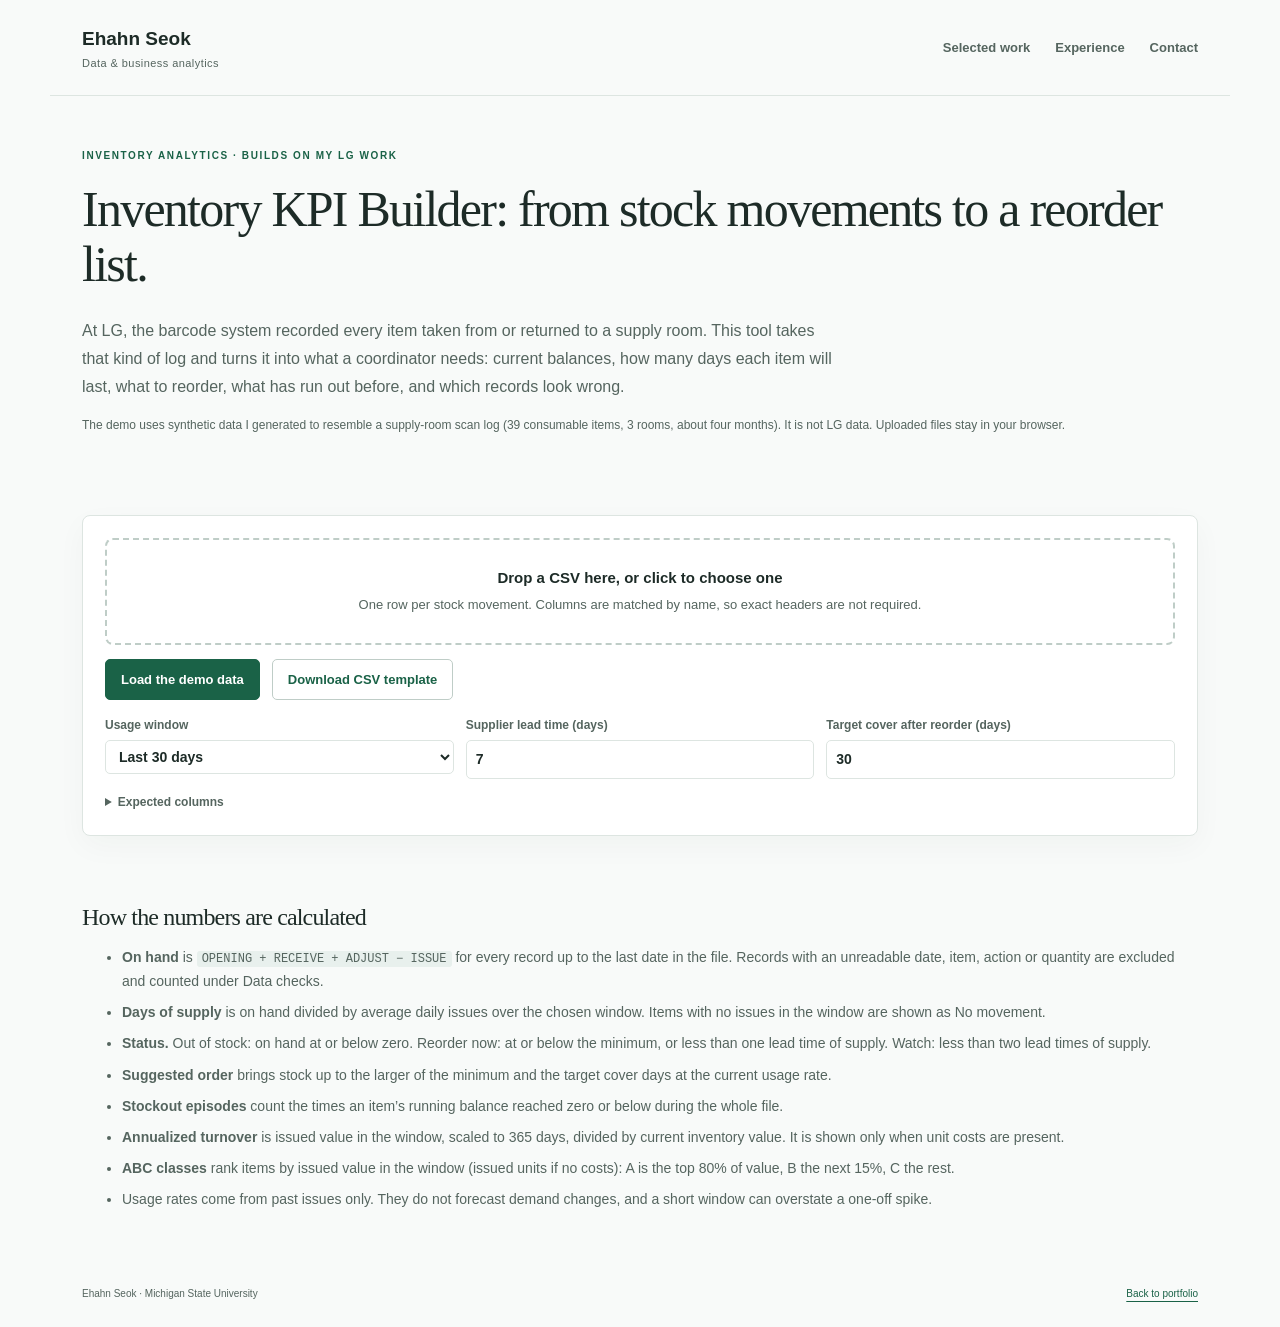
<file: inventory-kpi.html>
<!doctype html>
<html lang="en">
<head>
<meta charset="utf-8"><meta name="viewport" content="width=device-width, initial-scale=1">
<title>Inventory KPI Builder | Ehahn Seok</title>
<meta name="description" content="Upload stock movement records (CSV) and get on-hand balances, days of supply, a reorder list, stockout history, ABC classes and data-quality checks. Runs in your browser.">
<link rel="stylesheet" href="style.css?v=pf10">
<link rel="icon" href="favicon.ico?v=g9c7u4w3" type="image/x-icon">
<link rel="icon" type="image/png" sizes="32x32" href="favicon-32x32.png?v=g9c7u4w3">
<link rel="icon" type="image/png" sizes="16x16" href="favicon-16x16.png?v=g9c7u4w3">
<meta name="theme-color" content="#1a6247">
<style>
.ik{--ok:#1a6247;--warn:#9b6a12;--bad:#a2442a;--okbg:#e4f0ea;--warnbg:#f6edd6;--badbg:#f6e3dc;--grey:#8a9792}
.ik h1{font-size:clamp(32px,4.2vw,50px)}
.ik .intro{padding:52px 0 30px;border-bottom:0}
.ik .intro .lead{max-width:760px}
.ik section{padding:34px 0;border-bottom:0}
.ik h2{font-size:24px;margin:0 0 14px}
.ik .panel{background:var(--surface);border:1px solid var(--border);border-radius:8px;padding:22px;box-shadow:var(--shadow)}
.drop{border:2px dashed #bfcdc7;border-radius:8px;padding:26px 16px;text-align:center;background:var(--surface);cursor:pointer}
.drop:hover,.drop.over{border-color:var(--accent);background:var(--soft)}
.drop strong{display:block;font-size:15px}.drop span{font-size:13px;color:var(--muted)}
.ik button{font-weight:700;font-size:13px;padding:9px 15px;border-radius:5px;border:1px solid #bfcdc7;background:var(--surface);color:var(--accent);cursor:pointer}
.ik button.primary{background:var(--accent);border-color:var(--accent);color:#fff}
.ik button:hover{filter:brightness(.95)}
.row{display:flex;gap:12px;flex-wrap:wrap;align-items:center;margin-top:14px}
.params{display:grid;grid-template-columns:repeat(auto-fit,minmax(170px,1fr));gap:12px;margin-top:16px}
.params label{display:flex;flex-direction:column;gap:4px;font-size:12px;color:var(--muted);font-weight:600}
.params select,.params input{font:inherit;font-size:14px;color:var(--text);background:#fff;border:1px solid var(--border);border-radius:5px;padding:7px 9px}
#msg{font-size:13px;margin-top:12px;color:var(--muted)}#msg.err{color:var(--bad);font-weight:600}
.hidden{display:none!important}
.kpis{display:grid;grid-template-columns:repeat(4,1fr);gap:14px}
.kpi{background:var(--surface);border:1px solid var(--border);border-radius:8px;padding:16px 18px;border-top:3px solid var(--accent)}
.kpi.w{border-top-color:var(--warn)}.kpi.b{border-top-color:var(--bad)}
.kpi .l{font-size:10px;font-weight:750;letter-spacing:.1em;text-transform:uppercase;color:var(--muted)}
.kpi .v{font:400 32px/1.15 Georgia,serif;margin:6px 0 2px;letter-spacing:-.02em}
.kpi .s{font-size:12px;color:var(--muted);line-height:1.45}
.two{display:grid;grid-template-columns:1.25fr 1fr;gap:16px}
.chart h3{font-size:15px;margin:0 0 12px;font-family:inherit;font-weight:700;letter-spacing:0}
.chart .note{font-size:12px;color:var(--muted);margin:8px 0 0}
.bars .b{display:grid;grid-template-columns:110px 1fr 70px;gap:10px;align-items:center;font-size:12px;margin:7px 0}
.bars .t{background:#e7eeea;border-radius:3px;height:14px;overflow:hidden}.bars .t i{display:block;height:100%;background:var(--accent)}
.bars .x{text-align:right;color:var(--muted);font-variant-numeric:tabular-nums}
.stack{display:flex;height:26px;border-radius:4px;overflow:hidden;margin:6px 0 12px}.stack i{display:block;height:100%}
.legend{display:flex;gap:14px;flex-wrap:wrap;font-size:12px;color:var(--muted)}.legend u{display:inline-block;width:10px;height:10px;border-radius:2px;margin-right:5px;text-decoration:none;vertical-align:-1px}
svg.trend{width:100%;height:auto;display:block}
.tw{overflow-x:auto;border:1px solid var(--border);border-radius:8px;background:var(--surface)}
table.data{border-collapse:collapse;width:100%;font-size:13px}
.data th,.data td{padding:9px 12px;border-bottom:1px solid var(--border);text-align:left;white-space:nowrap}
.data th{font-size:10px;letter-spacing:.08em;text-transform:uppercase;color:var(--muted);background:#f3f7f5;position:sticky;top:0}
.data td.n,.data th.n{text-align:right;font-variant-numeric:tabular-nums}
.pill{display:inline-block;padding:2px 9px;border-radius:99px;font-size:11px;font-weight:700}
.pill.ok{background:var(--okbg);color:var(--ok)}.pill.warn{background:var(--warnbg);color:var(--warn)}.pill.bad{background:var(--badbg);color:var(--bad)}.pill.na{background:#e9eeec;color:var(--muted)}
.tools{display:flex;gap:12px;flex-wrap:wrap;align-items:center;margin-bottom:12px}
.tools input,.tools select{font:inherit;font-size:13px;padding:7px 9px;border:1px solid var(--border);border-radius:5px;background:#fff}
.dq{display:grid;grid-template-columns:repeat(auto-fit,minmax(220px,1fr));gap:12px}
.dq div{border-left:2px solid var(--accent);padding-left:12px;font-size:13px;color:var(--muted)}.dq b{display:block;font:400 24px Georgia,serif;color:var(--text)}
.method li{font-size:14px;color:var(--muted);margin:0 0 8px}.method code{font-size:12px;background:var(--soft);padding:1px 5px;border-radius:3px}
.fine{font-size:12px;color:var(--muted)}
@media(max-width:900px){.kpis{grid-template-columns:1fr 1fr}.two{grid-template-columns:1fr}}
@media(max-width:560px){.kpi .v{font-size:26px}.bars .b{grid-template-columns:84px 1fr 56px}}
</style>
</head>
<body class="ik">
<a class="skip-link" href="#main">Skip to content</a>
<header class="site-header"><a class="brand" href="index.html">Ehahn Seok<span>Data & business analytics</span></a><nav aria-label="Main navigation"><a href="index.html#projects">Selected work</a><a href="index.html#experience">Experience</a><a href="index.html#contact">Contact</a></nav></header>
<main id="main">
<section class="intro">
<p class="eyebrow">Inventory analytics · Builds on my LG work</p>
<h1>Inventory KPI Builder: from stock movements to a reorder list.</h1>
<p class="lead">At LG, the barcode system recorded every item taken from or returned to a supply room. This tool takes that kind of log and turns it into what a coordinator needs: current balances, how many days each item will last, what to reorder, what has run out before, and which records look wrong.</p>
<p class="fine">The demo uses synthetic data I generated to resemble a supply-room scan log (39 consumable items, 3 rooms, about four months). It is not LG data. Uploaded files stay in your browser.</p>
</section>

<section>
<div class="panel">
<div id="drop" class="drop" tabindex="0" role="button" aria-label="Choose a CSV file"><strong>Drop a CSV here, or click to choose one</strong><span>One row per stock movement. Columns are matched by name, so exact headers are not required.</span><input id="file" type="file" accept=".csv,text/csv" class="hidden"></div>
<div class="row"><button class="primary" id="demo">Load the demo data</button><button id="tmpl">Download CSV template</button></div>
<div id="msg" role="status"></div>
<div class="params">
<label>Usage window<select id="win"><option value="14">Last 14 days</option><option value="30" selected>Last 30 days</option><option value="60">Last 60 days</option><option value="90">Last 90 days</option></select></label>
<label>Supplier lead time (days)<input id="lead" type="number" min="1" max="90" value="7"></label>
<label>Target cover after reorder (days)<input id="cover" type="number" min="7" max="180" value="30"></label>
</div>
<details style="margin-top:14px"><summary class="fine" style="cursor:pointer;font-weight:700">Expected columns</summary>
<p class="fine" style="margin-top:8px"><b>Required:</b> date or timestamp, item ID, action, quantity. <b>Optional:</b> item name, supply room, unit cost, minimum level.<br>Actions: <code>ISSUE</code> (checkout), <code>RECEIVE</code> (check-in or delivery), <code>OPENING</code> (starting balance), <code>ADJUST</code> (signed count correction). Common synonyms such as OUT, IN, CHECKOUT and RESTOCK are recognized.</p></details>
</div>
</section>

<div id="out" class="hidden">
<section><h2>Key indicators</h2><div class="kpis" id="kpis"></div></section>
<section class="two">
<div class="panel chart"><h3>Units issued per week</h3><div id="trend"></div><p class="note" id="trendNote"></p></div>
<div class="panel chart"><h3>Stock status</h3><div id="status"></div><h3 style="margin-top:22px">Issued units by supply room</h3><div id="rooms" class="bars"></div></div>
</section>
<section class="two">
<div class="panel chart"><h3>Lowest days of supply</h3><div id="lowdos" class="bars"></div><p class="note">Days of supply = on-hand units ÷ average daily issues in the usage window.</p></div>
<div class="panel chart"><h3>ABC classes by issued value</h3><div id="abc"></div><p class="note" id="abcNote"></p></div>
</section>
<section><h2>Item detail</h2>
<div class="tools"><input id="q" type="search" placeholder="Search item or room" aria-label="Search items"><select id="flt" aria-label="Filter by status"><option value="">All statuses</option><option>Out of stock</option><option>Reorder now</option><option>Watch</option><option>OK</option><option>No movement</option></select><button id="exp">Export reorder list (CSV)</button><span class="fine" id="cnt"></span></div>
<div class="tw"><table class="data"><thead><tr><th data-k="id">Item</th><th data-k="room">Room</th><th class="n" data-k="onhand">On hand</th><th class="n" data-k="rate">Issued / day</th><th class="n" data-k="dos">Days of supply</th><th class="n" data-k="min">Minimum</th><th data-k="status">Status</th><th class="n" data-k="reorder">Suggested order</th><th class="n" data-k="value">Value</th><th data-k="abc">ABC</th></tr></thead><tbody id="tb"></tbody></table></div>
</section>
<section><h2>Data checks</h2><div class="dq" id="dq"></div></section>
</div>

<section><h2>How the numbers are calculated</h2>
<ul class="method">
<li><b>On hand</b> is <code>OPENING + RECEIVE + ADJUST − ISSUE</code> for every record up to the last date in the file. Records with an unreadable date, item, action or quantity are excluded and counted under Data checks.</li>
<li><b>Days of supply</b> is on hand divided by average daily issues over the chosen window. Items with no issues in the window are shown as No movement.</li>
<li><b>Status.</b> Out of stock: on hand at or below zero. Reorder now: at or below the minimum, or less than one lead time of supply. Watch: less than two lead times of supply.</li>
<li><b>Suggested order</b> brings stock up to the larger of the minimum and the target cover days at the current usage rate.</li>
<li><b>Stockout episodes</b> count the times an item’s running balance reached zero or below during the whole file.</li>
<li><b>Annualized turnover</b> is issued value in the window, scaled to 365 days, divided by current inventory value. It is shown only when unit costs are present.</li>
<li><b>ABC classes</b> rank items by issued value in the window (issued units if no costs): A is the top 80% of value, B the next 15%, C the rest.</li>
<li>Usage rates come from past issues only. They do not forecast demand changes, and a short window can overstate a one-off spike.</li>
</ul></section>
</main>
<footer><span>Ehahn Seok · Michigan State University</span><span><a href="index.html">Back to portfolio</a></span></footer>
<script src="inventory-kpi.js"></script>
</body></html>
</file>
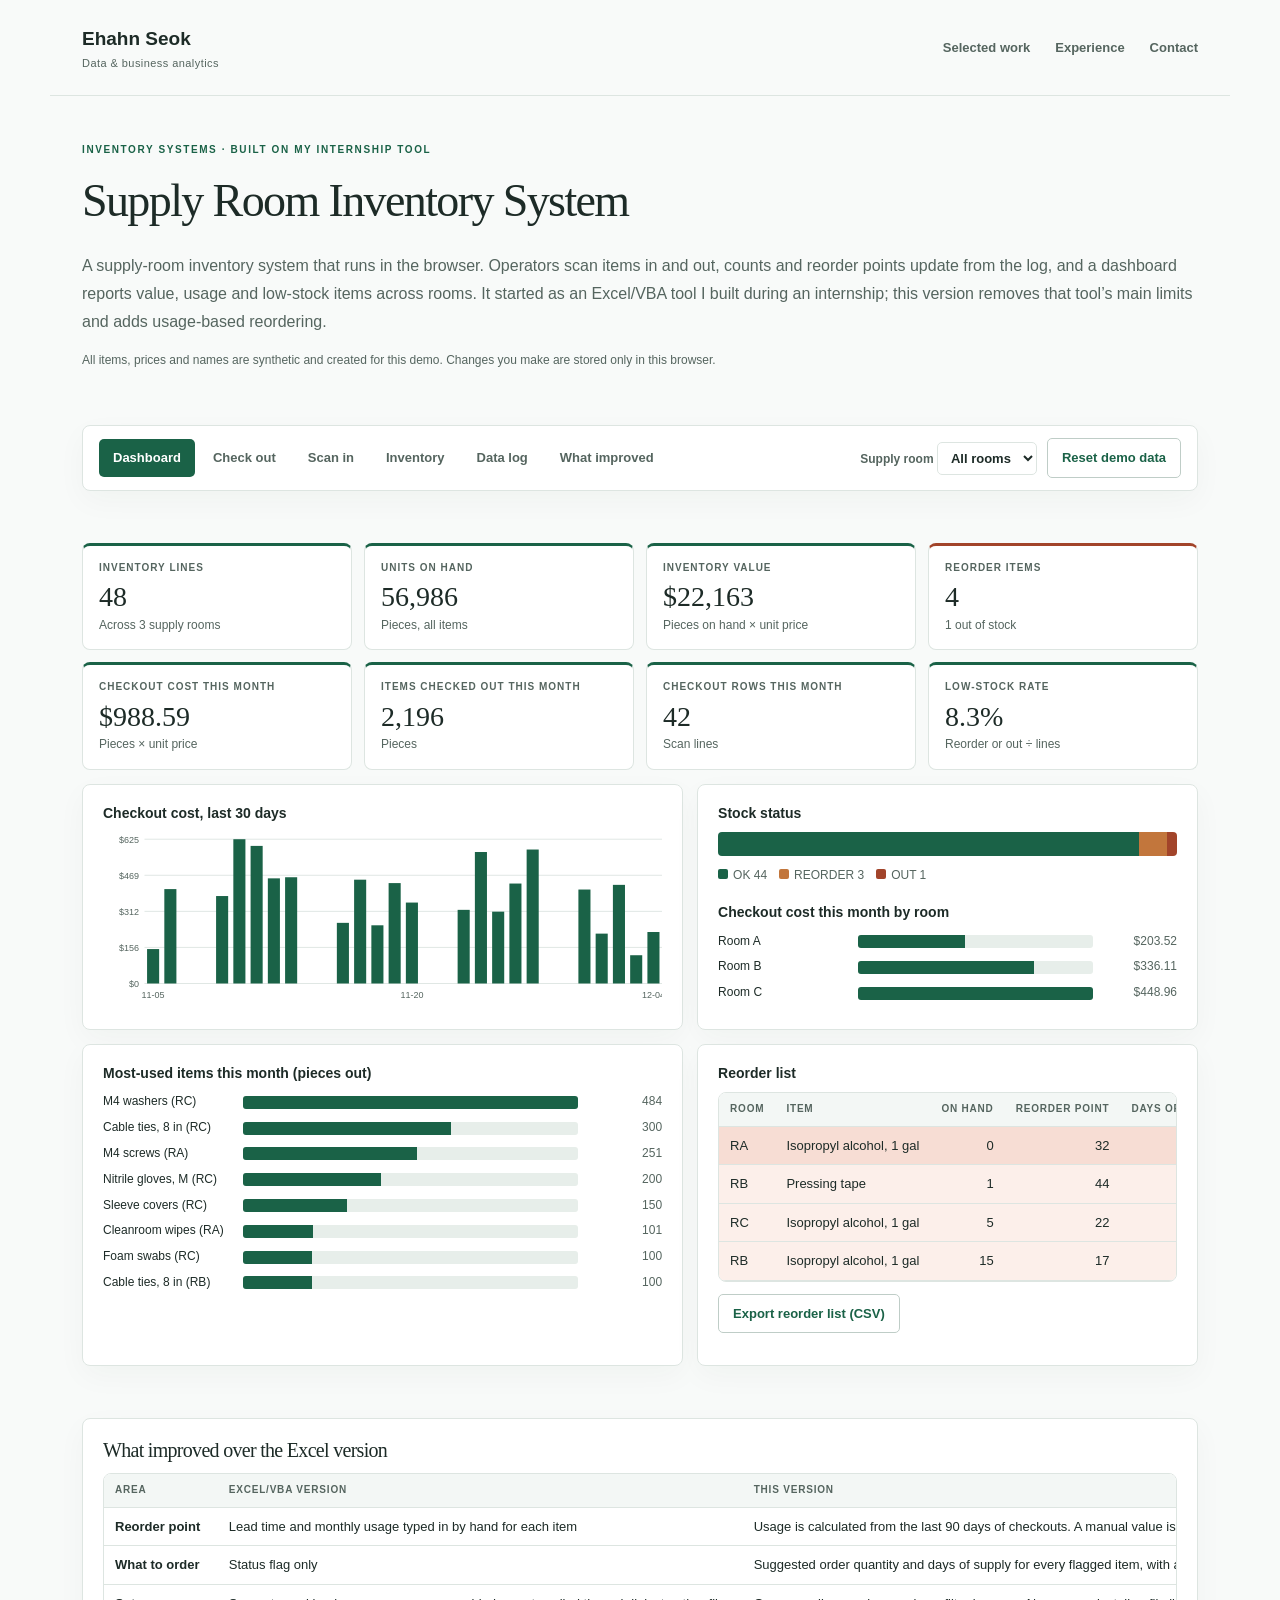
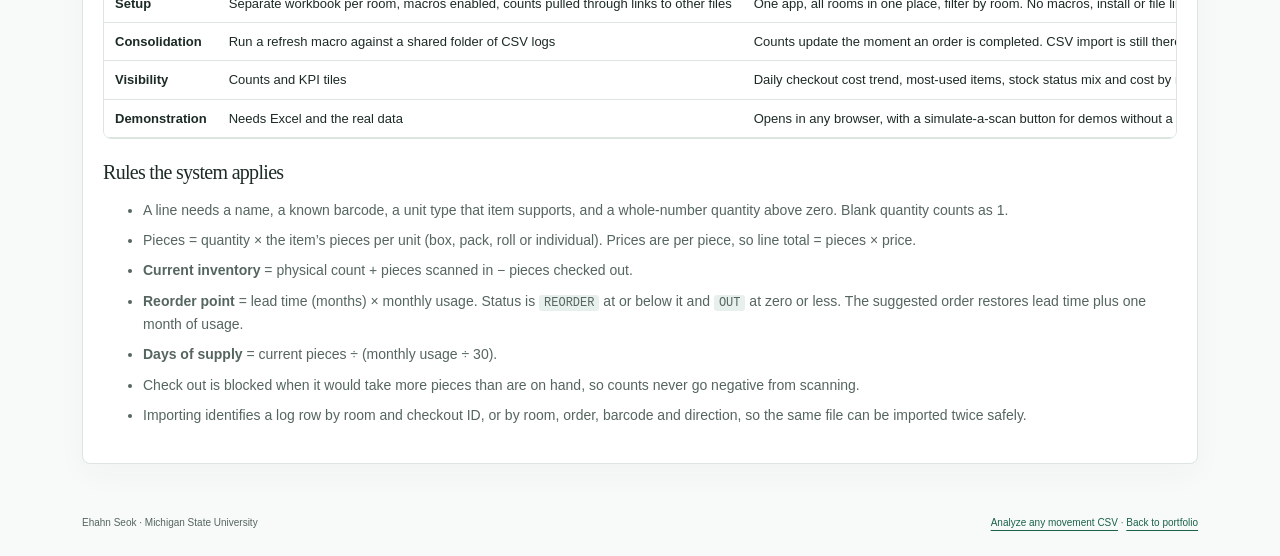
<file: inventory-system.html>
<!doctype html>
<html lang="en">
<head>
<meta charset="utf-8"><meta name="viewport" content="width=device-width, initial-scale=1">
<title>Supply Room Inventory System | Ehahn Seok</title>
<meta name="description" content="A working supply-room inventory system: scan items in and out, keep running counts, get reorder alerts, and track KPIs. An improved web version of an Excel/VBA tool I built during an internship.">
<link rel="stylesheet" href="style.css?v=pf10">
<link rel="icon" href="favicon.ico?v=g9c7u4w3" type="image/x-icon">
<link rel="icon" type="image/png" sizes="32x32" href="favicon-32x32.png?v=g9c7u4w3">
<link rel="icon" type="image/png" sizes="16x16" href="favicon-16x16.png?v=g9c7u4w3">
<meta name="theme-color" content="#1a6247">
<style>
.is{--ok:#1a6247;--warn:#9b6a12;--bad:#a2442a;--okbg:#e4f0ea;--warnbg:#f6edd6;--badbg:#f6e3dc;--grey:#8a9792}
.is h1{font-size:clamp(30px,4vw,46px)}
.is section{padding:26px 0;border-bottom:0}
.intro{padding:46px 0 14px!important}
.fine{font-size:12px;color:var(--muted)}
.bar-top{display:flex;gap:14px;flex-wrap:wrap;align-items:center;justify-content:space-between;border:1px solid var(--border);border-radius:8px;background:var(--surface);padding:12px 16px;box-shadow:var(--shadow)}
.tabs{display:flex;gap:4px;flex-wrap:wrap}
.tabs button{border:0;background:transparent;font-weight:700;font-size:13px;color:var(--muted);padding:8px 14px;border-radius:5px;cursor:pointer}
.tabs button[aria-selected=true]{background:var(--accent);color:#fff}
.ctl{display:flex;gap:10px;align-items:center;flex-wrap:wrap;font-size:12px;color:var(--muted);font-weight:600}
.is select,.is input,.is button.b{font:inherit;font-size:13px}
.is select,.is input[type=text],.is input[type=search],.is input[type=number]{padding:7px 9px;border:1px solid var(--border);border-radius:5px;background:#fff;color:var(--text);min-width:0}
.is button.b{font-weight:700;padding:8px 14px;border-radius:5px;border:1px solid #bfcdc7;background:var(--surface);color:var(--accent);cursor:pointer}
.is button.b.p{background:var(--accent);border-color:var(--accent);color:#fff}
.is button.b.d{color:var(--bad)}
.is button.b:hover{filter:brightness(.95)}
.hidden{display:none!important}
.panel{background:var(--surface);border:1px solid var(--border);border-radius:8px;padding:20px;box-shadow:var(--shadow)}
.panel h2{font-size:20px;margin:0 0 12px}
.panel h3{font-size:14px;margin:0 0 10px;font-family:inherit;letter-spacing:0}
.kpis{display:grid;grid-template-columns:repeat(4,1fr);gap:12px}
.kpi{background:var(--surface);border:1px solid var(--border);border-top:3px solid var(--accent);border-radius:8px;padding:14px 16px}
.kpi.w{border-top-color:var(--warn)}.kpi.r{border-top-color:var(--bad)}
.kpi .l{font-size:10px;font-weight:750;letter-spacing:.1em;text-transform:uppercase;color:var(--muted)}
.kpi .v{font:400 28px/1.15 Georgia,serif;margin:5px 0 2px}
.kpi .s{font-size:12px;color:var(--muted)}
.grid2{display:grid;grid-template-columns:1.2fr 1fr;gap:14px;margin-top:14px}
.bars .b{display:grid;grid-template-columns:130px 1fr 74px;gap:10px;align-items:center;font-size:12px;margin:6px 0}
.bars .t{background:#e7eeea;border-radius:3px;height:13px;overflow:hidden}.bars .t i{display:block;height:100%;background:var(--accent)}
.bars .x{text-align:right;color:var(--muted);font-variant-numeric:tabular-nums}
.stack{display:flex;height:24px;border-radius:4px;overflow:hidden;margin:4px 0 10px}.stack i{display:block}
.legend{display:flex;gap:12px;flex-wrap:wrap;font-size:12px;color:var(--muted)}.legend u{display:inline-block;width:10px;height:10px;border-radius:2px;margin-right:5px;text-decoration:none}
svg.ch{width:100%;height:auto;display:block}
.station{display:grid;grid-template-columns:1fr 1.4fr;gap:16px}
.form{display:grid;grid-template-columns:1fr 1fr;gap:12px}
.form label{display:flex;flex-direction:column;gap:4px;font-size:12px;color:var(--muted);font-weight:600}
.form .full{grid-column:1/-1}
.scanbox{font-size:18px!important;padding:11px 12px!important;border:2px solid var(--accent)!important}
.msg{font-size:13px;min-height:20px;margin-top:10px}.msg.err{color:var(--bad);font-weight:600}.msg.ok{color:var(--ok);font-weight:600}
.tw{overflow-x:auto;border:1px solid var(--border);border-radius:8px;background:var(--surface)}
table.data{border-collapse:collapse;width:100%;font-size:13px}
.data th,.data td{padding:8px 11px;border-bottom:1px solid var(--border);text-align:left;white-space:nowrap}
.data th{font-size:10px;letter-spacing:.08em;text-transform:uppercase;color:var(--muted);background:#f3f7f5;position:sticky;top:0}
.data .n{text-align:right;font-variant-numeric:tabular-nums}
.data input[type=number]{width:74px;text-align:right;padding:4px 6px}
.data tr.low td{background:#fcefea}.data tr.out td{background:#f7ddd4}
.pill{display:inline-block;padding:2px 9px;border-radius:99px;font-size:11px;font-weight:700}
.pill.ok{background:var(--okbg);color:var(--ok)}.pill.warn{background:var(--warnbg);color:var(--warn)}.pill.bad{background:var(--badbg);color:var(--bad)}
.tools{display:flex;gap:10px;flex-wrap:wrap;align-items:center;margin-bottom:12px}
.total{display:flex;justify-content:space-between;align-items:center;margin-top:12px;font-weight:700}
.guide li{font-size:14px;color:var(--muted);margin:0 0 7px}
.guide code{font-size:12px;background:var(--soft);padding:1px 5px;border-radius:3px}
.map{display:grid;grid-template-columns:1fr 1fr;gap:0 24px}
.map div{border-top:1px solid var(--border);padding:9px 0;font-size:13px;color:var(--muted)}.map b{color:var(--text);display:block;font-size:13px}
.grid2>*,.station>*,.map>*{min-width:0}
@media(max-width:900px){.kpis{grid-template-columns:1fr 1fr}.grid2,.station,.map{grid-template-columns:minmax(0,1fr)}}
@media(max-width:560px){.form{grid-template-columns:1fr}.bars .b{grid-template-columns:90px 1fr 60px}.kpi .v{font-size:23px}}
</style>
</head>
<body class="is">
<a class="skip-link" href="#main">Skip to content</a>
<header class="site-header"><a class="brand" href="index.html">Ehahn Seok<span>Data & business analytics</span></a><nav aria-label="Main navigation"><a href="index.html#projects">Selected work</a><a href="index.html#experience">Experience</a><a href="index.html#contact">Contact</a></nav></header>
<main id="main">
<section class="intro">
<p class="eyebrow">Inventory systems · Built on my internship tool</p>
<h1>Supply Room Inventory System</h1>
<p class="lead">A supply-room inventory system that runs in the browser. Operators scan items in and out, counts and reorder points update from the log, and a dashboard reports value, usage and low-stock items across rooms. It started as an Excel/VBA tool I built during an internship; this version removes that tool’s main limits and adds usage-based reordering.</p>
<p class="fine">All items, prices and names are synthetic and created for this demo. Changes you make are stored only in this browser.</p>
</section>

<section>
<div class="bar-top">
<div class="tabs" role="tablist" id="tabs">
<button role="tab" data-t="dash" aria-selected="true">Dashboard</button>
<button role="tab" data-t="out" aria-selected="false">Check out</button>
<button role="tab" data-t="in" aria-selected="false">Scan in</button>
<button role="tab" data-t="inv" aria-selected="false">Inventory</button>
<button role="tab" data-t="log" aria-selected="false">Data log</button>
<button role="tab" data-t="how" aria-selected="false">What improved</button>
</div>
<div class="ctl"><label>Supply room <select id="room"></select></label><button class="b" id="resetDemo">Reset demo data</button></div>
</div>
</section>

<section id="p-dash">
<div class="kpis" id="kpis"></div>
<div class="grid2">
<div class="panel"><h3>Checkout cost, last 30 days</h3><div id="daily"></div></div>
<div class="panel"><h3>Stock status</h3><div id="status"></div><h3 style="margin-top:18px">Checkout cost this month by room</h3><div id="byRoom" class="bars"></div></div>
</div>
<div class="grid2">
<div class="panel"><h3>Most-used items this month (pieces out)</h3><div id="top" class="bars"></div></div>
<div class="panel"><h3>Reorder list</h3><div class="tw" style="max-height:330px;overflow:auto"><table class="data"><thead><tr><th>Room</th><th>Item</th><th class="n">On hand</th><th class="n">Reorder point</th><th class="n">Days of supply</th><th class="n">Suggested order</th></tr></thead><tbody id="reo"></tbody></table></div><div class="tools" style="margin-top:12px"><button class="b" id="expReo">Export reorder list (CSV)</button></div></div>
</div>
</section>

<section id="p-out" class="hidden"><div class="station" id="st-out"></div></section>
<section id="p-in" class="hidden"><div class="station" id="st-in"></div></section>

<section id="p-inv" class="hidden">
<div class="tools"><input type="search" id="q" placeholder="Search item, barcode or code" aria-label="Search items"><select id="flt" aria-label="Filter status"><option value="">All statuses</option><option>REORDER</option><option>OUT</option><option>OK</option></select><span class="fine" id="invCnt"></span></div>
<div class="tw" style="max-height:640px;overflow:auto"><table class="data"><thead><tr><th>Room</th><th>Item</th><th>Barcode</th><th class="n">Price</th><th class="n">Physical count</th><th class="n">Scanned in</th><th class="n">Checked out</th><th class="n">Current</th><th class="n">Value</th><th class="n">Lead time (mo)</th><th class="n">Monthly usage</th><th class="n">Reorder point</th><th class="n">Days of supply</th><th>Status</th></tr></thead><tbody id="invTb"></tbody></table></div>
<p class="fine" style="margin-top:10px">Edit physical count, lead time and monthly usage directly. Leave monthly usage blank to use the average of the last 90 days of checkouts.</p>
<details class="panel" style="margin-top:14px"><summary style="cursor:pointer;font-weight:700">Add an item</summary>
<div class="form" style="margin-top:14px" id="addForm">
<label>Barcode<input type="text" id="a_bc"></label><label>Item name<input type="text" id="a_nm"></label>
<label>Price per piece ($)<input type="number" id="a_pr" step="0.01" min="0"></label><label>Opening physical count (pieces)<input type="number" id="a_pc" min="0" value="0"></label>
<label>Pieces per box (0 = not used)<input type="number" id="a_box" min="0" value="0"></label><label>Pieces per pack (0 = not used)<input type="number" id="a_pack" min="0" value="0"></label>
<label>Pieces per roll (0 = not used)<input type="number" id="a_roll" min="0" value="0"></label><label>Lead time (months)<input type="number" id="a_lt" min="0" step="0.5" value="1"></label>
<div class="full"><button class="b p" id="addItem">Add item to selected room</button><span class="msg" id="addMsg" style="margin-left:12px"></span></div></div></details>
</section>

<section id="p-log" class="hidden">
<div class="tools"><select id="ldir" aria-label="Direction"><option value="">In and out</option><option value="OUT">Out only</option><option value="IN">In only</option></select><input type="search" id="lq" placeholder="Search item, barcode or person" aria-label="Search log"><button class="b" id="expLog">Export log (CSV)</button><button class="b" id="impBtn">Import CSV logs…</button><input type="file" id="impFile" accept=".csv" multiple class="hidden"><span class="fine" id="logCnt"></span></div>
<div class="msg" id="impMsg"></div>
<div class="tw" style="max-height:600px;overflow:auto"><table class="data"><thead><tr><th>Log ID</th><th>Timestamp</th><th>Room</th><th>Scan</th><th>Item</th><th class="n">Qty</th><th>Unit</th><th class="n">Pieces</th><th class="n">Unit price</th><th class="n">Total</th><th>By</th></tr></thead><tbody id="logTb"></tbody></table></div>
<p class="fine" style="margin-top:10px">Export gives the same columns the workbook logs used. Importing merges files from any room into the master counts and skips rows already imported.</p>
</section>

<section id="p-how"><div class="panel guide">
<h2>What improved over the Excel version</h2>
<div class="tw"><table class="data"><thead><tr><th>Area</th><th>Excel/VBA version</th><th>This version</th></tr></thead><tbody>
<tr><td><b>Reorder point</b></td><td>Lead time and monthly usage typed in by hand for each item</td><td>Usage is calculated from the last 90 days of checkouts. A manual value is still allowed as an override.</td></tr>
<tr><td><b>What to order</b></td><td>Status flag only</td><td>Suggested order quantity and days of supply for every flagged item, with a CSV export</td></tr>
<tr><td><b>Setup</b></td><td>Separate workbook per room, macros enabled, counts pulled through links to other files</td><td>One app, all rooms in one place, filter by room. No macros, install or file links to break.</td></tr>
<tr><td><b>Consolidation</b></td><td>Run a refresh macro against a shared folder of CSV logs</td><td>Counts update the moment an order is completed. CSV import is still there for outside logs and skips duplicates.</td></tr>
<tr><td><b>Visibility</b></td><td>Counts and KPI tiles</td><td>Daily checkout cost trend, most-used items, stock status mix and cost by room, all live</td></tr>
<tr><td><b>Demonstration</b></td><td>Needs Excel and the real data</td><td>Opens in any browser, with a simulate-a-scan button for demos without a scanner</td></tr>
</tbody></table></div>
<h2 style="margin-top:22px">Rules the system applies</h2>
<ul>
<li>A line needs a name, a known barcode, a unit type that item supports, and a whole-number quantity above zero. Blank quantity counts as 1.</li>
<li>Pieces = quantity × the item’s pieces per unit (box, pack, roll or individual). Prices are per piece, so line total = pieces × price.</li>
<li><b>Current inventory</b> = physical count + pieces scanned in − pieces checked out.</li>
<li><b>Reorder point</b> = lead time (months) × monthly usage. Status is <code>REORDER</code> at or below it and <code>OUT</code> at zero or less. The suggested order restores lead time plus one month of usage.</li>
<li><b>Days of supply</b> = current pieces ÷ (monthly usage ÷ 30).</li>
<li>Check out is blocked when it would take more pieces than are on hand, so counts never go negative from scanning.</li>
<li>Importing identifies a log row by room and checkout ID, or by room, order, barcode and direction, so the same file can be imported twice safely.</li>
</ul>

</div></section>
</main>
<footer><span>Ehahn Seok · Michigan State University</span><span><a href="inventory-kpi.html">Analyze any movement CSV</a> · <a href="index.html">Back to portfolio</a></span></footer>
<script src="inventory-system.js?v=1"></script>
</body></html>
</file>
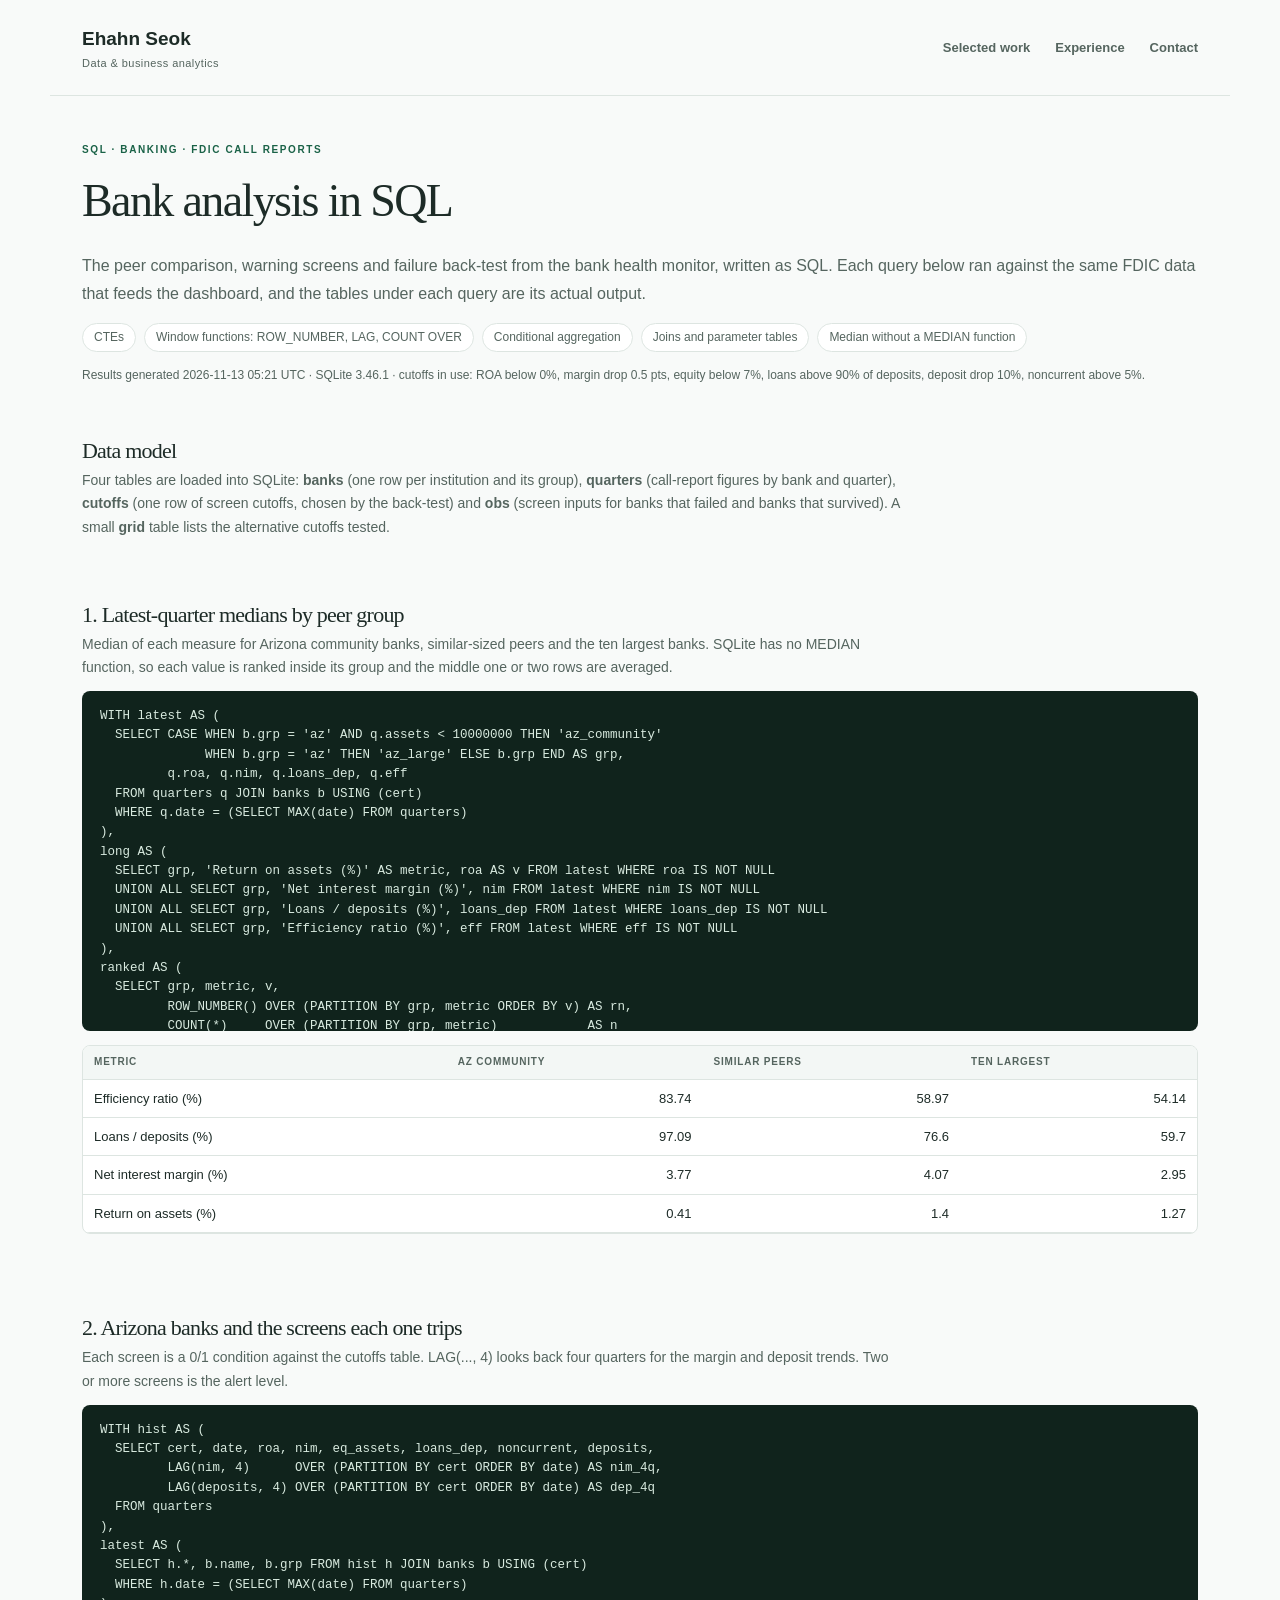
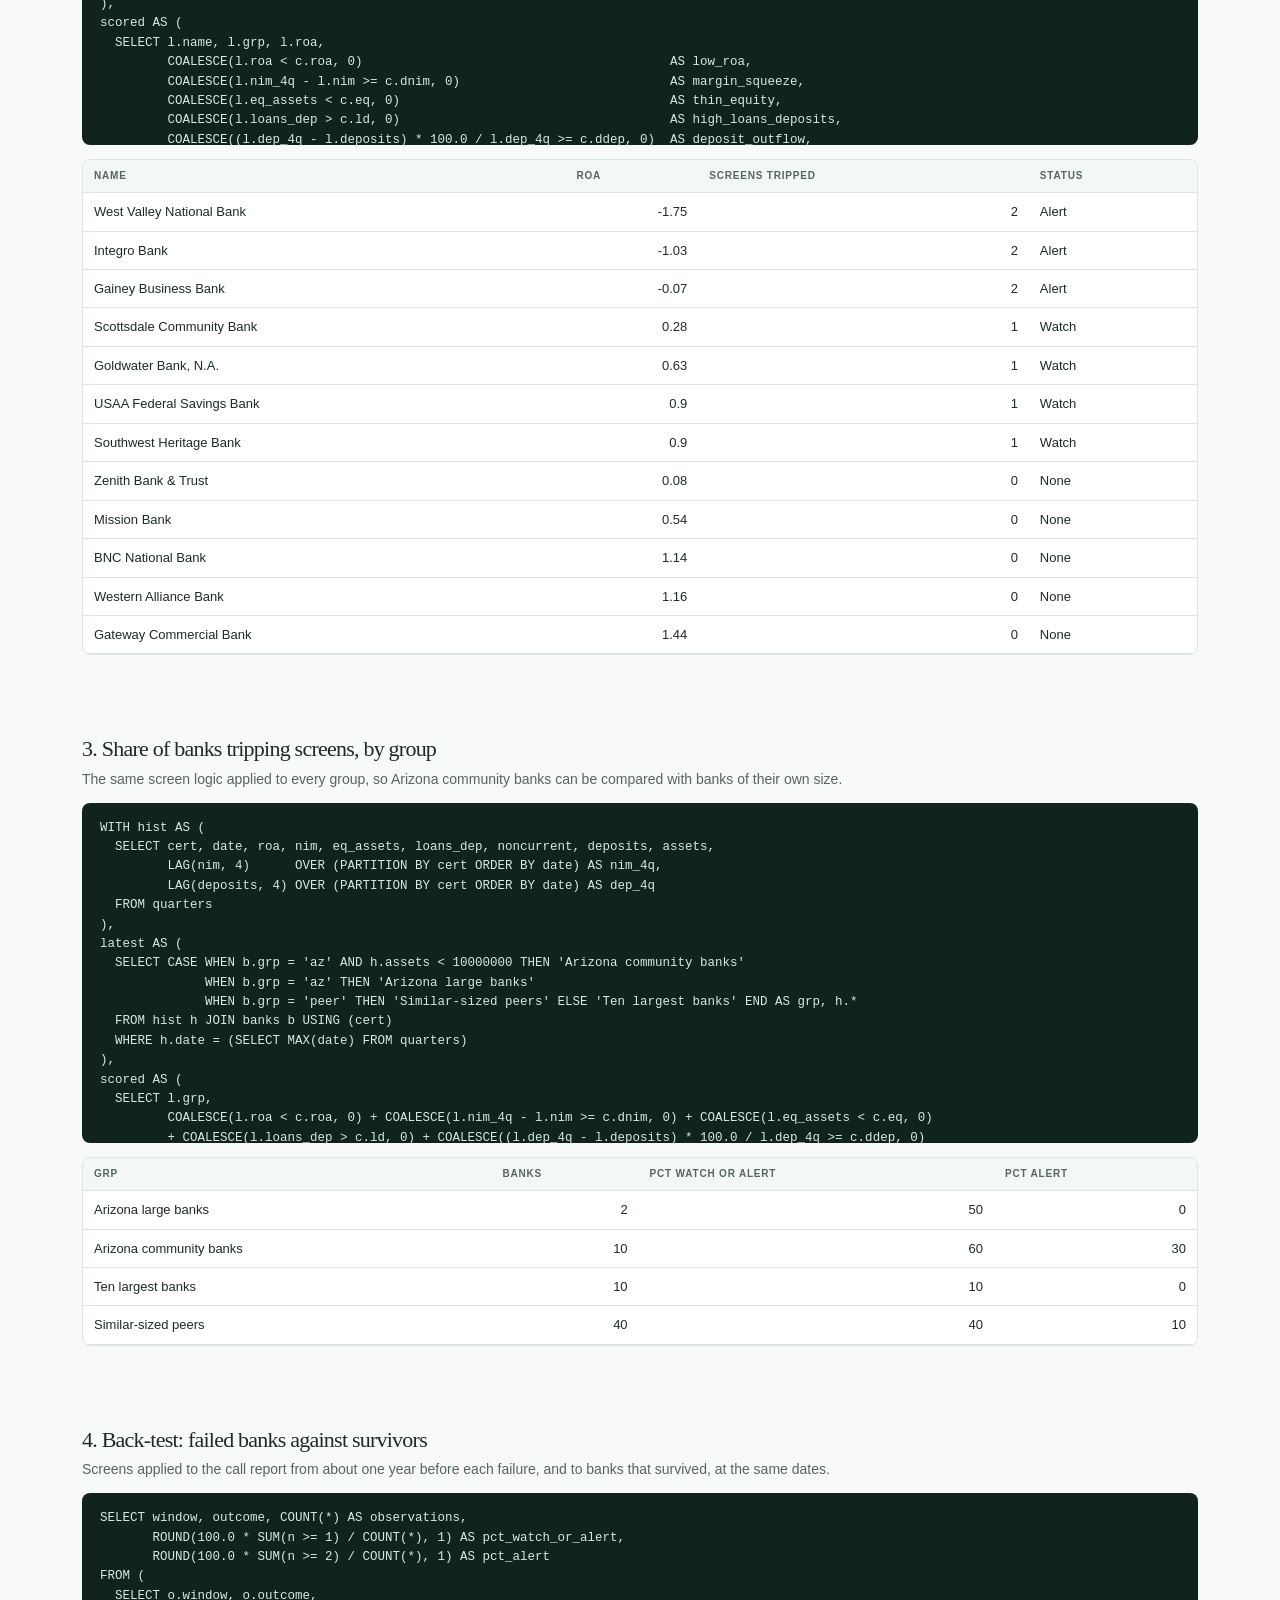
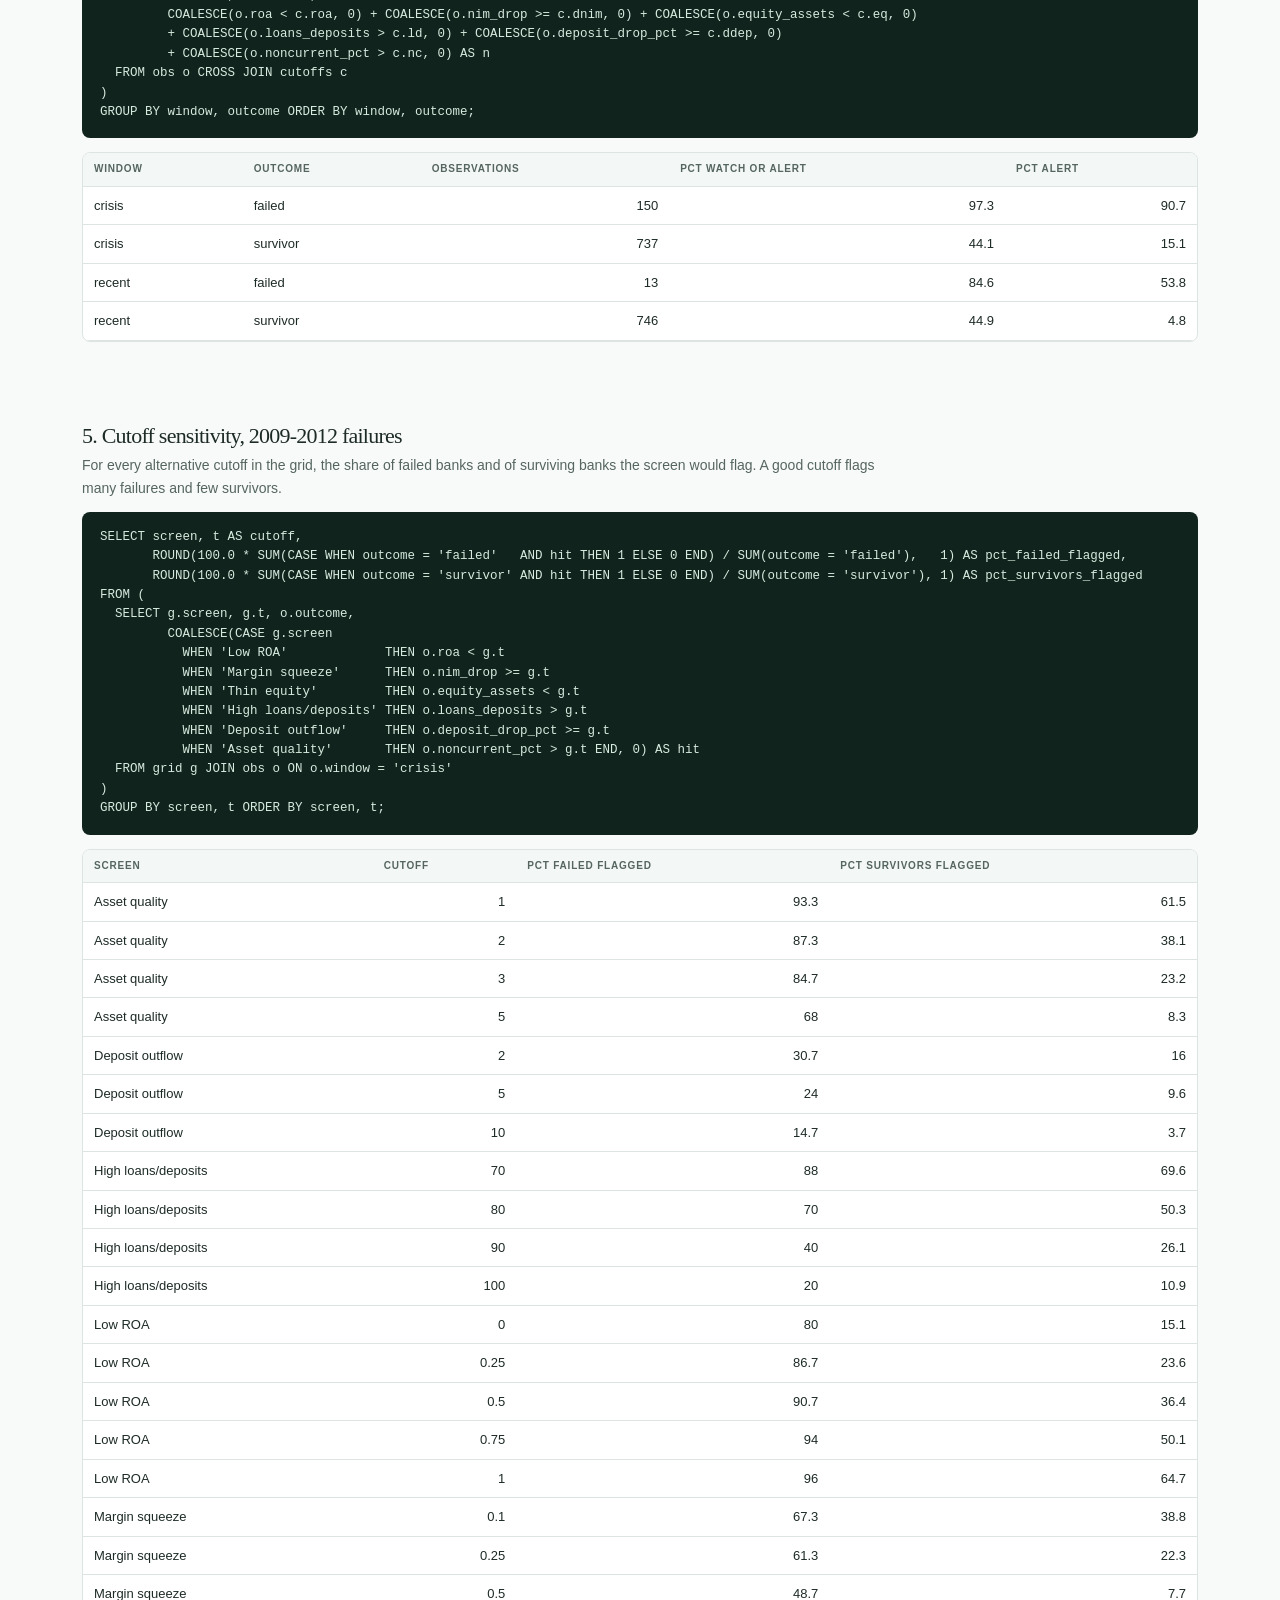
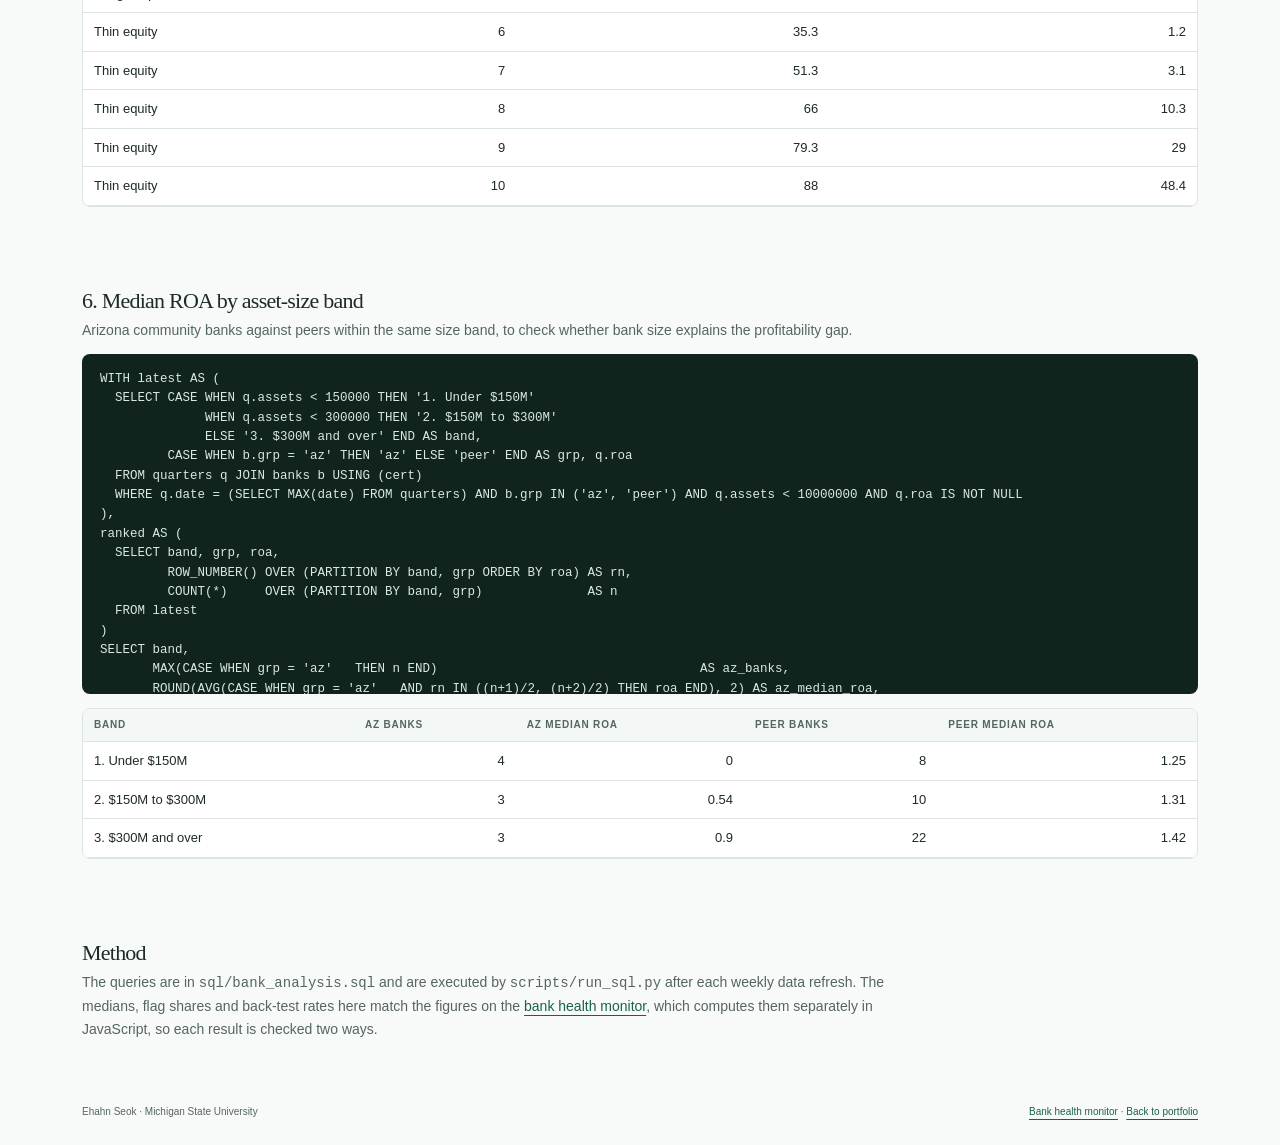
<file: sql-analysis.html>
<!doctype html>
<html lang="en">
<head>
<meta charset="utf-8"><meta name="viewport" content="width=device-width, initial-scale=1">
<title>Bank Analysis in SQL | Ehahn Seok</title>
<meta name="description" content="The Arizona bank health analysis written as SQL: window functions, CTEs and conditional aggregation over FDIC call reports, with live results.">
<link rel="stylesheet" href="style.css?v=pf10">
<link rel="icon" href="favicon.ico?v=g9c7u4w3" type="image/x-icon">
<link rel="icon" type="image/png" sizes="32x32" href="favicon-32x32.png?v=g9c7u4w3">
<meta name="theme-color" content="#1a6247">
<style>.sq section{padding:26px 0;border-bottom:0}.sq h1{font-size:clamp(30px,4vw,46px)}.sq h2{font-size:22px;margin:0 0 6px}.intro{padding:46px 0 12px!important}.fine{font-size:12px;color:var(--muted)}.sub{font-size:14px;color:var(--muted);margin:0 0 12px;max-width:820px}pre{background:#10231c;color:#d8eadf;border-radius:8px;padding:16px 18px;overflow:auto;font:12.5px/1.55 ui-monospace,SFMono-Regular,Menlo,monospace;margin:0 0 14px;max-height:340px}.tw{overflow-x:auto;border:1px solid var(--border);border-radius:8px;background:var(--surface)}table.data{border-collapse:collapse;width:100%;font-size:13px}.data th,.data td{padding:8px 11px;border-bottom:1px solid var(--border);text-align:left;white-space:nowrap}.data th{font-size:10px;letter-spacing:.08em;text-transform:uppercase;color:var(--muted);background:#f3f7f5}.data td.n{text-align:right;font-variant-numeric:tabular-nums}.skills{display:flex;gap:8px;flex-wrap:wrap;margin:14px 0 0}.skills span{border:1px solid var(--border);border-radius:99px;padding:4px 11px;font-size:12px;color:var(--muted);background:#fff}.q{margin:0 0 30px}.hidden{display:none!important}</style>
</head>
<body class="sq">
<a class="skip-link" href="#main">Skip to content</a>
<header class="site-header"><a class="brand" href="index.html">Ehahn Seok<span>Data & business analytics</span></a><nav aria-label="Main navigation"><a href="index.html#projects">Selected work</a><a href="index.html#experience">Experience</a><a href="index.html#contact">Contact</a></nav></header>
<main id="main">
<section class="intro">
<p class="eyebrow">SQL · Banking · FDIC call reports</p>
<h1>Bank analysis in SQL</h1>
<p class="lead">The peer comparison, warning screens and failure back-test from the bank health monitor, written as SQL. Each query below ran against the same FDIC data that feeds the dashboard, and the tables under each query are its actual output.</p>
<div class="skills"><span>CTEs</span><span>Window functions: ROW_NUMBER, LAG, COUNT OVER</span><span>Conditional aggregation</span><span>Joins and parameter tables</span><span>Median without a MEDIAN function</span></div>
<p class="fine" id="asof" style="margin-top:14px">Loading results…</p><div id="status" role="status" class="fine"></div>
</section>
<section><h2>Data model</h2><p class="sub">Four tables are loaded into SQLite: <b>banks</b> (one row per institution and its group), <b>quarters</b> (call-report figures by bank and quarter), <b>cutoffs</b> (one row of screen cutoffs, chosen by the back-test) and <b>obs</b> (screen inputs for banks that failed and banks that survived). A small <b>grid</b> table lists the alternative cutoffs tested.</p></section>
<div id="queries"></div>
<section><h2>Method</h2><p class="sub">The queries are in <code>sql/bank_analysis.sql</code> and are executed by <code>scripts/run_sql.py</code> after each weekly data refresh. The medians, flag shares and back-test rates here match the figures on the <a href="bank-monitor.html">bank health monitor</a>, which computes them separately in JavaScript, so each result is checked two ways.</p></section>
</main>
<footer><span>Ehahn Seok · Michigan State University</span><span><a href="bank-monitor.html">Bank health monitor</a> · <a href="index.html">Back to portfolio</a></span></footer>
<script>
(function(){
function esc(s){return String(s).replace(/&/g,'&amp;').replace(/</g,'&lt;').replace(/>/g,'&gt;')}
function fmt(v){return v==null?'—':(typeof v==='number'?(Math.abs(v)>=1000?v.toLocaleString('en-US'):String(v)):esc(v))}
fetch('data/sql_results.json',{cache:'no-store'}).then(function(r){if(!r.ok)throw 0;return r.json()}).then(function(d){
 document.getElementById('asof').textContent='Results generated '+d.generated_utc+' UTC · SQLite '+d.sqlite+' · cutoffs in use: ROA below '+d.cutoffs.roa+'%, margin drop '+d.cutoffs.dnim+' pts, equity below '+d.cutoffs.eq+'%, loans above '+d.cutoffs.ld+'% of deposits, deposit drop '+d.cutoffs.ddep+'%, noncurrent above '+d.cutoffs.nc+'%.';
 document.getElementById('queries').innerHTML=d.queries.map(function(q,i){
  var tbl=q.rows.length?'<div class="tw"><table class="data"><thead><tr>'+q.columns.map(function(c){return '<th>'+esc(c.replace(/_/g,' '))+'</th>'}).join('')+'</tr></thead><tbody>'+q.rows.map(function(r){return '<tr>'+r.map(function(v){return '<td'+(typeof v==='number'?' class="n"':'')+'>'+fmt(v)+'</td>'}).join('')+'</tr>'}).join('')+'</tbody></table></div>':'<p class="fine">No rows yet. This query uses back-test data that appears after the next data refresh.</p>';
  return '<section class="q"><h2>'+(i+1)+'. '+esc(q.title)+'</h2><p class="sub">'+esc(q.description)+'</p><pre><code>'+esc(q.sql)+'</code></pre>'+tbl+'</section>'}).join('')
}).catch(function(){document.getElementById('asof').textContent='';document.getElementById('status').textContent='The SQL results file has not been generated yet. Run the "Update data" workflow in GitHub Actions and refresh this page.'});
})();
</script>
</body></html>
</file>
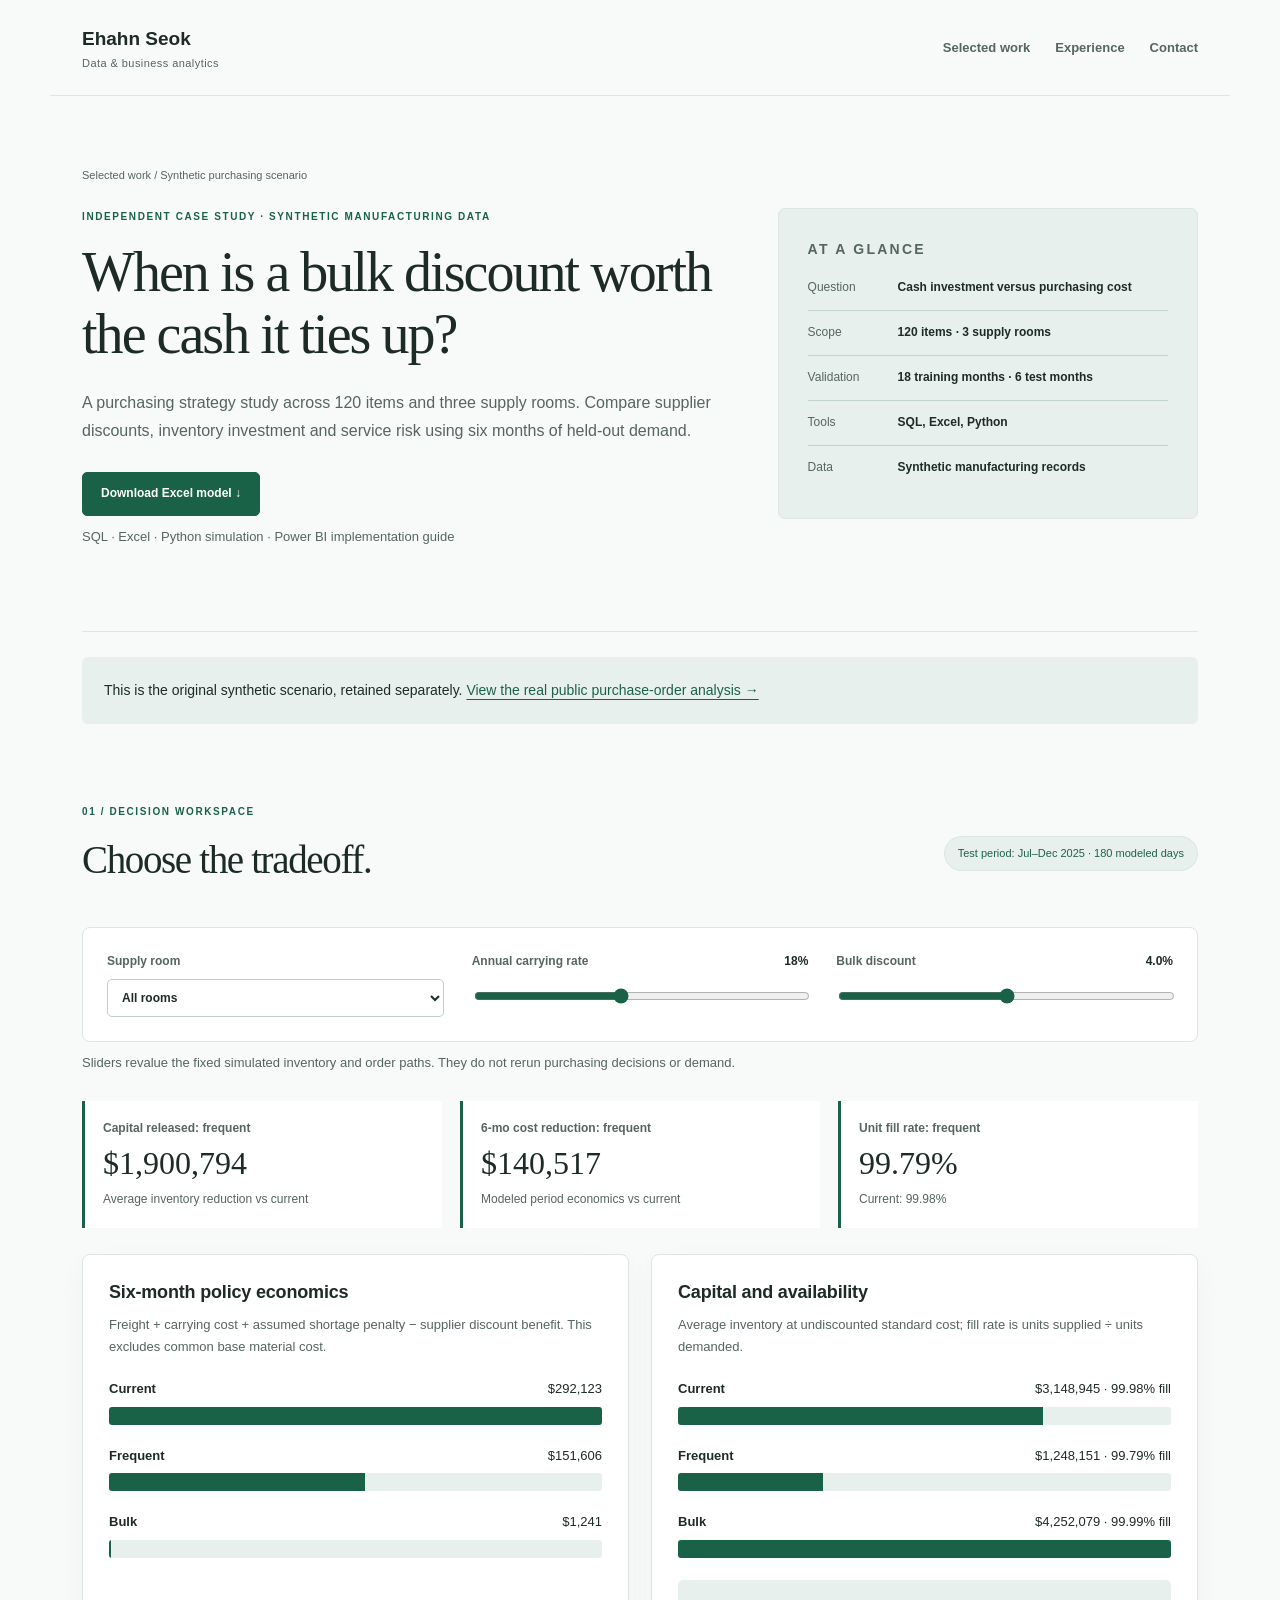
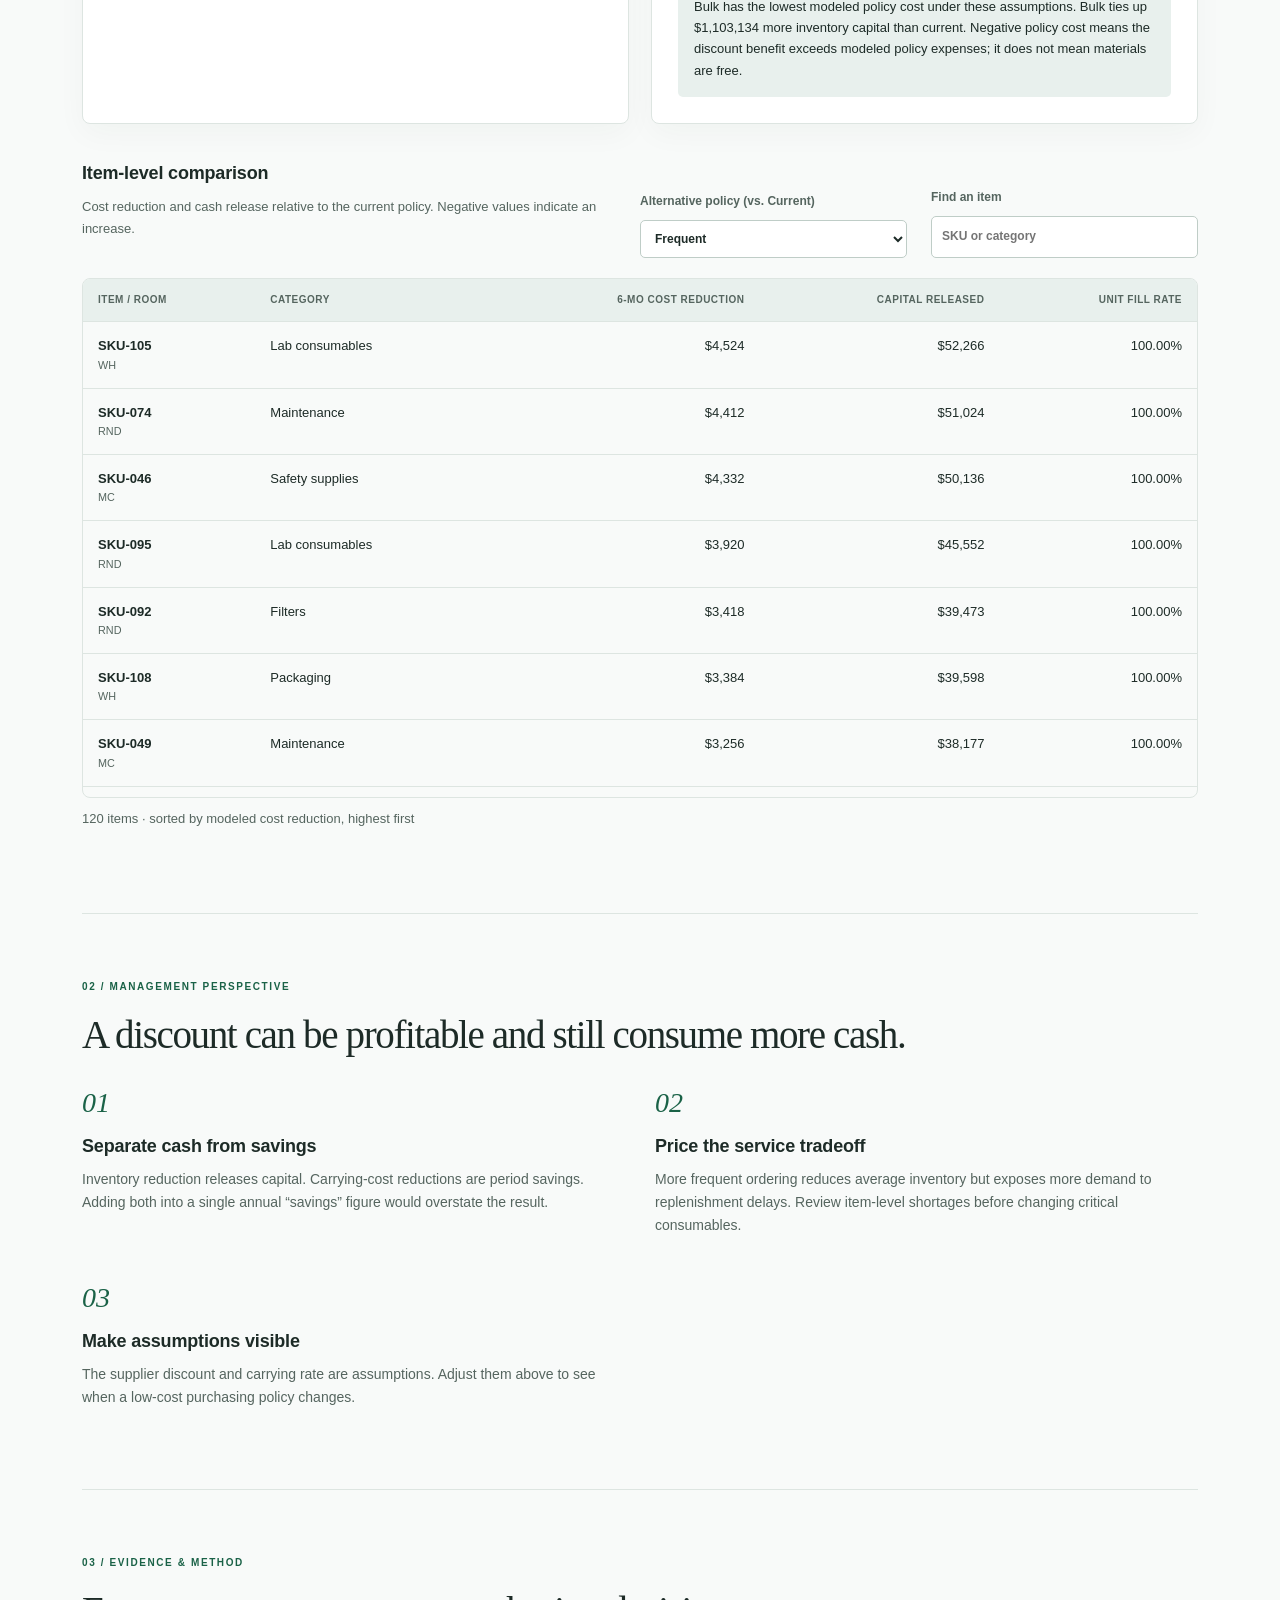
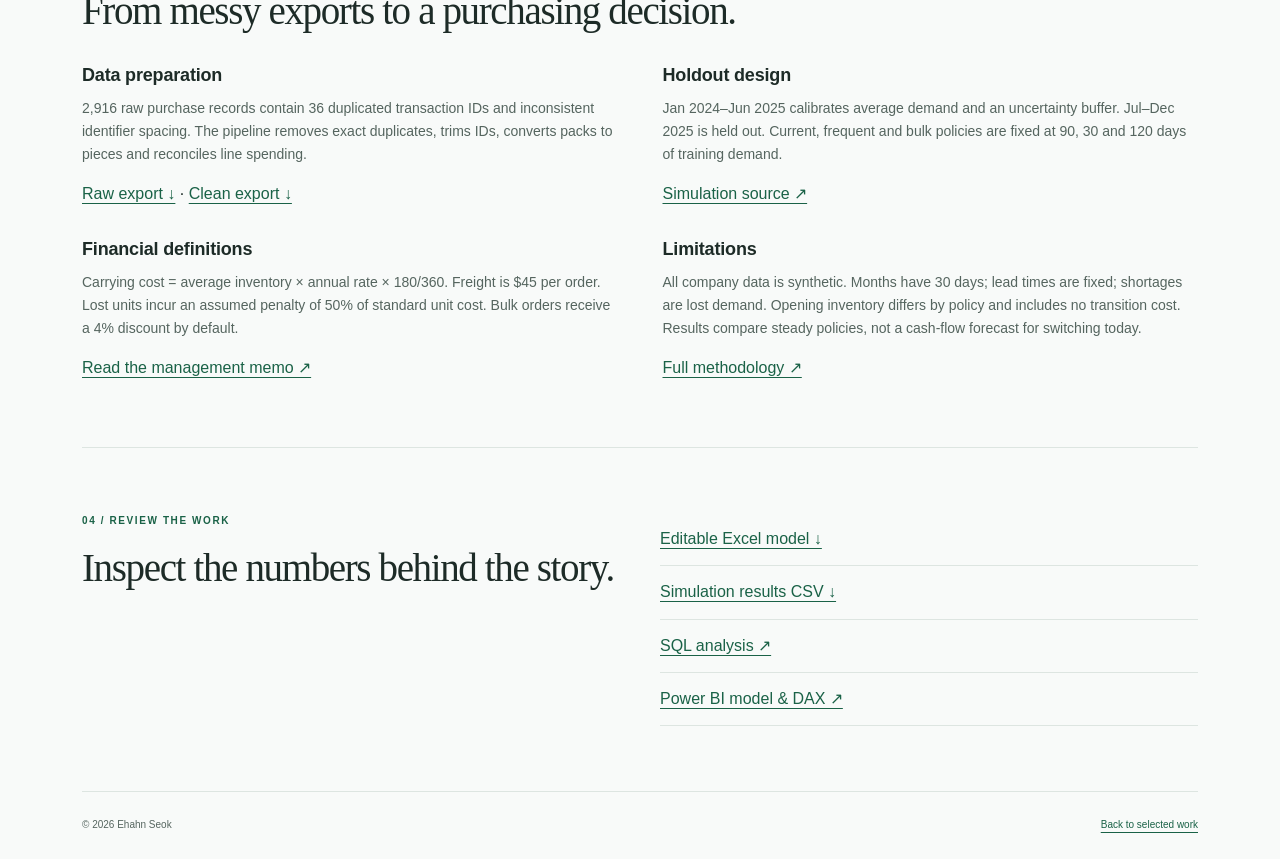
<file: projects/purchasing/scenario.html>
<!doctype html><html lang="en"><head><meta charset="utf-8"><meta name="viewport" content="width=device-width, initial-scale=1"><title>Purchasing Strategy | Ehahn Seok</title><meta name="description" content="A reproducible manufacturing purchasing study comparing inventory capital, supplier discounts and service risk."><link rel="stylesheet" href="../../style.css"><link rel="stylesheet" href="project.css"><link rel="stylesheet" href="../../case-studies.css"><script src="dashboard.js" defer></script><link rel="icon" href="../../favicon.ico?v=g9c7u4w3" type="image/x-icon">
<link rel="icon" type="image/png" sizes="32x32" href="../../favicon-32x32.png?v=g9c7u4w3">
<link rel="icon" type="image/png" sizes="16x16" href="../../favicon-16x16.png?v=g9c7u4w3">
<link rel="apple-touch-icon" sizes="180x180" href="../../apple-touch-icon.png?v=g9c7u4w3">
<link rel="manifest" href="../../site.webmanifest?v=g9c7u4w3">
<meta name="theme-color" content="#1a6247">
</head><body class="case-page purchasing-case">
<a class="skip-link" href="#case-main">Skip to content</a><header class="site-header"><a class="brand" href="../../index.html">Ehahn Seok<span>Data & business analytics</span></a><nav aria-label="Main navigation"><a href="../../index.html#projects">Selected work</a><a href="../../index.html#experience">Experience</a><a href="../../index.html#contact">Contact</a></nav></header>
<main id="case-main"><section class="case-hero"><div><a class="breadcrumb" href="../../index.html#projects">Selected work / Synthetic purchasing scenario</a><p class="eyebrow">Independent case study · Synthetic manufacturing data</p><h1>When is a bulk discount worth the cash it ties up?</h1><p class="lead">A purchasing strategy study across 120 items and three supply rooms. Compare supplier discounts, inventory investment and service risk using six months of held-out demand.</p><div class="cta"><a class="btn primary" href="financial_model.xlsx" download>Download Excel model ↓</a></div><p class="caption">SQL · Excel · Python simulation · Power BI implementation guide</p></div><aside class="profile case-summary"><p class="eyebrow">At a glance</p><dl><div><dt>Question</dt><dd>Cash investment versus purchasing cost</dd></div><div><dt>Scope</dt><dd>120 items · 3 supply rooms</dd></div><div><dt>Validation</dt><dd>18 training months · 6 test months</dd></div><div><dt>Tools</dt><dd>SQL, Excel, Python</dd></div><div><dt>Data</dt><dd>Synthetic manufacturing records</dd></div></dl></aside></section>
<p class="case-note">This is the original synthetic scenario, retained separately. <a href="index.html">View the real public purchase-order analysis →</a></p><section class="workspace" aria-labelledby="workspace-title"><div class="section-head"><div><p class="eyebrow">01 / Decision workspace</p><h2 id="workspace-title">Choose the tradeoff.</h2></div><span class="pill">Test period: Jul–Dec 2025 · 180 modeled days</span></div>
<div class="controls"><label>Supply room<select id="location"><option value="All">All rooms</option><option>MC</option><option>RND</option><option>WH</option></select></label><label>Annual carrying rate <output id="rate-label">18%</output><input id="rate" type="range" min="5" max="35" value="18" step="1"></label><label>Bulk discount <output id="discount-label">4%</output><input id="discount" type="range" min="0" max="8" value="4" step="0.5"></label></div>
<p class="caption">Sliders revalue the fixed simulated inventory and order paths. They do not rerun purchasing decisions or demand.</p>
<div id="metrics" class="metrics" aria-live="polite"></div>
<div class="panels"><article class="panel"><h3>Six-month policy economics</h3><p class="caption">Freight + carrying cost + assumed shortage penalty − supplier discount benefit. This excludes common base material cost.</p><div id="cost-chart" role="img" aria-label="Policy cost comparison"></div></article><article class="panel"><h3>Capital and availability</h3><p class="caption">Average inventory at undiscounted standard cost; fill rate is units supplied ÷ units demanded.</p><div id="capital-chart"></div><div id="insight" class="insight" aria-live="polite"></div></article></div>
<div class="table-head"><div><h3>Item-level comparison</h3><p class="caption">Cost reduction and cash release relative to the current policy. Negative values indicate an increase.</p></div><label>Alternative policy (vs. Current)<select id="policy"><option>Frequent</option><option>Bulk</option></select></label><label>Find an item<input id="search" type="search" placeholder="SKU or category" aria-label="Search items"></label></div><div class="table-wrap"><table><thead><tr><th>Item / room</th><th>Category</th><th>6-mo cost reduction</th><th>Capital released</th><th>Unit fill rate</th></tr></thead><tbody id="items"></tbody></table></div><p id="count" class="caption"></p><noscript>This dashboard requires JavaScript. Download the Excel model or CSV results to inspect the analysis.</noscript><p id="error" role="alert"></p>
</section>
<section id="findings"><p class="eyebrow">02 / Management perspective</p><h2>A discount can be profitable and still consume more cash.</h2><div class="findings"><article><span>01</span><h3>Separate cash from savings</h3><p>Inventory reduction releases capital. Carrying-cost reductions are period savings. Adding both into a single annual “savings” figure would overstate the result.</p></article><article><span>02</span><h3>Price the service tradeoff</h3><p>More frequent ordering reduces average inventory but exposes more demand to replenishment delays. Review item-level shortages before changing critical consumables.</p></article><article><span>03</span><h3>Make assumptions visible</h3><p>The supplier discount and carrying rate are assumptions. Adjust them above to see when a low-cost purchasing policy changes.</p></article></div></section>
<section id="method"><p class="eyebrow">03 / Evidence & method</p><h2>From messy exports to a purchasing decision.</h2><div class="method-grid"><article><h3>Data preparation</h3><p>2,916 raw purchase records contain 36 duplicated transaction IDs and inconsistent identifier spacing. The pipeline removes exact duplicates, trims IDs, converts packs to pieces and reconciles line spending.</p><a href="data/raw_purchases.csv" download>Raw export ↓</a> · <a href="data/purchases.csv" download>Clean export ↓</a></article><article><h3>Holdout design</h3><p>Jan 2024–Jun 2025 calibrates average demand and an uncertainty buffer. Jul–Dec 2025 is held out. Current, frequent and bulk policies are fixed at 90, 30 and 120 days of training demand.</p><a href="scripts/build_analysis.py">Simulation source ↗</a></article><article><h3>Financial definitions</h3><p>Carrying cost = average inventory × annual rate × 180/360. Freight is $45 per order. Lost units incur an assumed penalty of 50% of standard unit cost. Bulk orders receive a 4% discount by default.</p><a href="MANAGEMENT_MEMO.md">Read the management memo ↗</a></article><article><h3>Limitations</h3><p>All company data is synthetic. Months have 30 days; lead times are fixed; shortages are lost demand. Opening inventory differs by policy and includes no transition cost. Results compare steady policies, not a cash-flow forecast for switching today.</p><a href="README.md">Full methodology ↗</a></article></div></section>
<section class="downloads"><div><p class="eyebrow">04 / Review the work</p><h2>Inspect the numbers behind the story.</h2></div><div class="download-links"><a href="financial_model.xlsx" download>Editable Excel model ↓</a><a href="data/policy_results.csv" download>Simulation results CSV ↓</a><a href="sql/analysis.sql">SQL analysis ↗</a><a href="powerbi/BUILD_GUIDE.md">Power BI model & DAX ↗</a></div></section></main><footer><span>© 2026 Ehahn Seok</span><a href="../../index.html#projects">Back to selected work</a></footer></body></html>
</file>
<file: style.css>
:root{--bg:#f8faf9;--surface:#fff;--text:#1d2b27;--muted:#55655f;--border:#dde5e1;--accent:#1a6247;--soft:#e8f0ed;--warm:#eef2f0;--orange:#9b522e;--shadow:0 10px 30px #1c392309;color-scheme:light}*{box-sizing:border-box}html{scroll-behavior:smooth;scroll-padding-top:95px}body{margin:0;background:var(--bg);color:var(--text);font:16px/1.65 -apple-system,BlinkMacSystemFont,'Segoe UI',Arial,sans-serif}a{color:var(--accent);text-underline-offset:4px}a:hover{text-decoration-thickness:2px}button,input,select{font:inherit}.site-header,main,footer{max-width:1180px;margin:auto;padding-left:32px;padding-right:32px}.site-header{display:flex;justify-content:space-between;align-items:center;gap:24px;padding-top:23px;padding-bottom:23px;border-bottom:1px solid var(--border)}.brand{font-weight:750;color:var(--text);text-decoration:none;font-size:19px}.brand span{display:block;font-size:11px;color:var(--muted);font-weight:500;letter-spacing:.04em}nav{display:flex;gap:25px}nav a{font-size:13px;text-decoration:none;color:var(--muted);font-weight:600}section{padding:65px 0;border-bottom:1px solid var(--border)}.hero{display:grid;grid-template-columns:1.5fr 1fr;gap:65px;align-items:center;padding-top:72px;padding-bottom:72px}.eyebrow{font-size:10px;letter-spacing:.16em;text-transform:uppercase;color:var(--accent);font-weight:750;margin:0 0 17px}h1,h2{font-family:Georgia,'Times New Roman',serif;font-weight:400;letter-spacing:-.035em;line-height:1.1}h1{font-size:clamp(37px,4.8vw,61px);margin:0 0 25px}h2{font-size:clamp(28px,3.3vw,39px);margin:0 0 20px}h3{font-size:23px;line-height:1.25;letter-spacing:-.02em;margin:0 0 10px}p{margin:0 0 15px}.lead{font-size:16px;color:var(--muted);line-height:1.75}.cta,.project-links{display:flex;gap:20px;align-items:center;flex-wrap:wrap;margin-top:27px}.btn{display:inline-block;padding:11px 18px;border:1px solid #bfcdc7;border-radius:5px;font-size:12px;font-weight:700;text-decoration:none;color:var(--accent);background:var(--surface)}.btn.primary{background:var(--accent);color:#fff;border-color:var(--accent)}.btn:hover{filter:brightness(.94);text-decoration:none}.text-link{font-size:13px;font-weight:650}.profile{background:var(--soft);padding:29px;border:1px solid var(--border);border-radius:7px}.profile h2{font-size:29px}.profile p{font-size:14px;color:var(--muted)}dl{margin:22px 0 0}dl div{display:grid;grid-template-columns:83px 1fr;padding:12px 0;border-top:1px solid #c2d6ce;font-size:12px}dt{color:var(--muted)}dd{margin:0;font-weight:550}.section-heading{display:flex;justify-content:space-between;align-items:end;gap:45px;margin-bottom:30px}.section-heading>p{font-size:13px;color:var(--muted);max-width:260px;margin-bottom:20px}.project{background:var(--surface);border:1px solid var(--border);border-radius:8px;overflow:hidden;box-shadow:var(--shadow)}.featured{display:grid;grid-template-columns:1fr 1.16fr;margin-bottom:25px}.project-copy{padding:30px}.project-copy>p{font-size:14px;color:var(--muted)}.project-top{display:flex;justify-content:space-between;align-items:center;gap:15px;margin-bottom:18px}.project-number{font:italic 18px Georgia;color:var(--accent)}.badge{font-size:10px;color:var(--muted);border:1px solid var(--border);border-radius:30px;padding:3px 9px}.project-subtitle{font-size:11px!important;font-weight:650;text-transform:uppercase;letter-spacing:.05em}.finding{border-left:2px solid var(--accent);padding:0 0 0 13px;margin:23px 0 19px}.mini-label{font-size:9px;font-weight:750;letter-spacing:.1em;text-transform:uppercase;color:var(--accent)}.finding p{font-size:14px;line-height:1.65;margin:5px 0 0}.decision{font-size:12px!important;line-height:1.65}.project-links{gap:17px;margin-top:23px}.project-links a:not(.btn){font-size:11px}.project-grid{display:grid;grid-template-columns:1fr 1fr;gap:25px}.project-visual{padding:27px;display:flex;flex-direction:column;justify-content:center;background:#f0f5f3;min-height:270px}.featured .project-visual{min-height:430px}.visual-heading{display:flex;justify-content:space-between;gap:15px;font-size:10px;font-weight:650;margin-bottom:30px}.visual-heading span:last-child{font-weight:400;color:var(--muted)}.data-label{font-size:10px;color:var(--muted);margin:18px 0 0;line-height:1.5}.visual-note{font-size:10px;font-weight:650;margin-top:28px}.preview-bar{margin:23px 0}.preview-bar-label{display:flex;justify-content:space-between;font-size:12px;margin-bottom:8px}.preview-track{height:22px;background:#d5e4de;border-radius:2px;overflow:hidden}.preview-track i{display:block;height:100%;background:var(--accent)}.preview-bar:nth-child(2) i{background:#7fa396}.preview-bar:nth-child(3) i{background:#124d38}.asset-visual{background:#eef2f0}.asset-example{display:grid;gap:18px}.asset-example>div{display:grid;grid-template-columns:32px 1fr;gap:0 10px}.asset-example span{grid-row:span 2;font-size:11px;border:1px solid #c3cdc9;border-radius:50%;width:29px;height:29px;text-align:center;line-height:27px}.asset-example strong{font-size:12px}.asset-example small{font-size:10px;color:var(--muted)}.macro-visual{background:#ecf0ee}.macro-chart svg{width:100%;height:auto;display:block}.experience{display:grid;grid-template-columns:1fr 1fr;gap:70px}.proof{display:flex;gap:30px;margin-top:25px}.proof strong{display:block;font:28px Georgia;color:var(--accent)}.proof span{display:block;font-size:10px;color:var(--muted);margin-top:7px}.experience-details article{margin:0 0 25px}.experience-details h3{font-size:17px}.experience-details p{font-size:14px;color:var(--muted)}.experience-details .note{font-size:11px}.muted{font-size:13px;color:var(--muted)}.skills{display:grid;grid-template-columns:repeat(3,1fr);gap:30px}.skills h3{font-size:16px}.skills p{font-size:13px;color:var(--muted)}.skills a{font-size:11px}.coursework{margin-top:35px;border-top:1px solid var(--border);border-bottom:1px solid var(--border);padding:17px 0;font-size:13px}.coursework summary{cursor:pointer;font-weight:650}.coursework>div{padding-top:20px;max-width:850px;color:var(--muted)}.languages{margin-top:20px;font-size:12px;color:var(--muted)}.contact{display:grid;grid-template-columns:1.4fr 1fr;gap:60px;align-items:center}.contact p{max-width:560px;font-size:14px;color:var(--muted)}.contact-links{display:flex;flex-direction:column;align-items:flex-start;gap:15px}.contact-links>a:not(.btn){font-size:13px}footer{padding-top:25px;padding-bottom:25px;display:flex;justify-content:space-between;gap:20px;font-size:10px;color:var(--muted)}a:focus-visible,summary:focus-visible{outline:3px solid var(--orange);outline-offset:5px}.skip-link{position:absolute;left:20px;top:-70px;background:var(--surface);padding:10px;z-index:20}.skip-link:focus{top:5px}@media(prefers-reduced-motion:reduce){html{scroll-behavior:auto}}@media(max-width:850px){.hero{gap:28px;grid-template-columns:1.2fr 1fr}h1{font-size:43px}.profile{padding:20px}.project-copy,.project-visual{padding:23px}.experience{gap:35px}.proof{gap:18px}.featured .project-visual{min-height:390px}.visual-heading{flex-direction:column;gap:4px}}@media(max-width:650px){.site-header,main,footer{padding-left:20px;padding-right:20px}.site-header{align-items:flex-start;gap:12px}.brand{font-size:17px}.brand span{font-size:9px;max-width:150px}nav{gap:12px;padding-top:6px}nav a{font-size:10px}.hero,.featured,.project-grid,.experience,.contact{grid-template-columns:1fr}.hero{padding-top:45px;padding-bottom:45px;gap:30px}h1{font-size:43px;max-width:500px}.profile{padding:24px}.profile dl{display:grid;grid-template-columns:1fr 1fr;gap:0 20px}.profile dl div{display:block}.profile dt{font-size:10px;margin-bottom:4px}.section-heading{display:block}.section-heading>p{max-width:100%;margin:0}.skills{grid-template-columns:1fr;gap:25px}section{padding:45px 0}.featured .project-visual{min-height:280px}.project-copy{padding:25px}.experience{gap:30px}.contact{gap:20px}.proof{gap:30px}footer{display:block}footer span{display:block;margin:6px 0}}

.experience-context{font-size:12px;line-height:1.65;color:var(--muted);margin-top:24px;max-width:340px}


.chips{display:flex;flex-wrap:wrap;gap:8px;margin:22px 0 0;padding:0;list-style:none}.chips li{font-size:11px;font-weight:650;color:var(--accent);background:var(--soft);border:1px solid #c9ddd6;border-radius:30px;padding:4px 11px}
.result-intro{max-width:620px;font-size:14px;color:var(--muted)}
.result-grid{display:grid;grid-template-columns:repeat(2,1fr);gap:20px;margin-top:28px}
.result-card{display:flex;flex-direction:column;background:var(--surface);border:1px solid var(--border);border-radius:8px;padding:24px;text-decoration:none;color:var(--text);box-shadow:var(--shadow);transition:transform .15s,border-color .15s}
.result-card:hover{transform:translateY(-3px);border-color:var(--accent);text-decoration:none}
.result-card .big{font:400 clamp(38px,4.4vw,52px)/1 Georgia,'Times New Roman',serif;color:var(--accent);letter-spacing:-.03em}
.result-card .rc-label{font-weight:700;font-size:15px;margin:12px 0 4px;line-height:1.35}
.result-card .rc-tag{font-size:10px;text-transform:uppercase;letter-spacing:.1em;color:var(--muted);font-weight:700;margin-bottom:10px}
.result-card p{font-size:13px;color:var(--muted);margin:0 0 14px}
.result-card .rc-more{margin-top:auto;font-size:11px;font-weight:700;color:var(--accent)}
.result-note{font-size:12px;color:var(--muted);margin:18px 0 0}
.case-table{margin-top:48px}.case-table h3{font-size:19px;margin-bottom:14px}
.summary-wrap{overflow-x:auto;border:1px solid var(--border);border-radius:8px;background:var(--surface)}
table.summary{width:100%;border-collapse:collapse;font-size:13px;min-width:760px}
.summary th{text-align:left;font-size:10px;letter-spacing:.1em;text-transform:uppercase;color:var(--muted);padding:12px 16px;border-bottom:1px solid var(--border);background:var(--soft)}
.summary td{padding:14px 16px;border-bottom:1px solid var(--border);vertical-align:top;line-height:1.5}
.summary td:first-child{font-weight:700;min-width:140px}.summary td:last-child{color:var(--accent);font-weight:650}.summary tr:last-child td{border-bottom:0}
.key-findings .kf-grid{display:grid;grid-template-columns:repeat(3,1fr);gap:20px;margin-top:24px}
.kf{background:var(--surface);border:1px solid var(--border);border-left:3px solid var(--accent);border-radius:6px;padding:20px}
.kf strong{display:block;font:400 clamp(32px,3.6vw,44px)/1.05 Georgia,'Times New Roman',serif;color:var(--accent);letter-spacing:-.03em}
.kf span{display:block;font-weight:700;font-size:14px;margin:8px 0 4px}.kf p{font-size:13px;color:var(--muted);margin:0}
.open-item{margin-top:18px;font-size:13px;border:1px dashed #c3cdc9;border-radius:6px;padding:14px 16px;color:var(--muted)}.open-item strong{color:var(--text)}
@media(max-width:850px){.result-grid{grid-template-columns:1fr 1fr}}
@media(max-width:760px){.key-findings .kf-grid{grid-template-columns:1fr}}
@media(max-width:560px){.result-grid{grid-template-columns:1fr}}

.rc-stats{display:flex;flex-wrap:wrap;gap:6px 18px;list-style:none;margin:0 0 16px;padding:12px 0 0;border-top:1px solid var(--border);font-size:12px;color:var(--muted)}.rc-stats b{color:var(--text);font-size:14px}

.flow{grid-column:1/-1;margin-top:10px;padding-top:34px;border-top:1px solid var(--border)}.flow-head h3{font-size:24px;margin:0 0 20px}
.flow-grid{display:grid;grid-template-columns:1fr auto 1fr;gap:18px;align-items:stretch}
.flow-lane{background:var(--surface);border:1px solid var(--border);border-radius:10px;padding:22px;box-shadow:var(--shadow);display:flex;flex-direction:column}
.flow-lane.after{border-color:var(--accent);background:var(--soft)}
.flow-tag{margin:0 0 4px;font-size:11px;font-weight:700;letter-spacing:.1em;text-transform:uppercase;color:var(--muted)}.flow-lane.after .flow-tag{color:var(--accent)}
.flow-lane h4{margin:0 0 16px;font-size:17px}
.flow-lane ol{list-style:none;margin:0;padding:0;display:grid;gap:10px;flex:1}
.flow-lane li{display:flex;gap:12px;align-items:flex-start;font-size:14px;line-height:1.45;position:relative}
.flow-lane li:not(:last-child)::after{content:"";position:absolute;left:11px;top:26px;bottom:-12px;border-left:2px dotted var(--border)}
.flow-lane.after li:not(:last-child)::after{border-color:#8fb3a5}
.fs-n{flex:none;width:24px;height:24px;border-radius:50%;background:var(--border);color:var(--text);font-size:12px;font-weight:700;display:flex;align-items:center;justify-content:center}
.flow-lane.after .fs-n{background:var(--accent);color:#fff}
.flow-end{margin:16px 0 0;padding-top:12px;border-top:1px solid var(--border);font-size:12.5px;color:var(--muted)}
.flow-arrow{align-self:center;font-size:28px;color:var(--accent);font-weight:700}
@media(max-width:850px){.flow-grid{grid-template-columns:1fr}.flow-arrow{transform:rotate(90deg);justify-self:center}}
.flow>.note{margin:18px 0 0;font-size:12px;color:var(--muted)}

.flow-sub{margin:-12px 0 20px;color:var(--muted);font-size:14px}
.swim-wrap{overflow-x:auto;margin-bottom:18px;border:1px solid var(--border);border-radius:10px;background:var(--surface);padding:10px 12px 8px;-webkit-overflow-scrolling:touch}
.swim{display:block;width:100%;min-width:720px;height:auto;font-family:inherit}
.sw-title{font-size:12px;font-weight:700;letter-spacing:.1em;fill:var(--muted)}.swim.after .sw-title{fill:var(--accent)}
.sw-row.r0{fill:#eef3f1}.sw-row.r1{fill:#f8faf9}
.sw-rl{font-size:12px;font-weight:700;fill:var(--muted);text-transform:uppercase;letter-spacing:.04em}
.sw-box{fill:#fff;stroke:#c3cdc9;stroke-width:1.4}.sw-box.warn{fill:#fff;stroke:#9a5b00;stroke-dasharray:4 3}.sw-box.good{fill:var(--soft);stroke:var(--accent)}
.sw-t{font-size:12.5px;fill:var(--text)}.sw-t.good{font-weight:600}
.sw-edge{fill:none;stroke:#77857f;stroke-width:1.6}.swim.after .sw-edge{stroke:var(--accent)}.sw-head{fill:#77857f}.swim.after .sw-head{fill:var(--accent)}

.flow{min-width:0;max-width:100%}.swim-wrap{max-width:100%}
.flow-hint{display:none;margin:-8px 0 12px;font-size:12px;color:var(--accent);font-weight:600}@media(max-width:760px){.flow-hint{display:block}}

.fc-grid{display:grid;grid-template-columns:1fr 1fr;gap:20px;align-items:stretch}
.fc{background:var(--surface);border:1px solid var(--border);border-radius:10px;padding:22px;box-shadow:var(--shadow);display:flex;flex-direction:column}
.fc.after{border-color:var(--accent);background:var(--soft)}
.fc h4{margin:0 0 16px;font-size:17px}.fc.after .flow-tag{color:var(--accent)}
.fc-box{display:flex;flex-direction:column;gap:2px;background:#fff;border:1.4px solid #c3cdc9;border-radius:8px;padding:10px 14px;font-size:14px;line-height:1.4;text-align:left}
.fc-box.good{border-color:var(--accent)}
.fc-box.decision{border-style:dashed;border-color:#9a5b00}.fc-box small{font-size:12px;color:var(--muted)}
.fc-role{font-size:10.5px;font-weight:700;letter-spacing:.08em;text-transform:uppercase;color:var(--muted)}.fc.after .fc-role{color:var(--accent)}
.fc-arrow{align-self:center;color:#77857f;font-size:18px;line-height:1.5}.fc.after .fc-arrow{color:var(--accent)}
.fc .flow-end{margin-top:auto;padding-top:12px}
@media(max-width:760px){.fc-grid{grid-template-columns:1fr}}
.fc>div:last-of-type{margin-bottom:16px}

.pf{background:var(--surface);border:1px solid var(--border);border-radius:12px;box-shadow:var(--shadow);overflow:hidden}
.pf-head,.pf-row{display:grid;grid-template-columns:130px repeat(4,1fr);align-items:stretch}
.pf-head{background:#eef3f1;border-bottom:1px solid var(--border);font-size:11px;font-weight:700;letter-spacing:.08em;text-transform:uppercase;color:var(--muted)}
.pf-head span{padding:12px 16px;display:flex;align-items:center;gap:8px}.pf-head b{display:inline-flex;width:20px;height:20px;border-radius:50%;background:var(--text);color:#fff;font-size:11px;align-items:center;justify-content:center;letter-spacing:0}
.pf-row+.pf-row{border-top:1px solid var(--border)}
.pf-label{padding:20px 16px;display:flex;flex-direction:column;justify-content:center;gap:2px;border-right:1px solid var(--border)}
.pf-label strong{font-size:15px}.pf-label span{font-size:12px;color:var(--muted)}
.pf-row.after{background:var(--soft)}.pf-row.after .pf-label strong{color:var(--accent)}
.pf-cell{position:relative;padding:20px 22px 20px 16px;display:flex;flex-direction:column;gap:10px}
.pf-cell:not(:last-child)::after{content:"";position:absolute;right:-1px;top:50%;width:10px;height:10px;border-top:2px solid #a8b8b1;border-right:2px solid #a8b8b1;transform:translate(50%,-50%) rotate(45deg);background:inherit;z-index:1}
.pf-row.after .pf-cell:not(:last-child)::after{border-color:var(--accent)}
.pf-i{width:26px;height:26px;color:var(--muted)}.pf-row.after .pf-i{color:var(--accent)}
.pf-cell p{margin:0;font-size:13.5px;line-height:1.45}.pf-row.after .pf-cell p{font-weight:600}
.pf-stage{display:none;font-size:10.5px;font-weight:700;letter-spacing:.08em;text-transform:uppercase;color:var(--muted)}
.pf-strip{list-style:none;margin:14px 0 0;padding:0;display:flex;flex-wrap:wrap;gap:8px}
.pf-strip li{font-size:12.5px;font-weight:600;color:var(--accent);background:var(--soft);border:1px solid #c9ddd6;border-radius:999px;padding:6px 14px}
@media(max-width:850px){.pf-head{display:none}.pf-row{grid-template-columns:1fr 1fr}.pf-label{grid-column:1/-1;border-right:0;border-bottom:1px solid var(--border);padding:14px 16px}.pf-stage{display:block}.pf-cell:not(:last-child)::after{display:none}}
@media(max-width:520px){.pf-row{grid-template-columns:1fr}}
@media(max-width:520px){.pf-cell{display:grid;grid-template-columns:26px 1fr;column-gap:12px;row-gap:4px;align-items:center;padding:14px 16px}.pf-stage{grid-column:1/-1}}

.pf-i{display:none!important}
.pf-cell{gap:6px;padding:22px 24px 22px 16px}.pf-cell p{font-size:14px}
.pf-head{position:relative}
@media(max-width:520px){.pf-cell{display:flex;gap:4px;padding:14px 16px}}
.pf-head,.pf-row{column-gap:22px;padding-right:18px}
.pf-head span:first-child{padding:0}
.pf-head span{padding-left:2px}
.pf-cell{margin:16px 0;padding:14px 16px;background:#fff;border:1px solid #d3dcd8;border-radius:8px;justify-content:center;min-height:76px}
.pf-row.after .pf-cell{border-color:var(--accent);box-shadow:0 1px 0 #c9ddd6}
.pf-cell:not(:last-child)::after{right:-16px;width:8px;height:8px;background:none;transform:translate(0,-50%) rotate(45deg)}
.pf-stage{display:none}
@media(max-width:850px){.pf-row{padding:0 14px 14px;grid-template-columns:1fr 1fr;column-gap:12px;row-gap:0}.pf-label{margin:0 -14px 14px}.pf-cell{margin:0 0 12px}.pf-stage{display:block}.pf-cell:not(:last-child)::after{display:none}}
@media(max-width:520px){.pf-row{grid-template-columns:1fr}}

.pf-risk,.pf-good{display:block;margin-top:2px;font-size:11.5px;line-height:1.35;font-weight:600;padding-left:14px;position:relative}
.pf-risk{color:#9a5b00}.pf-good{color:var(--accent)}
.pf-risk::before,.pf-good::before{content:"";position:absolute;left:0;top:.45em;width:7px;height:7px;border-radius:50%;background:currentColor}
.pf-cell p{margin:0}

.portrait{display:block;width:112px;height:112px;border-radius:50%;object-fit:cover;object-position:50% 20%;border:1px solid var(--border);margin:0 0 16px}

.portrait-fig{margin:0 0 20px}
.portrait-fig .portrait{width:100%;max-width:210px;height:auto;aspect-ratio:4/5;border-radius:8px;object-fit:cover;object-position:50% 15%;margin:0}
.portrait-fig figcaption{display:flex;flex-direction:column;margin-top:10px;font-size:13px;color:var(--muted);line-height:1.4}
.portrait-fig figcaption strong{color:var(--text);font-size:14px}

.rc-viz{margin:2px 0 16px;display:grid;gap:10px}
.viz-lab{display:flex;justify-content:space-between;gap:10px;font-size:12px;color:var(--muted);margin-bottom:4px}.viz-lab b{color:var(--text);font-weight:700}
.viz-track{height:12px;background:#e3ebe7;border-radius:999px;overflow:hidden;display:flex}
.viz-track i{display:block;height:100%;width:var(--w);background:#8fb3a5;transform-origin:left;transition:transform .9s cubic-bezier(.2,.7,.2,1)}
.viz-track i.hi{background:var(--accent)}.viz-track i.gray{background:#b7c2bd}
.viz-track.seg{height:14px}
.rc-viz:not(.in) .viz-track i{transform:scaleX(0)}
.viz-legend{display:flex;flex-wrap:wrap;gap:4px 14px;font-size:11.5px;color:var(--muted)}.viz-legend span{display:inline-flex;align-items:center;gap:6px}.viz-legend em{font-style:normal}
.viz-legend u{width:10px;height:10px;border-radius:2px;background:#8fb3a5;display:inline-block}.viz-legend u.hi{background:var(--accent)}
.months{display:grid;grid-template-columns:repeat(40,1fr);gap:2px}
.months i{aspect-ratio:1;border-radius:2px;background:#cfdcd6;display:block}.months i.inv{background:var(--accent)}
.rc-viz:not(.in) .months i{opacity:0}.months i{transition:opacity .5s ease;transition-delay:calc(var(--i)*8ms)}
@media(prefers-reduced-motion:reduce){.viz-track i,.months i{transition:none!important}.rc-viz:not(.in) .viz-track i{transform:none}.rc-viz:not(.in) .months i{opacity:1}}

.months{gap:1px}.months i{aspect-ratio:auto;height:22px;border-radius:1px}
.months-ends{display:flex;justify-content:space-between;font-size:11px;color:var(--muted);margin-top:-6px}

.scale-strip{display:grid;grid-template-columns:repeat(4,1fr);margin-top:24px;background:var(--accent);color:#fff;border-radius:8px;overflow:hidden}
.scale-strip div{padding:20px 22px;border-left:1px solid rgba(255,255,255,.18)}
.scale-strip div:first-child{border-left:0}
.scale-strip b{display:block;font:400 clamp(26px,3.2vw,38px)/1.05 Georgia,'Times New Roman',serif;letter-spacing:-.02em}
.scale-strip span{display:block;margin-top:6px;font-size:12px;opacity:.85;line-height:1.35}
.rc-shot{margin:0 0 14px;border:1px solid var(--border);border-radius:6px;overflow:hidden;background:#fff}
.rc-shot img{display:block;width:100%;height:auto}
@media(max-width:700px){.scale-strip{grid-template-columns:1fr 1fr}.scale-strip div:nth-child(3){border-left:0}.scale-strip div:nth-child(n+3){border-top:1px solid rgba(255,255,255,.18)}}
.rc-list{list-style:none;margin:10px 0 0;padding:0;font-size:14px;color:var(--muted);line-height:1.5}.rc-list li{padding-left:16px;position:relative;margin:0 0 7px}.rc-list li:before{content:"";position:absolute;left:0;top:.62em;width:6px;height:6px;border-radius:50%;background:var(--accent)}.rc-list b{color:var(--text)}

.inv-visual{background:#f4efe4}
.inv-kpis{display:grid;grid-template-columns:repeat(3,1fr);gap:10px;margin:6px 0 14px}.inv-kpis div{background:#fff;border:1px solid #e6dcc3;border-top:3px solid #9b6a12;border-radius:6px;padding:10px 12px}.inv-kpis b{display:block;font:400 26px/1.1 Georgia,serif}.inv-kpis small{font-size:11px;color:var(--muted)}
.inv-rows{background:#fff;border:1px solid #e6dcc3;border-radius:6px}.inv-rows div{display:grid;grid-template-columns:1fr auto 44px;gap:10px;align-items:center;padding:9px 12px;font-size:12px;border-bottom:1px solid #eee6d2}.inv-rows div:last-child{border:0}.inv-rows em{font-style:normal;text-align:right;color:var(--muted)}
.inv-rows .p{font-style:normal;font-weight:700;font-size:10px;padding:2px 9px;border-radius:99px}.inv-rows .ok{background:#e4f0ea;color:#1a6247}.inv-rows .warn{background:#f6edd6;color:#9b6a12}.inv-rows .bad{background:#f6e3dc;color:#a2442a}
.macro-visual{background:#e9eff3}

.kf{margin:0;padding:0;list-style:none;display:grid;gap:12px}.kf li{border-left:3px solid var(--accent);padding:2px 0 2px 14px;font-size:15px;line-height:1.55}.kf b{font-weight:700}

.bk-rows{display:grid;gap:0;background:#fff;border:1px solid var(--border);border-radius:6px;margin-top:6px}.bk-rows>div{display:grid;grid-template-columns:minmax(0,1fr) 54px;gap:8px;align-items:center;padding:9px 12px;border-bottom:1px solid var(--border);font-size:12px}.bk-rows>div:last-child{border:0}.bk-rows b{font-weight:600;display:block;overflow:hidden;text-overflow:ellipsis;white-space:nowrap}.bk-rows em{font-style:normal;text-align:right;color:var(--muted);font-variant-numeric:tabular-nums}.bk-chips{display:flex;gap:4px;flex-wrap:wrap;margin-top:3px}.bk-chips i{font-style:normal;font-size:10px;font-weight:700;padding:1px 7px;border-radius:99px;background:#f6e3dc;color:#a2442a}.bk-chips i.ok{background:#e4f0ea;color:#1a6247}
.bk-head{display:flex;gap:10px;margin:6px 0 0;font-size:11px;color:var(--muted)}
.scale-strip{background:var(--surface);color:var(--text);border:1px solid var(--border);box-shadow:var(--shadow);margin-top:22px}
.scale-strip div{padding:16px 22px;border-left:1px solid var(--border)}
.scale-strip div:first-child{border-left:0}
.scale-strip b{color:var(--accent);font-size:clamp(24px,2.6vw,30px)}
.scale-strip span{opacity:1;color:var(--muted);margin-top:4px}
.scale-strip div:nth-child(n+3){border-top:1px solid var(--border)}
@media(min-width:900px){.scale-strip{grid-template-columns:repeat(4,1fr)}.scale-strip div:nth-child(3){border-left:1px solid var(--border)}.scale-strip div:nth-child(n+3){border-top:0}}

.pgrid{display:grid;grid-template-columns:repeat(3,minmax(0,1fr));gap:22px}
.pcard{display:flex;flex-direction:column;background:var(--surface);border:1px solid var(--border);border-radius:8px;overflow:hidden;box-shadow:var(--shadow);transition:transform .15s,border-color .15s}
.pcard:hover{transform:translateY(-3px);border-color:var(--accent)}
.pvis{display:block;height:270px;overflow:hidden;padding:16px 18px;text-decoration:none;color:var(--text);border-bottom:1px solid var(--border)}
.pvis.bank-visual{background:#eef2ef}
.pvis .macro-chart svg{width:100%;height:auto;display:block}
.pvis .asset-example{display:grid;gap:12px;margin-top:10px}
.pvis .bk-rows{margin-top:6px}
.pbody{display:flex;flex-direction:column;gap:10px;padding:20px;flex:1}
.pbody h3{font-size:20px;margin:0}
.presult{font-weight:650;font-size:15px;line-height:1.5;margin:0;color:var(--text)}
.pdesc{font-size:13.5px;color:var(--muted);margin:0;line-height:1.55}
.pmore{margin-top:auto;font-size:12px;font-weight:700;color:var(--accent);text-decoration:none}
.pmore:hover{text-decoration:underline}
.pbody .badge{align-self:flex-start}
@media(max-width:1000px){.pgrid{grid-template-columns:minmax(0,1fr)}.pvis{height:auto;min-height:220px}}
</file>
<file: case-studies.css>
.case-page{--accent-soft:var(--soft);--line:var(--accent);--pos:#1a6247;--neg:#9a5b00;--shade:rgba(155,82,46,.13);--warnbg:#f2ecde;--warn:#74511c}
.case-page .case-hero{display:grid;grid-template-columns:1.5fr 1fr;gap:65px;align-items:center;padding:65px 0}
.case-page .case-hero h1{font-family:Georgia,'Times New Roman',serif;font-size:clamp(36px,4.6vw,56px);font-weight:400;line-height:1.1;letter-spacing:-.035em;margin:0 0 24px;max-width:760px}
.case-page .case-hero .lead,.case-page .case-hero .sub{font-size:16px;line-height:1.75;color:var(--muted);max-width:730px}
.case-page .case-summary{align-self:center}.case-page .case-summary dl{margin:0}.case-page .case-summary dl div{grid-template-columns:90px 1fr}.case-page .case-summary dl div:first-child{border-top:0;padding-top:0}
.breadcrumb{display:inline-block;font-size:11px;color:var(--muted);text-decoration:none;margin:0 0 24px}.breadcrumb:hover{text-decoration:underline}
.case-page .caption,.case-page .small,.case-page .notes,.case-page .privacy{font-size:13px;line-height:1.7;color:var(--muted)}.case-page .caption{margin:10px 0 18px}.case-page h2{font-size:clamp(28px,3.3vw,39px);font-family:Georgia,'Times New Roman',serif;font-weight:400;line-height:1.15;letter-spacing:-.035em}.case-page h3{font-size:18px;line-height:1.3;letter-spacing:-.01em}
.case-page .panel{background:var(--surface);border:1px solid var(--border);border-radius:8px;padding:26px;box-shadow:var(--shadow)}
.case-page .case-body h2{margin:48px 0 20px}.case-page .case-body h2:first-child{margin-top:0}.case-page .case-body{padding-top:45px}.hidden{display:none!important}
.case-page .kpis{display:grid;grid-template-columns:repeat(auto-fit,minmax(190px,1fr));gap:18px}.case-page .kpi{background:var(--surface);border:1px solid var(--border);border-radius:8px;padding:20px}.case-page .kpi .l{font-size:10px;text-transform:uppercase;letter-spacing:.07em;color:var(--muted);font-weight:650}.case-page .kpi .v{font:29px Georgia;line-height:1.25;margin:8px 0}.case-page .kpi .s{font-size:12px;color:var(--muted)}
.case-page .tablewrap,.case-page .table-scroll{overflow:auto;border:1px solid var(--border);border-radius:8px;background:var(--surface)}.case-page table{border-collapse:collapse;width:100%;font-size:13px}.case-page th,.case-page td{padding:13px 15px;border-bottom:1px solid var(--border);vertical-align:top}.case-page th{font-size:10px;letter-spacing:.05em;text-transform:uppercase;background:var(--soft);color:var(--muted)}.case-page tr:last-child td{border-bottom:0}
.macro-case th,.macro-case td{text-align:right;white-space:nowrap}.macro-case th:first-child,.macro-case td:first-child{text-align:left}.macro-case .grp td{background:var(--soft);font-weight:700;text-align:left}.macro-case .pos{color:var(--pos)}.macro-case .neg{color:var(--neg)}.macro-case .finding{font-size:20px;line-height:1.65;margin:0;border-left:2px solid var(--accent);padding-left:18px}.macro-case .finding b{color:var(--accent)}.macro-case svg{width:100%;height:auto;display:block}.macro-case .legend{font-size:12px;color:var(--muted);margin-top:12px}.macro-case .legend i{display:inline-block;width:12px;height:12px;vertical-align:-2px;margin-right:5px;border-radius:2px}.macro-case .banner{padding:15px 20px;background:var(--warnbg);color:var(--warn);border-radius:6px}.macro-case ul.notes{padding-left:20px}
.case-grid{display:grid;grid-template-columns:1fr 1fr;gap:40px}.case-grid p,.asset-case li{font-size:14px;color:var(--muted)}.case-note{padding:22px;background:var(--soft);margin-top:25px;font-size:14px;border-radius:6px}.asset-case th,.asset-case td{text-align:left}.asset-case th{min-width:140px}.asset-case .project-links a:not(.btn){font-size:13px}
.tool-case .case-hero .notes{margin-top:18px}.tool-case section>h2{margin:0 0 22px}.tool-case .charts{grid-template-columns:repeat(auto-fit,minmax(min(320px,100%),1fr));gap:22px}.tool-case .drop{border-radius:8px;padding:35px 20px}.tool-case button{font-size:12px;padding:11px 18px;border-radius:5px;border-color:#bfcdc7}.tool-case button.primary{background:var(--accent);color:#fff}.tool-case .row{gap:14px;margin-top:18px}.tool-case .chip{font-size:10px}.tool-case label.f{font-size:12px}.tool-case label.f select,.tool-case label.f input{padding:9px;border-radius:5px;background:var(--surface)}.tool-case .bar{font-size:12px}
.case-page input:focus-visible,.case-page select:focus-visible,.case-page button:focus-visible{outline:3px solid var(--orange);outline-offset:3px}
@media(max-width:850px){.case-page .case-hero{gap:30px;grid-template-columns:1.2fr 1fr}.case-page .case-hero h1{font-size:43px}}
@media(max-width:650px){.case-page .case-hero{grid-template-columns:1fr;gap:28px;padding:42px 0}.case-page .case-hero h1{font-size:39px}.case-page .case-summary dl{display:block}.case-page .case-summary dl div{display:grid;grid-template-columns:90px 1fr}.case-grid{grid-template-columns:1fr;gap:22px}.case-page .panel{padding:20px}.case-page .kpis{grid-template-columns:1fr 1fr;gap:12px}.case-page .kpi{padding:16px}.case-page .kpi .v{font-size:25px}.case-page .case-body h2{margin-top:36px}.case-page .cta{gap:16px}}
@media(max-width:380px){.case-page .kpis{grid-template-columns:1fr}}
.tool-case{--ok:var(--accent);--ok-bg:var(--soft);--warn:#74511c;--warn-bg:#f2ecde;--bad:#9a5b00;--bad-bg:#f7eddc;--bar:var(--accent);--bar2:#9b7b39;--bar3:#9b522e;--bar4:#7b8681}
</file>
<file: projects/purchasing/project.css>
.section-head{display:flex;justify-content:space-between;align-items:center;gap:20px;margin-bottom:24px}
.pill{font-size:11px;background:var(--soft);color:var(--accent);border:1px solid var(--border);border-radius:30px;padding:7px 13px}
.controls{display:grid;grid-template-columns:repeat(3,1fr);gap:28px;background:var(--surface);padding:24px;border:1px solid var(--border);border-radius:8px}
label{display:block;font-size:12px;font-weight:600;color:var(--muted)}
select,input[type=search]{display:block;width:100%;padding:10px;border:1px solid #bfcdc7;border-radius:5px;background:var(--surface);color:var(--text);margin-top:8px;font:inherit}
input[type=range]{width:100%;accent-color:var(--accent);margin-top:17px}output{float:right;font-weight:700;color:var(--text)}
.metrics{display:grid;grid-template-columns:repeat(3,1fr);gap:18px;margin:26px 0}.metric{background:var(--surface);border-left:3px solid var(--accent);padding:18px}.metric strong{font:32px Georgia;display:block;line-height:1.3;margin:5px 0}.metric p{font-size:12px;margin:0;color:var(--muted)}.metric p:first-child{font-weight:650}
.panels{display:grid;grid-template-columns:1fr 1fr;gap:22px}.bar-row{margin:20px 0}.bar-label{display:flex;justify-content:space-between;gap:10px;font-size:13px;margin-bottom:7px}.track{height:18px;background:var(--soft);border-radius:3px;overflow:hidden}.bar{height:100%;background:var(--accent);min-width:2px}.bar.negative{background:#9b522e}.insight{padding:16px;background:var(--soft);font-size:13px;margin-top:22px;border-radius:5px}
.table-head{display:grid;grid-template-columns:2fr 1fr 1fr;gap:24px;margin-top:38px;align-items:end}.table-wrap{overflow:auto;margin-top:20px;max-height:520px;border:1px solid var(--border);border-radius:8px}.table-wrap table{white-space:nowrap}.table-wrap th,.table-wrap td{text-align:right}.table-wrap th{position:sticky;top:0;background:var(--soft)}.table-wrap th:first-child,.table-wrap td:first-child,.table-wrap th:nth-child(2),.table-wrap td:nth-child(2){text-align:left}td small{display:block;color:var(--muted)}tbody tr:hover{background:#f0f5f3}#error{color:#9a5b00}
.findings{display:grid;grid-template-columns:repeat(2,1fr);gap:30px;margin-top:30px}.findings span{font:italic 28px Georgia;color:var(--accent)}.findings h3{margin-top:14px}.findings p,.method-grid p{color:var(--muted);font-size:14px}.method-grid{display:grid;grid-template-columns:1fr 1fr;gap:30px 45px;margin-top:30px}.downloads{display:grid;grid-template-columns:1fr 1fr;gap:40px}.download-links a{display:block;padding:13px 0;border-bottom:1px solid var(--border)}
@media(max-width:760px){.section-head{display:block}.pill{display:inline-block;margin-bottom:15px}.controls,.panels,.findings,.method-grid,.downloads{grid-template-columns:1fr}.metrics{grid-template-columns:1fr}.controls{gap:20px}.table-head{grid-template-columns:1fr 1fr}.table-head>div{grid-column:1/-1}}
</file>
<file: case.css>
.cs main{padding-bottom:30px}.cs section{padding:28px 0;border-bottom:0}.cs h1{font-size:clamp(30px,4vw,46px);max-width:880px}.cs h2{font-size:22px;margin:0 0 10px}
.cs .intro{padding:48px 0 12px}.cs .lead{max-width:820px}.cs .crumb{font-size:12px;margin:0 0 18px}.cs .crumb a{color:var(--muted)}
.cs .kpis{display:grid;grid-template-columns:repeat(auto-fit,minmax(200px,1fr));gap:14px;margin:6px 0 0}
.cs .kpi{background:var(--surface);border:1px solid var(--border);border-top:3px solid var(--accent);border-radius:8px;padding:14px 16px}
.cs .kpi .l{font-size:10px;font-weight:750;letter-spacing:.1em;text-transform:uppercase;color:var(--muted)}.cs .kpi .v{font:400 28px/1.15 Georgia,serif;margin:5px 0 2px}.cs .kpi .s{font-size:12px;color:var(--muted)}
.cs .two{display:grid;grid-template-columns:minmax(0,1fr) minmax(0,2fr);gap:34px}
.cs .two>h2{margin:0;font-size:20px}.cs .two p{margin:0 0 12px;color:var(--muted);font-size:15.5px;line-height:1.65}
.cs .steps{list-style:none;margin:0;padding:0;display:grid;gap:14px;counter-reset:s}.cs .steps li{counter-increment:s;position:relative;padding-left:44px;font-size:15px;color:var(--muted);line-height:1.6}
.cs .steps li:before{content:counter(s);position:absolute;left:0;top:0;width:28px;height:28px;border:1px solid var(--border);border-radius:50%;display:grid;place-items:center;font-size:12px;font-weight:700;color:var(--accent);background:#fff}
.cs .steps b{display:block;color:var(--text);font-size:15px}
.cs .kf{list-style:none;margin:0;padding:0;display:grid;gap:12px}.cs .kf li{border-left:3px solid var(--accent);padding:2px 0 2px 14px;font-size:14.5px;line-height:1.55;color:var(--muted)}.cs .kf li b{display:block;color:var(--text);font-size:15px;margin-bottom:2px}
.cs .fg{margin:0 0 20px}.cs .fg h3{font-family:inherit;font-weight:700;font-size:12px;letter-spacing:.12em;text-transform:uppercase;color:var(--accent);margin:0 0 10px;padding-bottom:6px;border-bottom:1px solid var(--border)}
.cs .btns{display:flex;gap:12px;flex-wrap:wrap}.cs .btns a{display:inline-block;font-weight:700;font-size:13px;padding:10px 16px;border-radius:5px;border:1px solid #bfcdc7;color:var(--accent);text-decoration:none;background:#fff}.cs .btns a.primary{background:var(--accent);border-color:var(--accent);color:#fff}
.cs .nextp{display:flex;justify-content:space-between;gap:16px;flex-wrap:wrap;border-top:1px solid var(--border);padding-top:18px;font-size:14px}
@media(max-width:800px){.cs .two{grid-template-columns:minmax(0,1fr);gap:10px}}
.cs .kf{background:none;border:0;box-shadow:none;padding:0;border-radius:0}

.cs .grid2{display:grid;grid-template-columns:repeat(2,minmax(0,1fr));gap:20px;align-items:stretch}
.cs .panel{background:var(--surface);border:1px solid var(--border);border-radius:10px;padding:26px 28px;box-shadow:var(--shadow)}
.cs .panel .num{font-size:11px;font-weight:750;letter-spacing:.14em;color:var(--accent);margin:0 0 6px}
.cs .panel h2{font-size:22px;margin:0 0 14px;padding-bottom:12px;border-bottom:1px solid var(--border)}
.cs .panel p{margin:0 0 12px;color:var(--muted);font-size:15.5px;line-height:1.65}
.cs .panel p.num{font-size:11px;margin:0 0 6px}
.cs .panel p:last-child{margin-bottom:0}
.cs .steps{grid-template-columns:repeat(2,minmax(0,1fr));gap:14px}
.cs .steps li{background:#f6f9f7;border:1px solid var(--border);border-radius:8px;padding:16px 18px 16px 58px}
.cs .steps li:before{left:16px;top:16px}
.cs .panel .kf li{background:#f6f9f7;border-radius:0 6px 6px 0;padding:10px 14px}
.cs .panel .fg{margin:0 0 22px}.cs .panel .fg:last-child{margin-bottom:0}
.cs .tryit{background:#f1f6f3;border-color:#cfe0d7;display:flex;flex-direction:column}
.cs .tryit .btns{margin-top:4px;flex-direction:column;align-items:stretch}.cs .tryit .btns a{text-align:center}
@media(max-width:800px){.cs .grid2,.cs .steps{grid-template-columns:minmax(0,1fr)}.cs .panel{padding:22px 20px}}
</file>
